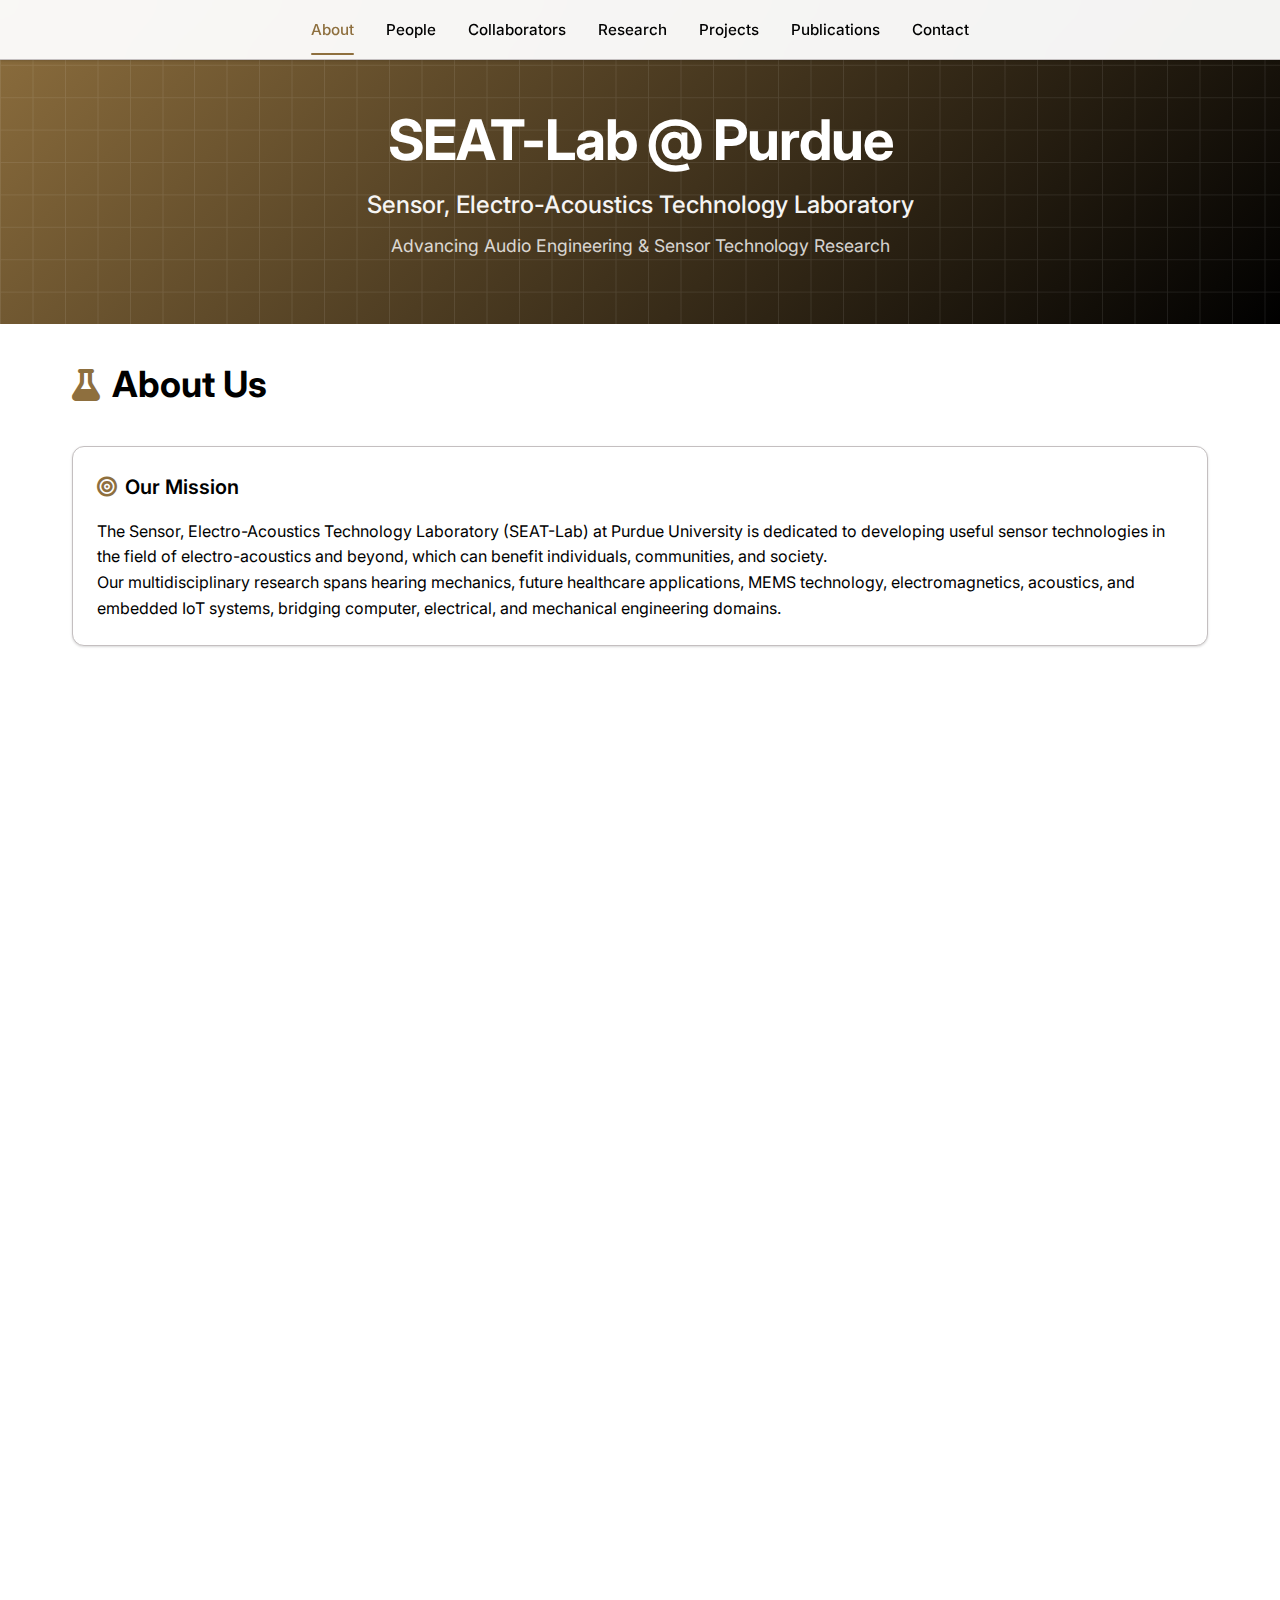
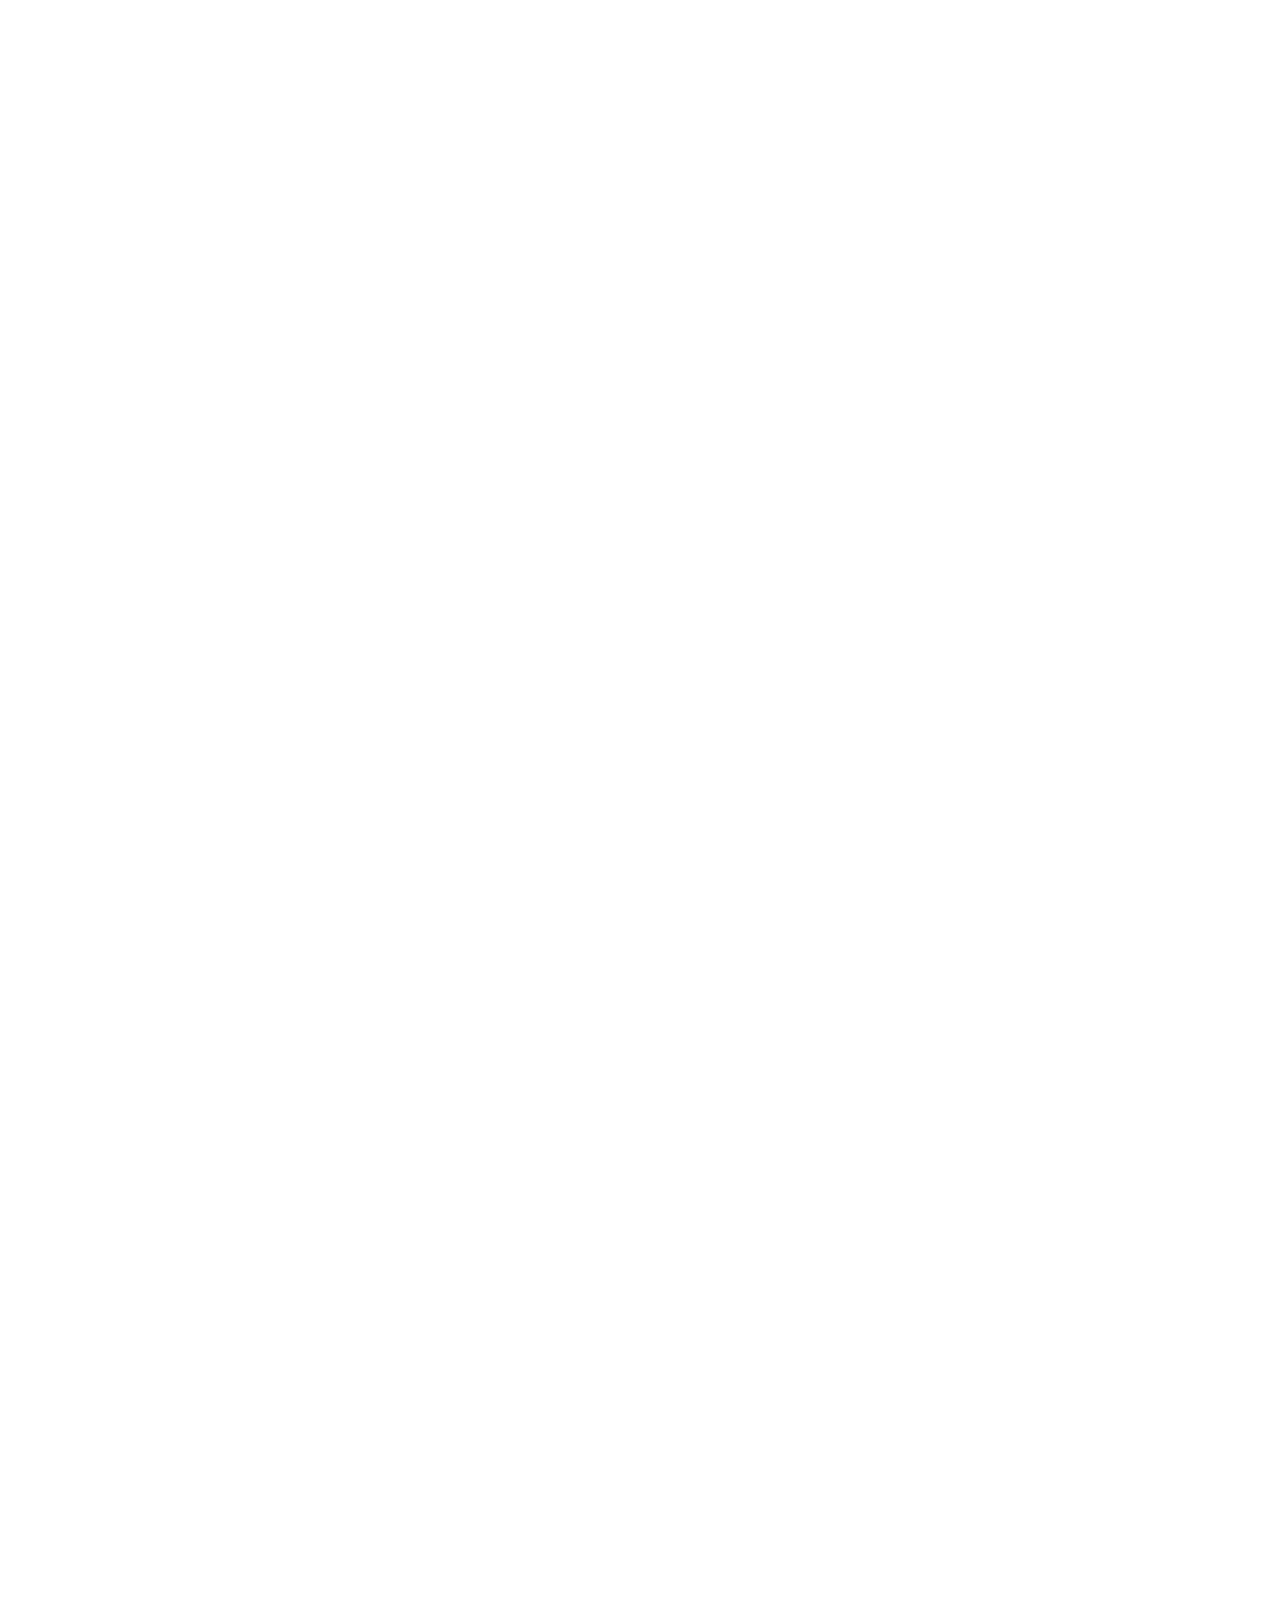
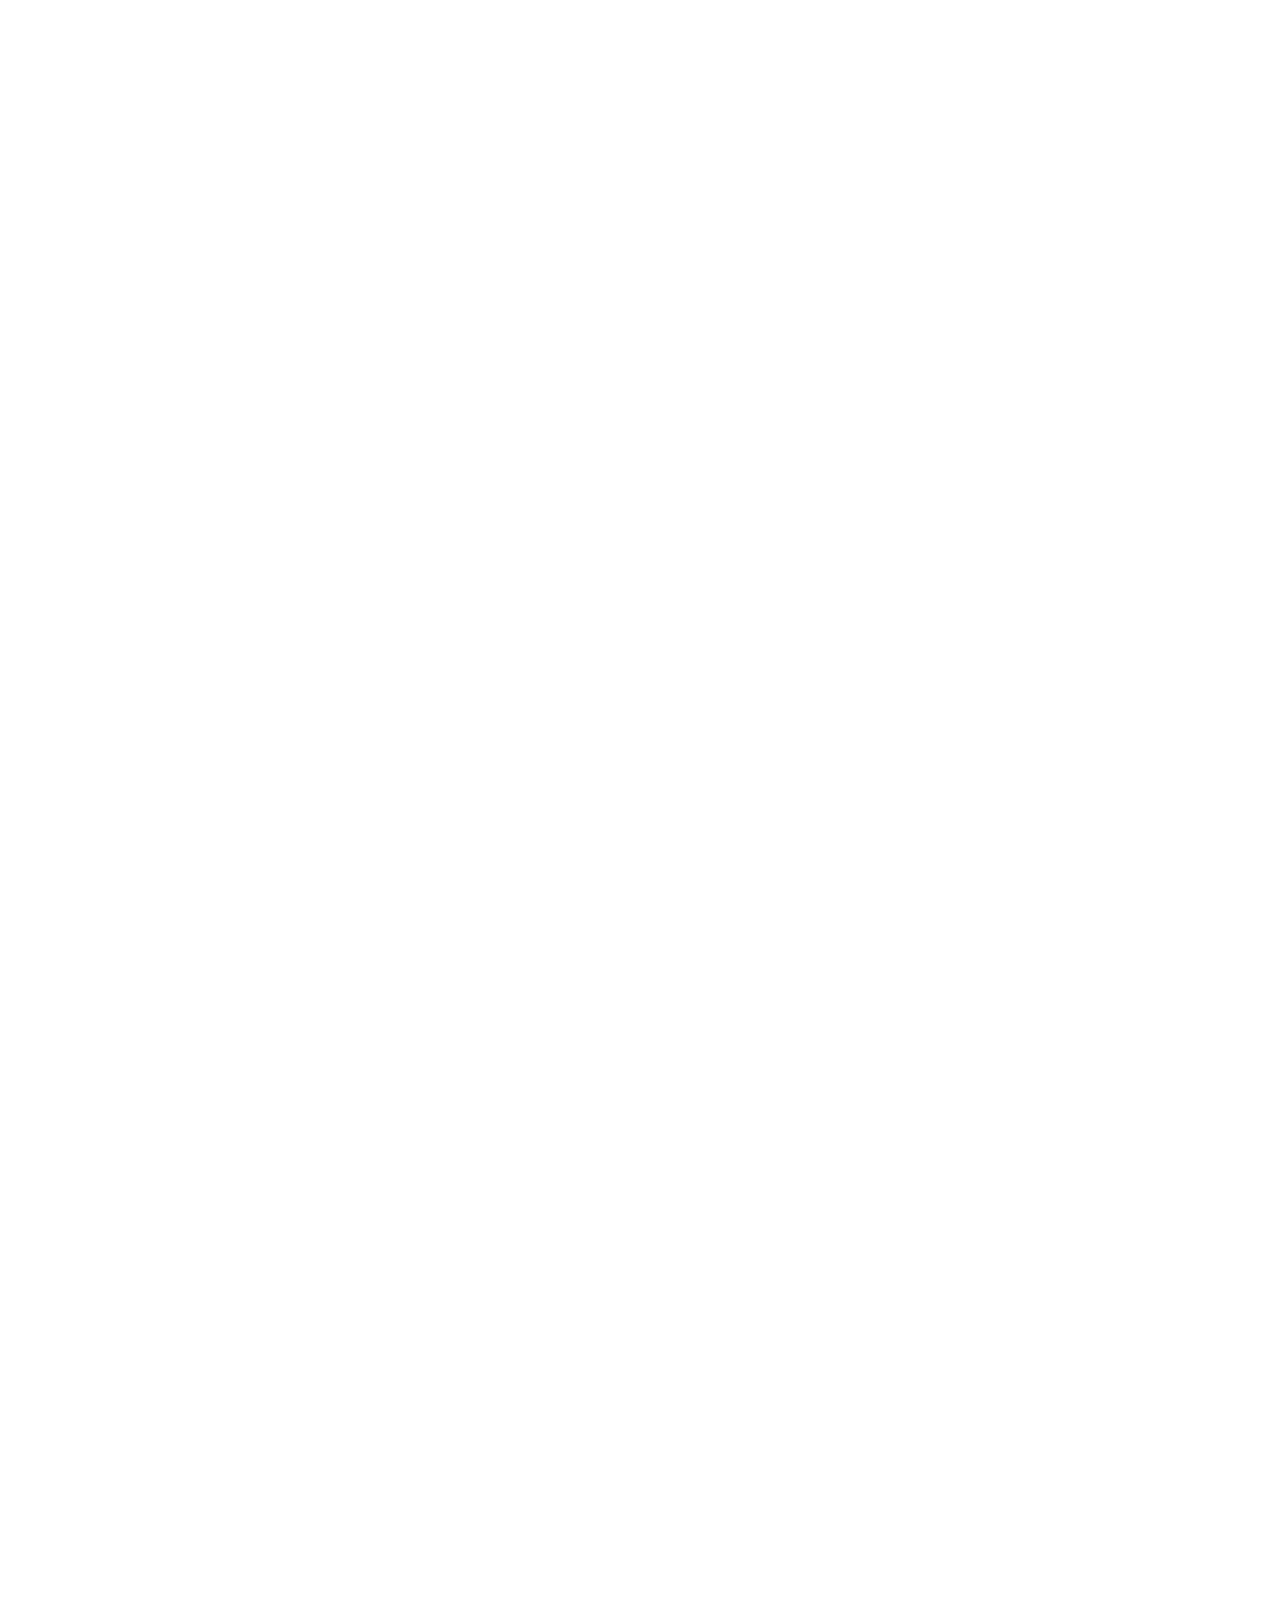
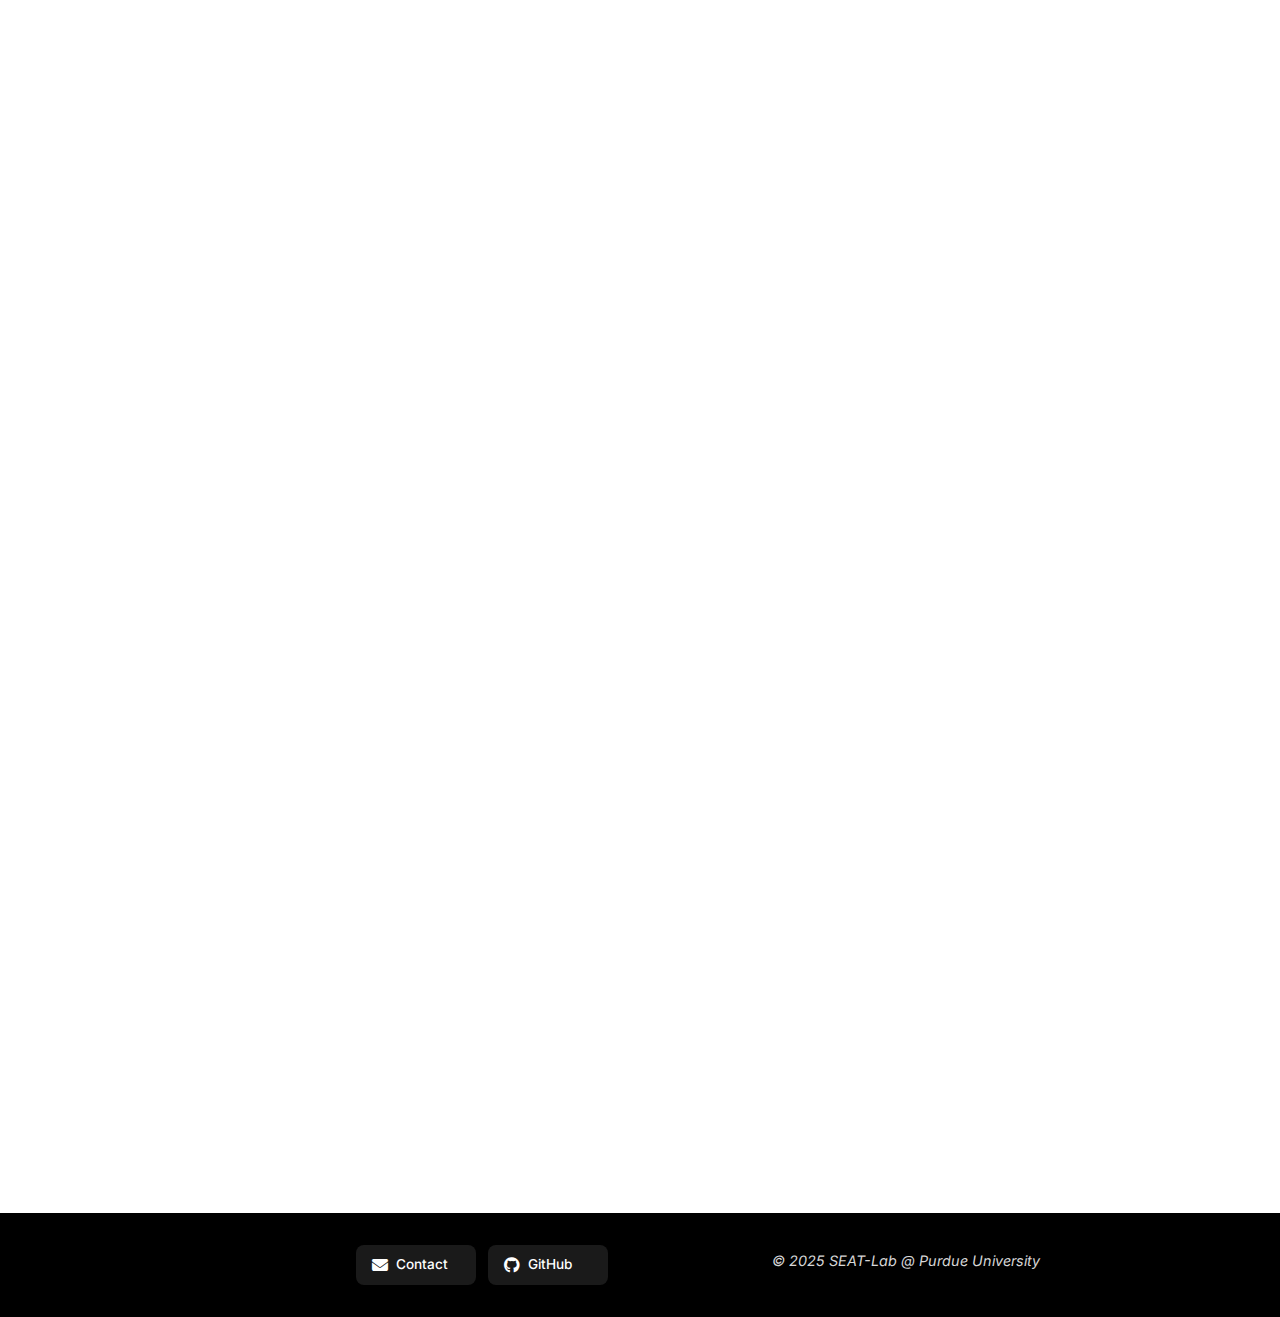
<file: index.html>
<!DOCTYPE html>
<html lang="en">
<head>
    <meta name="google-site-verification" content="XWWSoOOOvjL2eiB1G7jfkM6c2Z-rXZyBmSPSG9jO3aA" />
    <meta charset="UTF-8">
    <meta name="viewport" content="width=device-width, initial-scale=1.0">
    <title>SEAT-Lab @ Purdue - Sensor, Electro-Acoustics Technology Laboratory</title>
    <!-- Favicon settings -->
    <link rel="icon" type="image/png" href="assets/P_favicon.png">
    <link rel="icon" type="image/png" sizes="32x32" href="assets/P_favicon.png">
    <link rel="icon" type="image/png" sizes="16x16" href="assets/P_favicon.png">
    <link rel="apple-touch-icon" sizes="180x180" href="assets/P_favicon.png">
    <meta name="msapplication-TileImage" content="assets/P_favicon.png">
    <meta name="msapplication-TileColor" content="#8e6f3e">
    <style>
        /* Custom favicon media queries */
        @media (prefers-color-scheme: light) {
            link[rel="icon"] { 
                object-fit: contain !important;
            }
        }
        
        /* Critical CSS for immediate styling */
        :root {
            --primary-color: #8e6f3e;
            --secondary-color: #000000;
            --text-primary: #000000;
            --text-secondary: #555960;
            --background: #ffffff;
            --background-alt: #f8fafc;
            --border-color: #c4bfc0;
            --shadow: 0 1px 3px 0 rgba(0, 0, 0, 0.1), 0 1px 2px 0 rgba(0, 0, 0, 0.06);
            --shadow-md: 0 4px 6px -1px rgba(0, 0, 0, 0.1), 0 2px 4px -1px rgba(0, 0, 0, 0.06);
            --border-radius-lg: 12px;
            --transition: all 0.3s cubic-bezier(0.4, 0, 0.2, 1);
        }
        
        body {
            font-family: 'Inter', -apple-system, BlinkMacSystemFont, sans-serif;
            margin: 0;
            padding: 0;
            padding-top: 60px;
            background-color: var(--background);
            color: var(--text-primary);
        }
        
        header {
            background: linear-gradient(135deg, var(--primary-color) 0%, var(--secondary-color) 100%);
            color: white;
            text-align: center;
            padding: 3rem 2rem 2rem;
            margin-top: -60px;
        }
        
        .education-card, .skill-category, .timeline-content, .project-card, .overview-card {
            background: var(--background);
            border: 1px solid var(--border-color);
            border-radius: var(--border-radius-lg);
            padding: 1.5rem;
            box-shadow: var(--shadow-md);
            margin-bottom: 1rem;
        }
        
        .contact-link {
            display: inline-flex;
            align-items: center;
            gap: 0.5rem;
            color: white;
            text-decoration: none;
            padding: 0.75rem 1.25rem;
            background: rgba(255, 255, 255, 0.1);
            border-radius: 8px;
            margin: 0.5rem;
            font-weight: 500;
        }
        
    </style>
    <link rel="stylesheet" href="styles.css?v=2024">
    <link rel="preconnect" href="https://fonts.googleapis.com">
    <link rel="preconnect" href="https://fonts.gstatic.com" crossorigin>
    <link href="https://fonts.googleapis.com/css2?family=Inter:wght@300;400;500;600;700&family=JetBrains+Mono:wght@400;500&display=swap" rel="stylesheet">
    <link rel="stylesheet" href="https://cdnjs.cloudflare.com/ajax/libs/font-awesome/6.4.0/css/all.min.css">
    <meta name="description" content="SEAT-Lab @ Purdue - Sensor, Electro-Acoustics Technology Laboratory. Leading research in audio engineering, electroacoustics, and sensor technology at Purdue University.">
</head>
<body>
    <header>
        <div class="header-content">
            <div class="hero-text">
                <h1>SEAT-Lab @ Purdue</h1>
                <p class="subtitle">Sensor, Electro-Acoustics Technology Laboratory</p>
                <p class="subtitle-secondary">Advancing Audio Engineering & Sensor Technology Research</p>
            </div>
        </div>
    </header>

    <nav>
        <div class="nav-container">
            <button class="hamburger-menu" aria-label="Toggle menu">
                <span class="bar"></span>
                <span class="bar"></span>
                <span class="bar"></span>
            </button>
            <a href="#top" class="mobile-home-icon" aria-label="Home">
                <i class="fas fa-home"></i>
            </a>
            <ul class="nav-links">
                <li><a href="#about-lab">About</a></li>
                <li><a href="#people">People</a></li>
                <li><a href="#collaborators">Collaborators</a></li>
                <li><a href="#research">Research</a></li>
                <li><a href="#projects">Projects</a></li>
                <li><a href="#publications">Publications</a></li>
                <li><a href="#contact">Contact</a></li>
            </ul>
        </div>
        <div class="progress-container">
            <div class="progress-bar" id="progress-bar"></div>
        </div>
    </nav>
    
    <div class="nav-overlay"></div>

    <main>
        <section id="about-lab" class="content-section">
            <h2><i class="fas fa-flask"></i> About Us</h2>
            <div class="section-content">
                <div class="overview-card full-width">
                    <h3><i class="fas fa-bullseye"></i> Our Mission</h3>
                    <p>
                        The Sensor, Electro-Acoustics Technology Laboratory (SEAT-Lab) at Purdue University is dedicated to developing useful sensor technologies in the field of electro-acoustics and beyond, which can benefit individuals, communities, and society.
                    </p>
                    <p>
                        Our multidisciplinary research spans hearing mechanics, future healthcare applications, MEMS technology, electromagnetics, acoustics, and embedded IoT systems, bridging computer, electrical, and mechanical engineering domains.
                    </p>
                </div>
            </div>
        </section>

        <section id="people" class="content-section">
            <h2><i class="fas fa-users"></i> Our Team</h2>
            <div class="section-content">
                <div class="people-grid">
                    <!-- Faculty Professor -->
                    <div class="person-card">
                        <div class="person-info">
                            <h3>Faculty Professor</h3>
                            <p class="person-name">Dr. Noori Kim</p>
                            <p class="person-title">Assistant Professor, School of Engineering Technology</p>
                            <p class="person-description">
                                Dr. Kim earned her PhD in Electrical and Computer Engineering from the University of Illinois Urbana-Champaign and worked as a research fellow at Nanyang Technological University (Singapore). Her multidisciplinary research interests include Hearing Mechanics, Future Healthcare, MEMS, Electromagnetics, Acoustics, and Embedded Systems (IoT).
                            </p>
                            <div class="person-links">
                                <a href="mailto:kim4147@purdue.edu" class="person-link">
                                    <i class="fas fa-envelope"></i> Contact
                                </a>
                                <a href="https://www.linkedin.com/in/noorikim123/" target="_blank" class="person-link">
                                    <i class="fab fa-linkedin"></i> LinkedIn
                                </a>
                                <a href="https://www.noorikim.com/" target="_blank" class="person-link">
                                    <i class="fas fa-globe"></i> Website
                                </a>
                                <a href="https://polytechnic.purdue.edu/profile/kim4147" target="_blank" class="person-link">
                                    <i class="fas fa-user-tie"></i> Dr. Kim
                                </a>
                            </div>
                        </div>
                    </div>
                    
                    <!-- Graduate Students -->
                    <div class="person-card">
                        <div class="person-info">
                            <h3>Graduate Students</h3>
                            <div class="researcher-list">
                                <div class="researcher-item">
                                    <div class="researcher-header">
                                        <div class="researcher-basic-info">
                                            <p class="person-name">Jungjoo You</p>
                                            <p class="person-focus">MS Student in Engineering Technology (Co-supervised with Dr. Zhang)</p>
                                        </div>
                                        <button class="researcher-toggle" aria-label="Toggle details">
                                            <i class="fas fa-chevron-down"></i>
                                        </button>
                                    </div>
                                    <div class="researcher-details">
                                        <p class="person-description">
                                            Jungjoo is a master's student in Engineering Technology, working under the supervision of Dr. Zhang and Dr. Kim. His research focuses on developing a closed-loop control system prototype for tapered glass nanotube production, with an emphasis on achieving precise control of the orifice dimensions within the tapered glass tube. He previously earned dual Bachelor's degrees in Mechatronic Engineering Technology and Robotics Engineering Technology from Purdue University. Jungjoo is currently fulfilling his military service in South Korea and is expected to resume his MS studies in 2026.
                                        </p>
                                        <div class="person-links">
                                            <a href="mailto:you72@purdue.edu" class="person-link">
                                                <i class="fas fa-envelope"></i> Contact
                                            </a>
                                            <a href="https://www.linkedin.com/in/jungjoo-you/" target="_blank" class="person-link">
                                                <i class="fab fa-linkedin"></i> LinkedIn
                                            </a>
                                            <a href="https://polytechnic.purdue.edu/profile/hhzhang" target="_blank" class="person-link">
                                                <i class="fas fa-user-tie"></i> Dr. Zhang
                                            </a>
                                        </div>
                                    </div>
                                </div>
                                <div class="researcher-item">
                                    <div class="researcher-header">
                                        <div class="researcher-basic-info">
                                            <p class="person-name">Therese B Malinowski</p>
                                            <p class="person-focus">MS Student in Mechanical Engineering Technology (Co-supervised with Dr. French)</p>
                                        </div>
                                        <button class="researcher-toggle" aria-label="Toggle details">
                                            <i class="fas fa-chevron-down"></i>
                                        </button>
                                    </div>
                                    <div class="researcher-details">
                                        <p class="person-description">
                                            Therese is a master's student in Mechanical Engineering Technology, conducting research in structural acoustics under the supervision of Dr. Mark French, in collaboration with Dr. Kim. She previously graduated with distinction from Purdue University with two bachelor's degrees, in aerospace engineering and music technology. Currently, she is an engineering consultant with Purdue Technical Assistance Program in Manufacturing Engineering Partnerships, serving Indiana industries. Her research focuses on the spectral design of orchestral chime instruments.
                                        </p>
                                        <div class="person-links">
                                            <a href="mailto:tmalinow@purdue.edu" class="person-link">
                                                <i class="fas fa-envelope"></i> Contact
                                            </a>
                                            <a href="https://www.linkedin.com/in/t-malinowski/" target="_blank" class="person-link">
                                                <i class="fab fa-linkedin"></i> LinkedIn
                                            </a>
                                            <a href="https://polytechnic.purdue.edu/profile/rmfrench" target="_blank" class="person-link">
                                                <i class="fas fa-user-tie"></i> Dr. French
                                            </a>
                                        </div>
                                    </div>
                                </div>
                            </div>
                        </div>
                    </div>
                    
                    <!-- Undergraduate and Visiting Scholar -->
                    <div class="person-card">
                        <div class="person-info">
                            <h3>Undergraduate and Visiting Scholar</h3>
                            <div class="researcher-list">
                                <div class="researcher-item">
                                    <div class="researcher-header">
                                        <div class="researcher-basic-info">
                                            <p class="person-name">Sabatus Djordje</p>
                                            <p class="person-focus">Visiting Scholar - Electrical Engineering, University of Belgrade</p>
                                        </div>
                                        <button class="researcher-toggle" aria-label="Toggle details">
                                            <i class="fas fa-chevron-down"></i>
                                        </button>
                                    </div>
                                    <div class="researcher-details">
                                        <p class="person-description">
                                            Sabatus is a senior student in Electrical Engineering, specializing in Signals and Systems at the University of Belgrade, and a visiting scholar in the SEAT Lab at Purdue University. His work focuses on data analysis and visualization to uncover hearing health disparities across the United States. He investigates hearing health trends and contributes to shaping evidence-based public health recommendations.
                                        </p>
                                        <div class="person-links">
                                            <a href="mailto:dsabatus@purdue.edu" class="person-link">
                                                <i class="fas fa-envelope"></i> Contact
                                            </a>
                                        </div>
                                    </div>
                                </div>
                                <div class="researcher-item">
                                    <p class="person-name">Kevin Kim</p>
                                    <p class="person-focus">Research Assistant</p>
                                </div>
                                <div class="researcher-item">
                                    <p class="person-name">Keisuke Alexander Nakamura</p>
                                    <p class="person-focus">Research Assistant</p>
                                </div>
                            </div>
                        </div>
                    </div>
                    
                    <!-- Alumni -->
                    <div class="person-card">
                        <div class="person-info">
                            <h3>Alumni</h3>
                            <div class="researcher-list">
                                <div class="researcher-item">
                                    <div class="researcher-header">
                                        <div class="researcher-basic-info">
                                            <p class="person-name">Akshat Shrivastava</p>
                                            <p class="person-focus">B.S. Robotics Engineering Technology, May 2025 - Robotics Engineer at Foundation Robotics</p>
                                        </div>
                                        <button class="researcher-toggle" aria-label="Toggle details">
                                            <i class="fas fa-chevron-down"></i>
                                        </button>
                                    </div>
                                    <div class="researcher-details">
                                        <p class="person-description">
                                            Akshat graduated from Purdue University in May 2025 with a major in Robotics Technology. His work at SEAT lab focused on vibration detection and damping, where he built a test bench with sensors and actuators to study vibration behavior. He also worked on other robotic projects during his time at Purdue. Akshat gained industry experience at Tesla and Cummins. He is now working in San Francisco at Foundation Robotics as a Robotics Engineer.
                                        </p>
                                        <div class="person-links">
                                            <a href="mailto:akshat130301@gmail.com" class="person-link">
                                                <i class="fas fa-envelope"></i> Contact
                                            </a>
                                            <a href="https://linkedin.com/in/akshatshrivastava13" target="_blank" class="person-link">
                                                <i class="fab fa-linkedin"></i> LinkedIn
                                            </a>
                                            <a href="https://foundation.bot" target="_blank" class="person-link">
                                                <i class="fas fa-globe"></i> Foundation Robotics
                                            </a>
                                        </div>
                                    </div>
                                </div>
                                <div class="researcher-item">
                                    <div class="researcher-header">
                                        <div class="researcher-basic-info">
                                            <p class="person-name">Tobias Yoo</p>
                                            <p class="person-focus">B.S. Electrical and Audio Engineering Technology, May 2024 - Embedded Software Engineer at BAE Systems</p>
                                        </div>
                                        <button class="researcher-toggle" aria-label="Toggle details">
                                            <i class="fas fa-chevron-down"></i>
                                        </button>
                                    </div>
                                    <div class="researcher-details">
                                        <p class="person-description">
                                            Tobi graduated with a degree in Electrical and Audio Engineering Technology in May of 2024. His work at SEAT Lab involved collecting rudimentary test data with earphones with various acoustic loads, data parsing, and visualization. At Purdue, he focused on digital electronics and signal processing. He now works at BAE Systems Inc. as an Embedded Software Engineer.
                                        </p>
                                        <div class="person-links">
                                            <a href="mailto:truetobiyoo@gmail.com" class="person-link">
                                                <i class="fas fa-envelope"></i> Contact
                                            </a>
                                            <a href="https://www.linkedin.com/in/tobiyoo" target="_blank" class="person-link">
                                                <i class="fab fa-linkedin"></i> LinkedIn
                                            </a>
                                        </div>
                                    </div>
                                </div>
                                <div class="researcher-item">
                                    <div class="researcher-header">
                                        <div class="researcher-basic-info">
                                            <p class="person-name">Max Chen</p>
                                            <p class="person-focus">B.S. Robotics Engineering Technology, May 2025</p>
                                        </div>
                                        <button class="researcher-toggle" aria-label="Toggle details">
                                            <i class="fas fa-chevron-down"></i>
                                        </button>
                                    </div>
                                    <div class="researcher-details">
                                        <p class="person-description">
                                            Max graduated with a degree in Robotics Technology in May 2025. During his time at the SEAT Lab, he worked on developing a system for collecting earphone data under various acoustic loads, along with data parsing, visualization, and related tasks.
                                        </p>
                                        <div class="person-links">
                                            <a href="mailto:ckyb63@gmail.com subject=SEAT-Lab" class="person-link">
                                                <i class="fas fa-envelope"></i> Contact
                                            </a>
                                            <a href="https://www.linkedin.com/in/maxchen-cky/" target="_blank" class="person-link">
                                                <i class="fab fa-linkedin"></i> LinkedIn
                                            </a>
                                        </div>
                                    </div>
                                </div>
                            </div>
                        </div>
                    </div>
                </div>
            </div>
        </section>

        <section id="collaborators" class="content-section">
            <h2><i class="fas fa-handshake"></i> Collaborators</h2>
            <div class="section-content">
                <div class="collaborators-grid">
                    <!-- Purdue University Collaborators -->
                    <div class="collaborator-category">
                        <h3><i class="fas fa-university"></i> Purdue University</h3>
                        <!--<div class="collaborator-list">
                            <div class="collaborator-item">
                                <div class="collaborator-info">
                                    <h4></h4>
                                    <p class="collaborator-department"></p>
                                    <p class="collaborator-focus"></p>
                                    <div class="collaborator-links">
                                    </div>
                                </div>
                            </div>
                            
                            <div class="collaborator-item">
                                <div class="collaborator-info">
                                    <h4></h4>
                                    <p class="collaborator-department"></p>
                                    <p class="collaborator-focus"></p>
                                    <div class="collaborator-links">
                                    </div>
                                </div>
                            </div>
                        </div>
                    -->
                    </div>
                    
                    <!-- External Collaborators -->
                    <div class="collaborator-category">
                        <h3><i class="fas fa-globe-americas"></i> External Collaborators</h3>
                        <div class="collaborator-list">
                            
                            <!-- Placeholder for future collaborators -->
                            <!--
                            <div class="collaborator-item placeholder">
                                <div class="collaborator-info">
                                    <h4>Future Collaborations</h4>
                                    <p class="collaborator-department">Industry & Academic Partners</p>
                                    <p class="collaborator-focus">Expanding research partnerships in electro-acoustics and sensor technology</p>
                                    <div class="collaboration-note">
                                        <i class="fas fa-plus-circle"></i>
                                        <span>Open to new partnerships</span>
                                    </div>
                                </div>
                            </div>
                            -->
                        </div>
                    </div>
                </div>
            </div>
        </section>

        <section id="research" class="content-section">
            <h2><i class="fas fa-microscope"></i> Research focuses</h2>
            <div class="section-content">
                <div class="skills-grid">
                    <div class="skill-category">
                        <h3><i class="fas fa-ear-listen"></i> Hearing Mechanics</h3>
                        <div class="skill-tags">
                            <span class="skill-tag primary">Auditory Systems</span>
                            <span class="skill-tag primary">Acoustic Analysis</span>
                            <span class="skill-tag">Hearing Research</span>
                            <span class="skill-tag">Signal Processing</span>
                        </div>
                    </div>
                                        
                    <div class="skill-category">
                        <h3><i class="fas fa-microchip"></i> MEMS & Electromagnetics</h3>
                        <div class="skill-tags">
                            <span class="skill-tag primary">MEMS Design</span>
                            <span class="skill-tag">Electromagnetic Sensors</span>
                            <span class="skill-tag">Microfabrication</span>
                            <span class="skill-tag">RF Systems</span>
                            <span class="skill-tag">Sensor Integration</span>
                        </div>
                    </div>

                    <div class="skill-category">
                        <h3><i class="fas fa-brain"></i> Data Science & Machine Learning</h3>
                        <div class="skill-tags">
                            <span class="skill-tag primary">Neural Networks</span>
                            <span class="skill-tag primary">Data Analysis</span>
                            <span class="skill-tag">Impedance Features</span>
                            <span class="skill-tag">Visualization</span>
                            <span class="skill-tag">Pattern Recognition</span>
                        </div>
                    </div>
                    
                </div>
            </div>
        </section>

        <section id="projects" class="content-section">
            <div class="section-header">
                <h2><i class="fas fa-project-diagram"></i> Featured Projects</h2>
                <a href="projects.html" class="section-header-btn">
                    <i class="fas fa-arrow-right"></i> View All Projects
                </a>
            </div>
            <div class="section-content">
                <div class="projects-preview-grid">
                    <div class="project-preview-card">
                        <div class="project-preview-header">
                            <h3>Speaker-as-Sensor Technology</h3>
                        </div>
                        <p class="project-preview-description">
                            Developing innovative methods to use speakers as sensors for detecting acoustic loads using dense neural networks and impedance analysis.
                        </p>
                        <div class="project-preview-tech">
                            <span class="tech-tag">Machine Learning</span>
                            <span class="tech-tag">Signal Processing</span>
                            <span class="tech-tag">Acoustics</span>
                        </div>
                    </div>
                                        
                    <div class="project-preview-card">
                        <div class="project-preview-header">
                            <h3>Electroacoustic Coupling Investigation</h3>
                        </div>
                        <p class="project-preview-description">
                            Fundamental research exploring the complex relationships between acoustical loads and electrical impedance in audio transducers. This work aims to advance our understanding of electroacoustic coupling phenomena and develop new measurement methodologies. 
                        </p>
                        <div class="project-preview-tech">
                            <span class="tech-tag">Data Analysis</span>
                            <span class="tech-tag">Visualization</span>
                        </div>
                    </div>
                </div>
                
                <div class="section-footer mobile-only">
                    <a href="projects.html" class="view-more-btn">
                        <i class="fas fa-arrow-right"></i> View All Projects
                    </a>
                </div>
            </div>
        </section>

        <section id="publications" class="content-section">
            <div class="section-header">
                <h2><i class="fas fa-file-alt"></i> Publications</h2>
                <a href="publications.html" class="section-header-btn">
                    <i class="fas fa-arrow-right"></i> View All Publications
                </a>
            </div>
            <div class="section-content">
                <div class="publications-grid">
                    <div class="publication-card">
                        <div class="publication-header">
                            <h3>Recent Publications</h3>
                            <span class="publication-count">2025</span>
                        </div>
                        <div class="publication-list">
                            <div class="publication-item">
                                <h4>Using Speakers as Sensors: Detecting Acoustic Loads with Dense Neural Networks and Impedance Features</h4>
                                <p class="publication-authors">M. Chen, K. Alexander Nakamura, N. Kim</p>
                                <p class="publication-venue">Purdue Polytechnic Graduate Student Poster Symposium, 2025</p>
                                <div class="publication-links">
                                    <a href="https://doi.org/10.5703/1288284317876" target="_blank" class="publication-link">
                                        <i class="fas fa-external-link-alt"></i> View Extended Abstract
                                    </a>
                                </div>
                            </div>
                        </div>
                    </div>
                </div>
                
                <div class="section-footer mobile-only">
                    <a href="publications.html" class="view-more-btn">
                        <i class="fas fa-arrow-right"></i> View All Publications
                    </a>
                </div>
            </div>
        </section>

        <section id="contact" class="content-section">
            <h2><i class="fas fa-address-card"></i> Contact Us</h2>
            <div class="section-content">
                <div class="contact-grid">
                    <div class="contact-info">
                        <div class="contact-methods">
                            <div class="email-card">
                                <h3><i class="fas fa-envelope" style="color: var(--primary-color);"></i> Laboratory Contact</h3>
                                <div class="email-methods">
                                    
                                    <a href="mailto:kim4147@purdue.edu?subject=SEAT-Lab%20Contact%20from%20Website" class="email-method">
                                        <i class="fas fa-user-tie"></i>
                                        <div>
                                            <div class="main-info">
                                                <strong>Dr. Noori Kim</strong>
                                                <span>kim4147@purdue.edu</span>
                                            </div>
                                            <small>Research collaborations</small>
                                        </div>
                                    </a>
                                </div>
                            </div>
                            
                            <div class="contact-row">
                                <a href="tel:+17654962676" class="contact-method">
                                    <i class="fas fa-phone"></i>
                                    <div>
                                        <div class="main-info">
                                            <strong>Office Phone</strong>
                                            <span>+1 (765) 496-2676</span>
                                        </div>
                                        <small>Dr. Kim's office</small>
                                    </div>
                                </a>
                                
                                <a href="https://github.com/SEAT-Lab" target="_blank" class="contact-method">
                                    <i class="fab fa-github"></i>
                                    <div>
                                        <div class="main-info">
                                            <strong>GitHub</strong>
                                            <span>SEAT-Lab</span>
                                        </div>
                                        <small>Research repositories</small>
                                    </div>
                                </a>
                            </div>
                        </div>
                    </div>
                    
                    <div class="contact-sidebar">
                        <div class="resume-download">
                            <h3><i class="fas fa-handshake" style="color: var(--primary-color);"></i> Research Collaboration</h3>
                            <p>
                                SEAT-Lab welcomes collaborations with industry partners, academic institutions, and researchers interested in audio engineering and sensor technology.
                            </p>
                                                        
                            <div class="cv-section">
                                <h4><i class="fas fa-graduation-cap" style="color: var(--primary-color);"></i> Student Opportunities</h4>
                                <p style="text-align: left; color: var(--text-secondary); line-height: 1.6;">
                                    We offer research opportunities for graduate and undergraduate students interested in audio engineering, electroacoustics, and sensor technology.
                                </p>
                            </div>
                        </div>
                    </div>
                </div>
                
                <div class="contact-footer-cards">
                    <div class="availability-card">
                        <h3><i class="fas fa-clock" style="color: var(--primary-color);"></i> Lab Hours</h3>
                        <div class="availability-item">
                            <strong>Research Hours:</strong>
                            <span>Monday - Friday, 8:00 AM - 5:00 PM</span>
                        </div>
                        <div class="availability-item">
                            <strong>Appointments:</strong>
                            <span>By arrangement</span>
                        </div>
                        <div class="availability-item">
                            <strong>Response Time:</strong>
                            <span>Within 3 business days</span>
                        </div>
                    </div>

                    <div class="location-card">
                        <h3><i class="fas fa-map-marker-alt" style="color: var(--primary-color);"></i> Location & Address</h3>
                        <div class="location-item">
                            <strong>Laboratory:</strong>
                            <span>SEAT-Lab (DUDL), Purdue University</span>
                        </div>
                        <div class="location-item">
                            <strong>Office:</strong>
                            <span>KNOY Building, Room 131</span>
                        </div>
                        <div class="location-item">
                            <strong>Address:</strong>
                            <span>401 N. Grant St, West Lafayette, IN 47906</span>
                        </div>
                    </div>
                </div>
            </div>
        </section>

    </main>

    <a href="#top" class="back-to-top" aria-label="Back to top">
        <i class="fas fa-arrow-up"></i>
    </a>

    <footer>
        <div class="footer-content">
            <div class="footer-section footer-contact">
                <div class="footer-main">
                    <div class="footer-left">
                        <div class="social-links">
                            <a href="contact.html" target="_self" aria-label="Contact">
                                <i class="fas fa-envelope"></i>
                                <span>Contact</span>
                            </a>
                            <a href="https://github.com/SEAT-Lab" target="_blank" aria-label="SEAT-Lab GitHub">
                                <i class="fab fa-github"></i>
                                <span>GitHub</span>
                            </a>
                        </div>
                    </div>
                    
                    <div class="footer-right">
                        <div class="footer-info">
                            <p class="footer-title">© 2025 SEAT-Lab @ Purdue University</p>
                        </div>
                    </div>
                </div>
            </div>
        </div>
    </footer>

    <script src="script.js"></script>
</body>
</html>
</file>
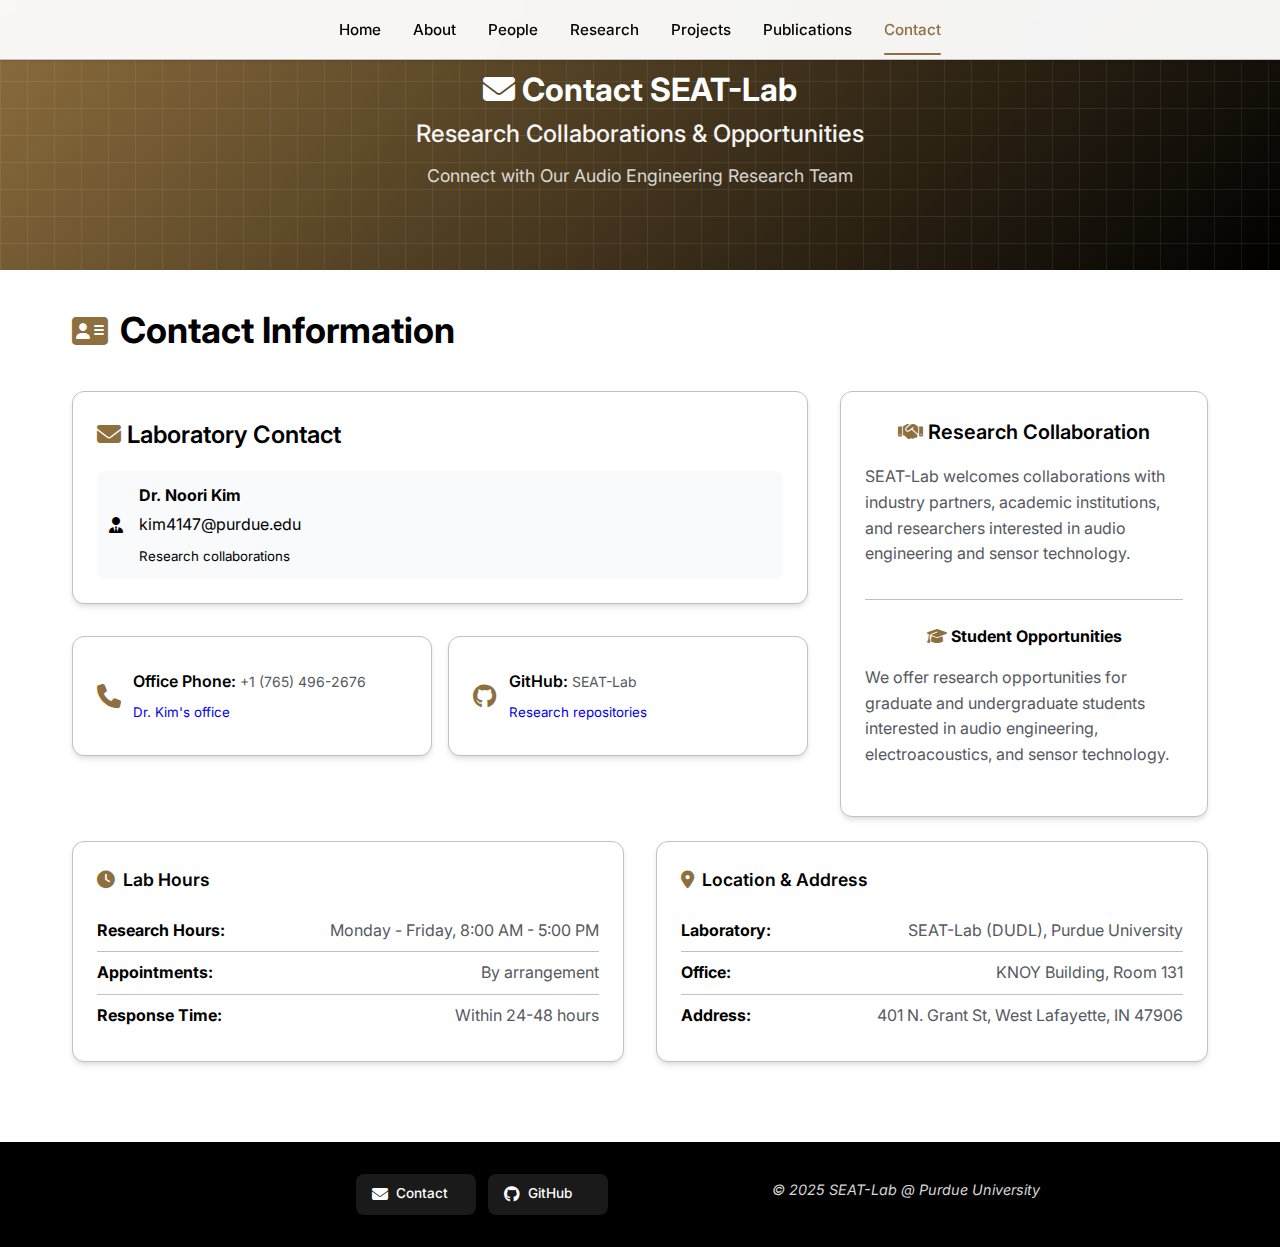
<file: contact.html>
<!DOCTYPE html>
<html lang="en">
<head>
    <meta charset="UTF-8">
    <meta name="viewport" content="width=device-width, initial-scale=1.0">
    <title>Contact - SEAT-Lab @ Purdue</title>
    <link rel="icon" type="image/svg+xml" href="pictures/favicon.svg">
    <link rel="icon" type="image/png" href="assets/P_favicon.png">
    <link rel="icon" type="image/png" sizes="32x32" href="assets/P_favicon.png">
    <link rel="icon" type="image/png" sizes="16x16" href="assets/P_favicon.png">
    <link rel="apple-touch-icon" sizes="180x180" href="assets/P_favicon.png">
    <meta name="msapplication-TileImage" content="assets/P_favicon.png">
    <meta name="msapplication-TileColor" content="#8e6f3e">
    <style>
        /* Critical CSS for immediate styling */
        .page-header {
            background: linear-gradient(135deg, var(--primary-color) 0%, var(--secondary-color) 100%);
            color: white;
            text-align: center;
            padding: 4rem 2rem 3rem;
            margin-top: -60px;
        }
    </style>
    <link rel="stylesheet" href="styles.css?v=2024">
    <link rel="preconnect" href="https://fonts.googleapis.com">
    <link rel="preconnect" href="https://fonts.gstatic.com" crossorigin>
    <link href="https://fonts.googleapis.com/css2?family=Inter:wght@300;400;500;600;700&family=JetBrains+Mono:wght@400;500&display=swap" rel="stylesheet">
    <link rel="stylesheet" href="https://cdnjs.cloudflare.com/ajax/libs/font-awesome/6.4.0/css/all.min.css">
    <meta name="description" content="Contact SEAT-Lab @ Purdue University - Sensor, Electro-Acoustics Technology Laboratory. Get in touch for research collaborations and opportunities.">
</head>
<body>
    <header class="page-header">
        <div class="header-content">
            <h1><i class="fas fa-envelope"></i> Contact SEAT-Lab</h1>
            <p class="subtitle">Research Collaborations & Opportunities</p>
            <p class="subtitle-secondary">Connect with Our Audio Engineering Research Team</p>
        </div>
    </header>

    <nav>
        <div class="nav-container">
            <button class="hamburger-menu" aria-label="Toggle menu">
                <span class="bar"></span>
                <span class="bar"></span>
                <span class="bar"></span>
            </button>
            <a href="index.html" class="mobile-home-icon" aria-label="Home">
                <i class="fas fa-home"></i>
            </a>
            <ul class="nav-links">
                <li><a href="index.html">Home</a></li>
                <li><a href="index.html#about-lab">About</a></li>
                <li><a href="index.html#people">People</a></li>
                <li><a href="index.html#research">Research</a></li>
                <li><a href="projects.html">Projects</a></li>
                <li><a href="index.html#publications">Publications</a></li>
                <li><a href="contact.html" class="active">Contact</a></li>
            </ul>
        </div>
        <div class="progress-container">
            <div class="progress-bar" id="progress-bar"></div>
        </div>
    </nav>
    
    <div class="nav-overlay"></div>

    <main>
        <section id="contact-methods" class="content-section">
            <h2><i class="fas fa-address-card"></i> Contact Information</h2>
            <div class="section-content">
                <div class="contact-grid">
                    <div class="contact-info">
                        <div class="contact-methods">
                            <div class="email-card">
                                <h3><i class="fas fa-envelope" style="color: var(--primary-color);"></i> Laboratory Contact</h3>
                                <div class="email-methods">
                                    
                                    <a href="mailto:kim4147@purdue.edu?subject=SEAT-Lab%20Contact%20from%20Website" class="email-method">
                                        <i class="fas fa-user-tie"></i>
                                        <div>
                                            <div class="main-info">
                                                <strong>Dr. Noori Kim</strong>
                                                <span>kim4147@purdue.edu</span>
                                            </div>
                                            <small>Research collaborations</small>
                                        </div>
                                    </a>
                                </div>
                            </div>
                            
                            <div class="contact-row">
                                <a href="tel:+17654962676" class="contact-method">
                                    <i class="fas fa-phone"></i>
                                    <div>
                                        <div class="main-info">
                                            <strong>Office Phone</strong>
                                            <span>+1 (765) 496-2676</span>
                                        </div>
                                        <small>Dr. Kim's office</small>
                                    </div>
                                </a>
                                
                                <a href="https://github.com/SEAT-Lab" target="_blank" class="contact-method">
                                    <i class="fab fa-github"></i>
                                    <div>
                                        <div class="main-info">
                                            <strong>GitHub</strong>
                                            <span>SEAT-Lab</span>
                                        </div>
                                        <small>Research repositories</small>
                                    </div>
                                </a>
                            </div>
                        </div>
                    </div>
                    
                    <div class="contact-sidebar">
                        <div class="resume-download">
                            <h3><i class="fas fa-handshake" style="color: var(--primary-color);"></i> Research Collaboration</h3>
                            <p>
                                SEAT-Lab welcomes collaborations with industry partners, academic institutions, and researchers interested in audio engineering and sensor technology.
                            </p>
                                                        
                            <div class="cv-section">
                                <h4><i class="fas fa-graduation-cap" style="color: var(--primary-color);"></i> Student Opportunities</h4>
                                <p style="text-align: left; color: var(--text-secondary); line-height: 1.6;">
                                    We offer research opportunities for graduate and undergraduate students interested in audio engineering, electroacoustics, and sensor technology.
                                </p>
                            </div>
                        </div>
                    </div>
                </div>
                
                <div class="contact-footer-cards">
                    <div class="availability-card">
                        <h3><i class="fas fa-clock" style="color: var(--primary-color);"></i> Lab Hours</h3>
                        <div class="availability-item">
                            <strong>Research Hours:</strong>
                            <span>Monday - Friday, 8:00 AM - 5:00 PM</span>
                        </div>
                        <div class="availability-item">
                            <strong>Appointments:</strong>
                            <span>By arrangement</span>
                        </div>
                        <div class="availability-item">
                            <strong>Response Time:</strong>
                            <span>Within 24-48 hours</span>
                        </div>
                    </div>

                    <div class="location-card">
                        <h3><i class="fas fa-map-marker-alt" style="color: var(--primary-color);"></i> Location & Address</h3>
                        <div class="location-item">
                            <strong>Laboratory:</strong>
                            <span>SEAT-Lab (DUDL), Purdue University</span>
                        </div>
                        <div class="location-item">
                            <strong>Office:</strong>
                            <span>KNOY Building, Room 131</span>
                        </div>
                        <div class="location-item">
                            <strong>Address:</strong>
                            <span>401 N. Grant St, West Lafayette, IN 47906</span>
                        </div>
                    </div>
                </div>
            </div>
        </section>


    </main>



    <a href="#top" class="back-to-top" aria-label="Back to top">
        <i class="fas fa-arrow-up"></i>
    </a>

    <footer>
        <div class="footer-content">
            <div class="footer-section footer-contact">
                <div class="footer-main">
                    <div class="footer-left">
                        <div class="social-links">
                            <a href="contact.html" target="_self" aria-label="Contact">
                                <i class="fas fa-envelope"></i>
                                <span>Contact</span>
                            </a>
                            <a href="https://github.com/SEAT-Lab" target="_blank" aria-label="SEAT-Lab GitHub">
                                <i class="fab fa-github"></i>
                                <span>GitHub</span>
                            </a>
                        </div>
                    </div>
                    
                    <div class="footer-right">
                        <div class="footer-info">
                            <p class="footer-title">© 2025 SEAT-Lab @ Purdue University</p>
                        </div>
                    </div>
                </div>
            </div>
        </div>
    </footer>

    <script src="script.js"></script>
</body>
</html>
</file>
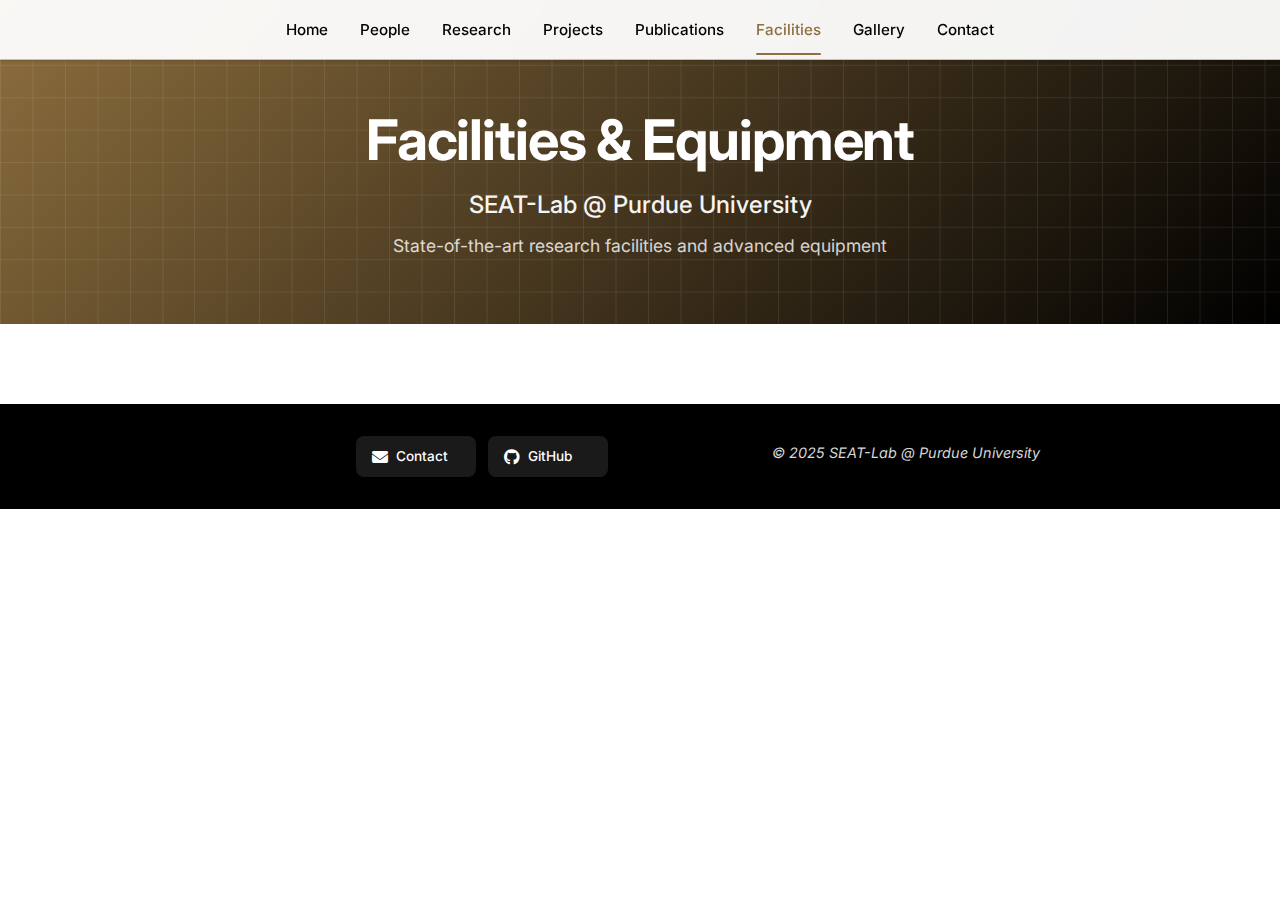
<file: facilities.html>
<!DOCTYPE html>
<html lang="en">
<head>
    <meta name="google-site-verification" content="XWWSoOOOvjL2eiB1G7jfkM6c2Z-rXZyBmSPSG9jO3aA" />
    <meta charset="UTF-8">
    <meta name="viewport" content="width=device-width, initial-scale=1.0">
    <title>Facilities & Equipment - SEAT-Lab @ Purdue</title>
    <!-- Favicon settings -->
    <link rel="icon" type="image/png" href="assets/P_favicon.png">
    <link rel="icon" type="image/png" sizes="32x32" href="assets/P_favicon.png">
    <link rel="icon" type="image/png" sizes="16x16" href="assets/P_favicon.png">
    <link rel="apple-touch-icon" sizes="180x180" href="assets/P_favicon.png">
    <meta name="msapplication-TileImage" content="assets/P_favicon.png">
    <meta name="msapplication-TileColor" content="#8e6f3e">
    <style>
        /* Custom favicon media queries */
        @media (prefers-color-scheme: light) {
            link[rel="icon"] { 
                object-fit: contain !important;
            }
        }
        
        /* Critical CSS for immediate styling */
        :root {
            --primary-color: #8e6f3e;
            --secondary-color: #000000;
            --text-primary: #000000;
            --text-secondary: #555960;
            --background: #ffffff;
            --background-alt: #f8fafc;
            --border-color: #c4bfc0;
            --shadow: 0 1px 3px 0 rgba(0, 0, 0, 0.1), 0 1px 2px 0 rgba(0, 0, 0, 0.06);
            --shadow-md: 0 4px 6px -1px rgba(0, 0, 0, 0.1), 0 2px 4px -1px rgba(0, 0, 0, 0.06);
            --border-radius-lg: 12px;
            --transition: all 0.3s cubic-bezier(0.4, 0, 0.2, 1);
        }
        
        body {
            font-family: 'Inter', -apple-system, BlinkMacSystemFont, sans-serif;
            margin: 0;
            padding: 0;
            padding-top: 60px;
            background-color: var(--background);
            color: var(--text-primary);
        }
        
        header {
            background: linear-gradient(135deg, var(--primary-color) 0%, var(--secondary-color) 100%);
            color: white;
            text-align: center;
            padding: 3rem 2rem 2rem;
            margin-top: -60px;
        }
        
        .equipment-card, .facility-card {
            background: var(--background);
            border: 1px solid var(--border-color);
            border-radius: var(--border-radius-lg);
            padding: 1.5rem;
            box-shadow: var(--shadow-md);
            margin-bottom: 1rem;
        }
        
        .contact-link {
            display: inline-flex;
            align-items: center;
            gap: 0.5rem;
            color: white;
            text-decoration: none;
            padding: 0.75rem 1.25rem;
            background: rgba(255, 255, 255, 0.1);
            border-radius: 8px;
            margin: 0.5rem;
            font-weight: 500;
        }
        
    </style>
    <link rel="stylesheet" href="styles.css?v=2024">
    <link rel="preconnect" href="https://fonts.googleapis.com">
    <link rel="preconnect" href="https://fonts.gstatic.com" crossorigin>
    <link href="https://fonts.googleapis.com/css2?family=Inter:wght@300;400;500;600;700&family=JetBrains+Mono:wght@400;500&display=swap" rel="stylesheet">
    <link rel="stylesheet" href="https://cdnjs.cloudflare.com/ajax/libs/font-awesome/6.4.0/css/all.min.css">
    <meta name="description" content="SEAT-Lab @ Purdue - Facilities and Equipment. Explore our state-of-the-art research facilities and advanced equipment for audio engineering and sensor technology research.">
</head>
<body>
    <header>
        <div class="header-content">
            <div class="hero-text">
                <h1>Facilities & Equipment</h1>
                <p class="subtitle">SEAT-Lab @ Purdue University</p>
                <p class="subtitle-secondary">State-of-the-art research facilities and advanced equipment</p>
            </div>
        </div>
    </header>

    <nav>
        <div class="nav-container">
            <button class="hamburger-menu" aria-label="Toggle menu">
                <span class="bar"></span>
                <span class="bar"></span>
                <span class="bar"></span>
            </button>
            <a href="index.html" class="mobile-home-icon" aria-label="Home">
                <i class="fas fa-home"></i>
            </a>
            <ul class="nav-links">
                <li><a href="index.html#about-lab">Home</a></li>
                <li><a href="index.html#people">People</a></li>
                <li><a href="index.html#research">Research</a></li>
                <li><a href="projects.html">Projects</a></li>
                <li><a href="publications.html">Publications</a></li>
                <li><a href="facilities.html" class="active">Facilities</a></li>
                <li><a href="gallery.html">Gallery</a></li>
                <li><a href="index.html#contact">Contact</a></li>
            </ul>
        </div>
        <div class="progress-container">
            <div class="progress-bar" id="progress-bar"></div>
        </div>
    </nav>
    
    <div class="nav-overlay"></div>

    <main>
        
    </main>

    <a href="#top" class="back-to-top" aria-label="Back to top">
        <i class="fas fa-arrow-up"></i>
    </a>

    <footer>
        <div class="footer-content">
            <div class="footer-section footer-contact">
                <div class="footer-main">
                    <div class="footer-left">
                        <div class="social-links">
                            <a href="index.html#contact" target="_self" aria-label="Contact">
                                <i class="fas fa-envelope"></i>
                                <span>Contact</span>
                            </a>
                            <a href="https://github.com/SEAT-Lab" target="_blank" aria-label="SEAT-Lab GitHub">
                                <i class="fab fa-github"></i>
                                <span>GitHub</span>
                            </a>
                        </div>
                    </div>
                    
                    <div class="footer-right">
                        <div class="footer-info">
                            <p class="footer-title">© 2025 SEAT-Lab @ Purdue University</p>
                        </div>
                    </div>
                </div>
            </div>
        </div>
    </footer>

    <script src="script.js"></script>
</body>
</html>
</file>
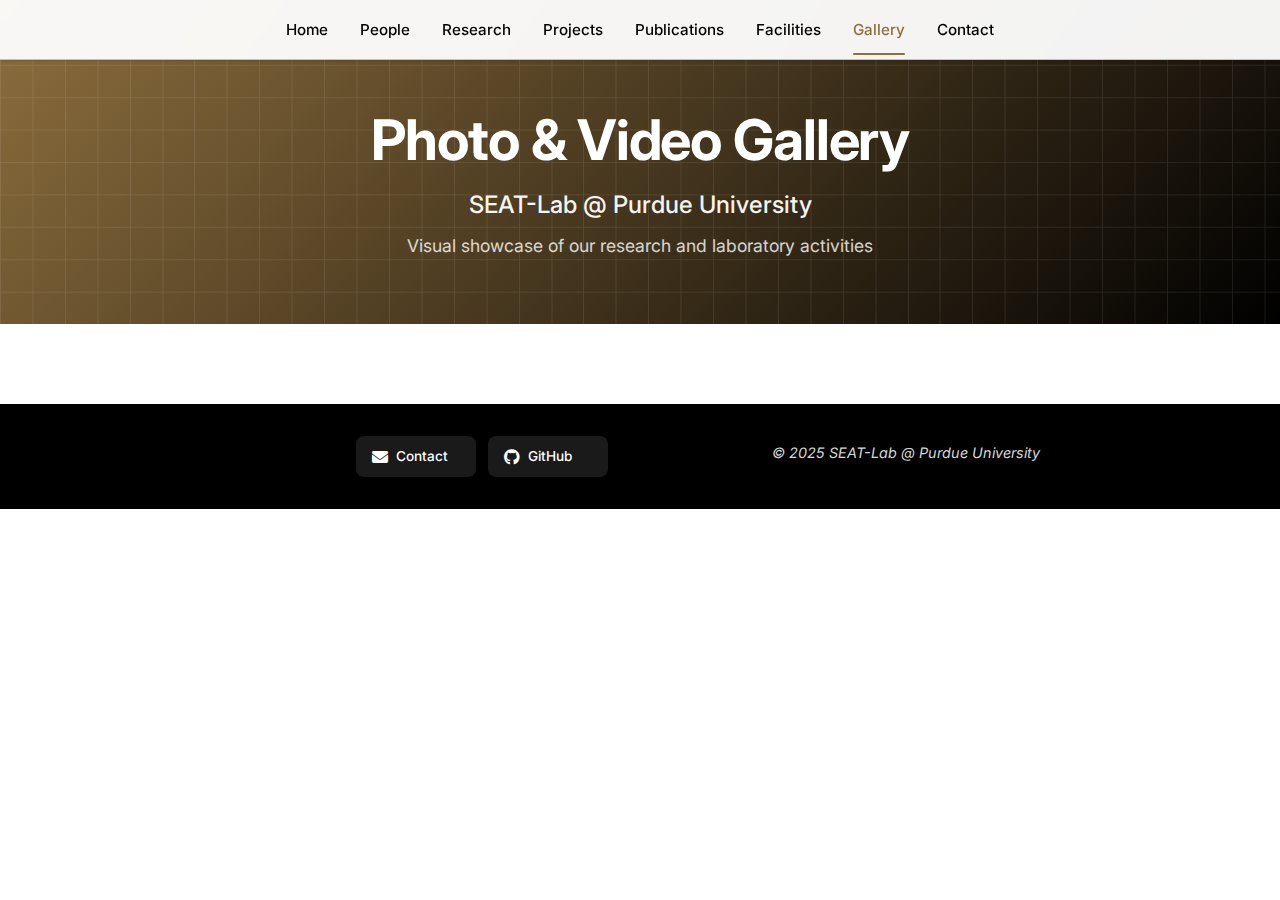
<file: gallery.html>
<!DOCTYPE html>
<html lang="en">
<head>
    <meta name="google-site-verification" content="XWWSoOOOvjL2eiB1G7jfkM6c2Z-rXZyBmSPSG9jO3aA" />
    <meta charset="UTF-8">
    <meta name="viewport" content="width=device-width, initial-scale=1.0">
    <title>Photo & Video Gallery - SEAT-Lab @ Purdue</title>
    <!-- Favicon settings -->
    <link rel="icon" type="image/png" href="assets/P_favicon.png">
    <link rel="icon" type="image/png" sizes="32x32" href="assets/P_favicon.png">
    <link rel="icon" type="image/png" sizes="16x16" href="assets/P_favicon.png">
    <link rel="apple-touch-icon" sizes="180x180" href="assets/P_favicon.png">
    <meta name="msapplication-TileImage" content="assets/P_favicon.png">
    <meta name="msapplication-TileColor" content="#8e6f3e">
    <style>
        /* Custom favicon media queries */
        @media (prefers-color-scheme: light) {
            link[rel="icon"] { 
                object-fit: contain !important;
            }
        }
        
        /* Critical CSS for immediate styling */
        :root {
            --primary-color: #8e6f3e;
            --secondary-color: #000000;
            --text-primary: #000000;
            --text-secondary: #555960;
            --background: #ffffff;
            --background-alt: #f8fafc;
            --border-color: #c4bfc0;
            --shadow: 0 1px 3px 0 rgba(0, 0, 0, 0.1), 0 1px 2px 0 rgba(0, 0, 0, 0.06);
            --shadow-md: 0 4px 6px -1px rgba(0, 0, 0, 0.1), 0 2px 4px -1px rgba(0, 0, 0, 0.06);
            --border-radius-lg: 12px;
            --transition: all 0.3s cubic-bezier(0.4, 0, 0.2, 1);
        }
        
        body {
            font-family: 'Inter', -apple-system, BlinkMacSystemFont, sans-serif;
            margin: 0;
            padding: 0;
            padding-top: 60px;
            background-color: var(--background);
            color: var(--text-primary);
        }
        
        header {
            background: linear-gradient(135deg, var(--primary-color) 0%, var(--secondary-color) 100%);
            color: white;
            text-align: center;
            padding: 3rem 2rem 2rem;
            margin-top: -60px;
        }
        
        .gallery-card, .media-card {
            background: var(--background);
            border: 1px solid var(--border-color);
            border-radius: var(--border-radius-lg);
            padding: 1.5rem;
            box-shadow: var(--shadow-md);
            margin-bottom: 1rem;
        }
        
        .contact-link {
            display: inline-flex;
            align-items: center;
            gap: 0.5rem;
            color: white;
            text-decoration: none;
            padding: 0.75rem 1.25rem;
            background: rgba(255, 255, 255, 0.1);
            border-radius: 8px;
            margin: 0.5rem;
            font-weight: 500;
        }
        
    </style>
    <link rel="stylesheet" href="styles.css?v=2024">
    <link rel="preconnect" href="https://fonts.googleapis.com">
    <link rel="preconnect" href="https://fonts.gstatic.com" crossorigin>
    <link href="https://fonts.googleapis.com/css2?family=Inter:wght@300;400;500;600;700&family=JetBrains+Mono:wght@400;500&display=swap" rel="stylesheet">
    <link rel="stylesheet" href="https://cdnjs.cloudflare.com/ajax/libs/font-awesome/6.4.0/css/all.min.css">
    <meta name="description" content="SEAT-Lab @ Purdue - Photo & Video Gallery. Explore our research activities, laboratory facilities, and team through photos and videos showcasing our work in audio engineering and sensor technology.">
</head>
<body>
    <header>
        <div class="header-content">
            <div class="hero-text">
                <h1>Photo & Video Gallery</h1>
                <p class="subtitle">SEAT-Lab @ Purdue University</p>
                <p class="subtitle-secondary">Visual showcase of our research and laboratory activities</p>
            </div>
        </div>
    </header>

    <nav>
        <div class="nav-container">
            <button class="hamburger-menu" aria-label="Toggle menu">
                <span class="bar"></span>
                <span class="bar"></span>
                <span class="bar"></span>
            </button>
            <a href="index.html" class="mobile-home-icon" aria-label="Home">
                <i class="fas fa-home"></i>
            </a>
            <ul class="nav-links">
                <li><a href="index.html#about-lab">Home</a></li>
                <li><a href="index.html#people">People</a></li>
                <li><a href="index.html#research">Research</a></li>
                <li><a href="projects.html">Projects</a></li>
                <li><a href="publications.html">Publications</a></li>
                <li><a href="facilities.html">Facilities</a></li>
                <li><a href="gallery.html" class="active">Gallery</a></li>
                <li><a href="index.html#contact">Contact</a></li>
            </ul>
        </div>
        <div class="progress-container">
            <div class="progress-bar" id="progress-bar"></div>
        </div>
    </nav>
    
    <div class="nav-overlay"></div>

    <main>

    </main>

    <a href="#top" class="back-to-top" aria-label="Back to top">
        <i class="fas fa-arrow-up"></i>
    </a>

    <footer>
        <div class="footer-content">
            <div class="footer-section footer-contact">
                <div class="footer-main">
                    <div class="footer-left">
                        <div class="social-links">
                            <a href="index.html#contact" target="_self" aria-label="Contact">
                                <i class="fas fa-envelope"></i>
                                <span>Contact</span>
                            </a>
                            <a href="https://github.com/SEAT-Lab" target="_blank" aria-label="SEAT-Lab GitHub">
                                <i class="fab fa-github"></i>
                                <span>GitHub</span>
                            </a>
                        </div>
                    </div>
                    
                    <div class="footer-right">
                        <div class="footer-info">
                            <p class="footer-title">© 2025 SEAT-Lab @ Purdue University</p>
                        </div>
                    </div>
                </div>
            </div>
        </div>
    </footer>

    <script src="script.js"></script>
</body>
</html>
</file>
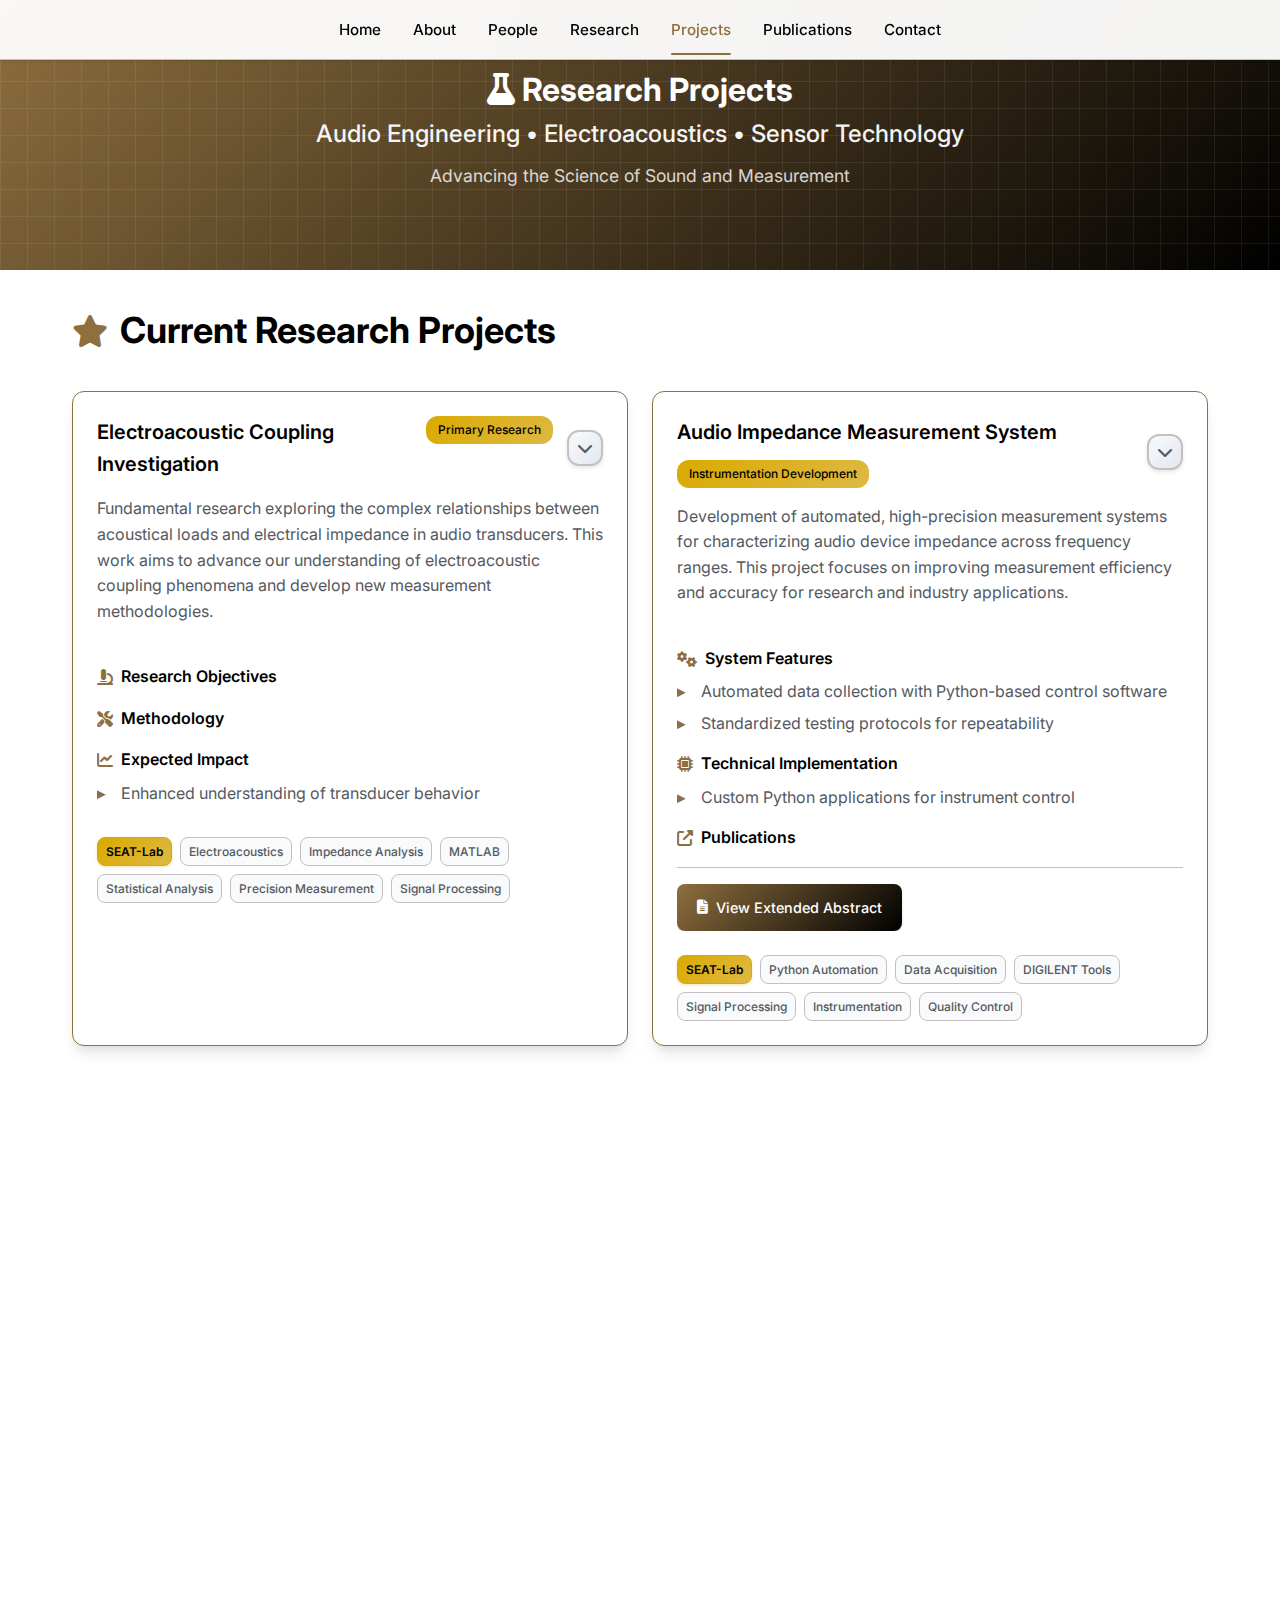
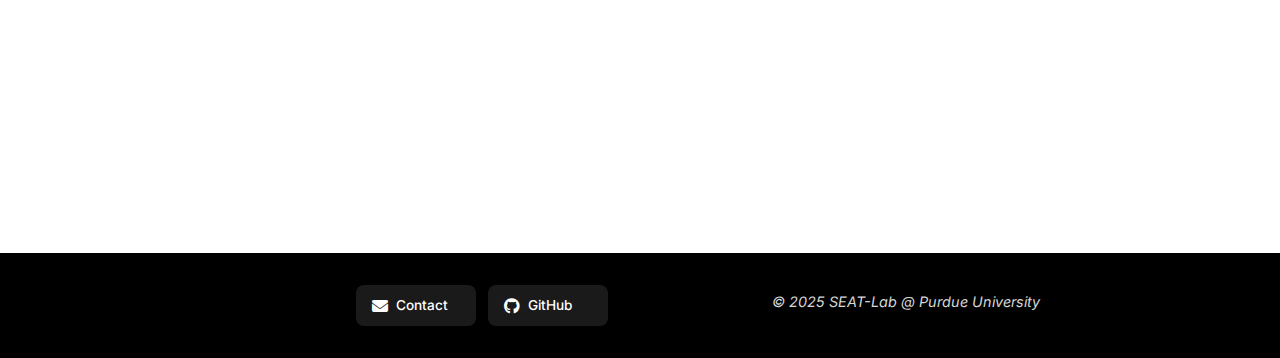
<file: projects.html>
<!DOCTYPE html>
<html lang="en">
<head>
    <meta charset="UTF-8">
    <meta name="viewport" content="width=device-width, initial-scale=1.0">
    <title>Research Projects - SEAT-Lab @ Purdue</title>
    <link rel="icon" type="image/svg+xml" href="pictures/favicon.svg">
    <link rel="icon" type="image/png" href="assets/P_favicon.png">
    <link rel="icon" type="image/png" sizes="32x32" href="assets/P_favicon.png">
    <link rel="icon" type="image/png" sizes="16x16" href="assets/P_favicon.png">
    <link rel="apple-touch-icon" sizes="180x180" href="assets/P_favicon.png">
    <meta name="msapplication-TileImage" content="assets/P_favicon.png">
    <meta name="msapplication-TileColor" content="#8e6f3e">
    <style>
        /* Critical CSS for immediate styling */
        :root {
            --primary-color: #8e6f3e;
            --secondary-color: #000000;
            --text-primary: #000000;
            --text-secondary: #555960;
            --background: #ffffff;
            --background-alt: #f8fafc;
            --border-color: #c4bfc0;
            --shadow: 0 1px 3px 0 rgba(0, 0, 0, 0.1), 0 1px 2px 0 rgba(0, 0, 0, 0.06);
            --shadow-md: 0 4px 6px -1px rgba(0, 0, 0, 0.1), 0 2px 4px -1px rgba(0, 0, 0, 0.06);
            --border-radius-lg: 12px;
            --transition: all 0.3s cubic-bezier(0.4, 0, 0.2, 1);
        }
        
        body {
            font-family: 'Inter', -apple-system, BlinkMacSystemFont, sans-serif;
            margin: 0;
            padding: 0;
            padding-top: 60px;
            background-color: var(--background);
            color: var(--text-primary);
        }
        
        .page-header {
            background: linear-gradient(135deg, var(--primary-color) 0%, var(--secondary-color) 100%);
            color: white;
            text-align: center;
            padding: 4rem 2rem 3rem;
            margin-top: -60px;
        }
        
        .project-card {
            background: var(--background);
            border: 1px solid var(--border-color);
            border-radius: var(--border-radius-lg);
            padding: 1.5rem;
            box-shadow: var(--shadow-md);
            margin-bottom: 1rem;
        }
    </style>
    <link rel="stylesheet" href="styles.css?v=2024">
    <link rel="preconnect" href="https://fonts.googleapis.com">
    <link rel="preconnect" href="https://fonts.gstatic.com" crossorigin>
    <link href="https://fonts.googleapis.com/css2?family=Inter:wght@300;400;500;600;700&family=JetBrains+Mono:wght@400;500&display=swap" rel="stylesheet">
    <link rel="stylesheet" href="https://cdnjs.cloudflare.com/ajax/libs/font-awesome/6.4.0/css/all.min.css">
    <meta name="description" content="Research Projects - SEAT-Lab @ Purdue University. Explore our cutting-edge research in audio engineering, electroacoustics, and sensor technology.">
</head>
<body>
    <header class="page-header">
        <div class="header-content">
            <h1><i class="fas fa-flask"></i> Research Projects</h1>
            <p class="subtitle">Audio Engineering • Electroacoustics • Sensor Technology</p>
            <p class="subtitle-secondary">Advancing the Science of Sound and Measurement</p>
        </div>
    </header>

    <nav>
        <div class="nav-container">
            <button class="hamburger-menu" aria-label="Toggle menu">
                <span class="bar"></span>
                <span class="bar"></span>
                <span class="bar"></span>
            </button>
            <a href="index.html" class="mobile-home-icon" aria-label="Home">
                <i class="fas fa-home"></i>
            </a>
            <ul class="nav-links">
                <li><a href="index.html">Home</a></li>
                <li><a href="index.html#about-lab">About</a></li>
                <li><a href="index.html#people">People</a></li>
                <li><a href="index.html#research">Research</a></li>
                <li><a href="projects.html" class="active">Projects</a></li>
                <li><a href="index.html#publications">Publications</a></li>
                <li><a href="contact.html">Contact</a></li>
            </ul>
        </div>
        <div class="progress-container">
            <div class="progress-bar" id="progress-bar"></div>
        </div>
    </nav>
    
    <div class="nav-overlay"></div>

    <main>
        <section id="current-research" class="content-section">
            <h2><i class="fas fa-star"></i> Current Research Projects</h2>
            <div class="section-content">
                <div class="projects-grid">
                    <div class="project-card featured">
                        <div class="project-collapsible-header">
                            <div class="project-header">
                                <h3>Electroacoustic Coupling Investigation</h3>
                                <span class="project-type featured">Primary Research</span>
                            </div>
                            <button class="project-collapse-btn" aria-label="Toggle project details">
                                <i class="fas fa-chevron-down"></i>
                            </button>
                        </div>
                        <p>
                            Fundamental research exploring the complex relationships between acoustical loads and electrical impedance in audio transducers. 
                            This work aims to advance our understanding of electroacoustic coupling phenomena and develop new measurement methodologies.
                        </p>
                        
                        <div class="project-details">
                            <h4><i class="fas fa-microscope"></i> Research Objectives</h4>
                            <ul>
                            </ul>
                            
                            <h4><i class="fas fa-tools"></i> Methodology</h4>
                            <ul>
                            </ul>
                            
                            <h4><i class="fas fa-chart-line"></i> Expected Impact</h4>
                            <ul>
                                <li>Enhanced understanding of transducer behavior</li>
                            </ul>
                        </div>
                        
                        <div class="project-tech">
                            <span class="tech-tag lab">SEAT-Lab</span>
                            <span class="tech-tag primary">Electroacoustics</span>
                            <span class="tech-tag primary">Impedance Analysis</span>
                            <span class="tech-tag">MATLAB</span>
                            <span class="tech-tag">Statistical Analysis</span>
                            <span class="tech-tag">Precision Measurement</span>
                            <span class="tech-tag">Signal Processing</span>
                        </div>
                    </div>

                    <div class="project-card featured">
                        <div class="project-collapsible-header">
                            <div class="project-header">
                                <h3>Audio Impedance Measurement System</h3>
                                <span class="project-type featured">Instrumentation Development</span>
                            </div>
                            <button class="project-collapse-btn" aria-label="Toggle project details">
                                <i class="fas fa-chevron-down"></i>
                            </button>
                        </div>
                        <p>
                            Development of automated, high-precision measurement systems for characterizing audio device impedance across frequency ranges. 
                            This project focuses on improving measurement efficiency and accuracy for research and industry applications.
                        </p>
                        
                        <div class="project-details">
                            <h4><i class="fas fa-cogs"></i> System Features</h4>
                            <ul>
                                <li>Automated data collection with Python-based control software</li>
                                <li>Standardized testing protocols for repeatability</li>
                            </ul>
                            
                            <h4><i class="fas fa-microchip"></i> Technical Implementation</h4>
                            <ul>
                                <li>Custom Python applications for instrument control</li>
                            </ul>
                            
                            <h4><i class="fas fa-external-link-alt"></i> Publications</h4>
                            <div class="project-links">
                                <a href="https://doi.org/10.5703/1288284317876" target="_blank" class="project-link-btn">
                                    <i class="fas fa-file-alt"></i> View Extended Abstract
                                </a>
                            </div>
                        </div>
                        
                        <div class="project-tech">
                            <span class="tech-tag lab">SEAT-Lab</span>
                            <span class="tech-tag primary">Python Automation</span>
                            <span class="tech-tag primary">Data Acquisition</span>
                            <span class="tech-tag">DIGILENT Tools</span>
                            <span class="tech-tag">Signal Processing</span>
                            <span class="tech-tag">Instrumentation</span>
                            <span class="tech-tag">Quality Control</span>
                        </div>
                    </div>
                </div>
            </div>
        </section>

        <section id="sensor-technology" class="content-section">
            <h2><i class="fas fa-microchip"></i> Sensor Technology Development</h2>
            <div class="section-content">
                <div class="projects-grid">
                    <div class="project-card">
                        <div class="project-collapsible-header">
                            <div class="project-header">
                                <h3>Advanced Audio Sensor Integration</h3>
                                <span class="project-type">Technology Development</span>
                            </div>
                            <button class="project-collapse-btn" aria-label="Toggle project details">
                                <i class="fas fa-chevron-down"></i>
                            </button>
                        </div>
                        <p>
                            Development of next-generation sensor systems for audio applications, focusing on improved sensitivity, 
                            reduced noise, and enhanced integration capabilities for modern audio devices.
                        </p>
                        
                        <div class="project-details">
                            <h4><i class="fas fa-cogs"></i> Technical Objectives</h4>
                            <ul>
                                <li>Design high-sensitivity acoustic sensors with improved SNR</li>
                                <li>Develop miniaturized sensor packages for portable applications</li>
                                <li>Integrate smart signal processing at the sensor level</li>
                                <li>Create standardized interfaces for system integration</li>
                            </ul>
                            
                            <h4><i class="fas fa-tools"></i> Development Approach</h4>
                            <ul>
                                <li>MEMS-based sensor design and fabrication</li>
                                <li>Advanced signal conditioning circuits</li>
                                <li>Digital signal processing integration</li>
                                <li>Environmental compensation algorithms</li>
                            </ul>
                        </div>
                        
                        <div class="project-tech">
                            <span class="tech-tag lab">SEAT-Lab</span>
                            <span class="tech-tag primary">MEMS Technology</span>
                            <span class="tech-tag">Sensor Design</span>
                            <span class="tech-tag">Signal Conditioning</span>
                            <span class="tech-tag">Digital Processing</span>
                            <span class="tech-tag">System Integration</span>
                        </div>
                    </div>
                </div>
            </div>
        </section>

    </main>

    <a href="#top" class="back-to-top" aria-label="Back to top">
        <i class="fas fa-arrow-up"></i>
    </a>

    <footer>
        <div class="footer-content">
            <div class="footer-section footer-contact">
                <div class="footer-main">
                    <div class="footer-left">
                        <div class="social-links">
                            <a href="contact.html" target="_self" aria-label="Contact">
                                <i class="fas fa-envelope"></i>
                                <span>Contact</span>
                            </a>
                            <a href="https://github.com/SEAT-Lab" target="_blank" aria-label="SEAT-Lab GitHub">
                                <i class="fab fa-github"></i>
                                <span>GitHub</span>
                            </a>
                        </div>
                    </div>
                    
                    <div class="footer-right">
                        <div class="footer-info">
                            <p class="footer-title">© 2025 SEAT-Lab @ Purdue University</p>
                        </div>
                    </div>
                </div>
            </div>
        </div>
    </footer>

    <script src="script.js"></script>
</body>
</html>
</file>
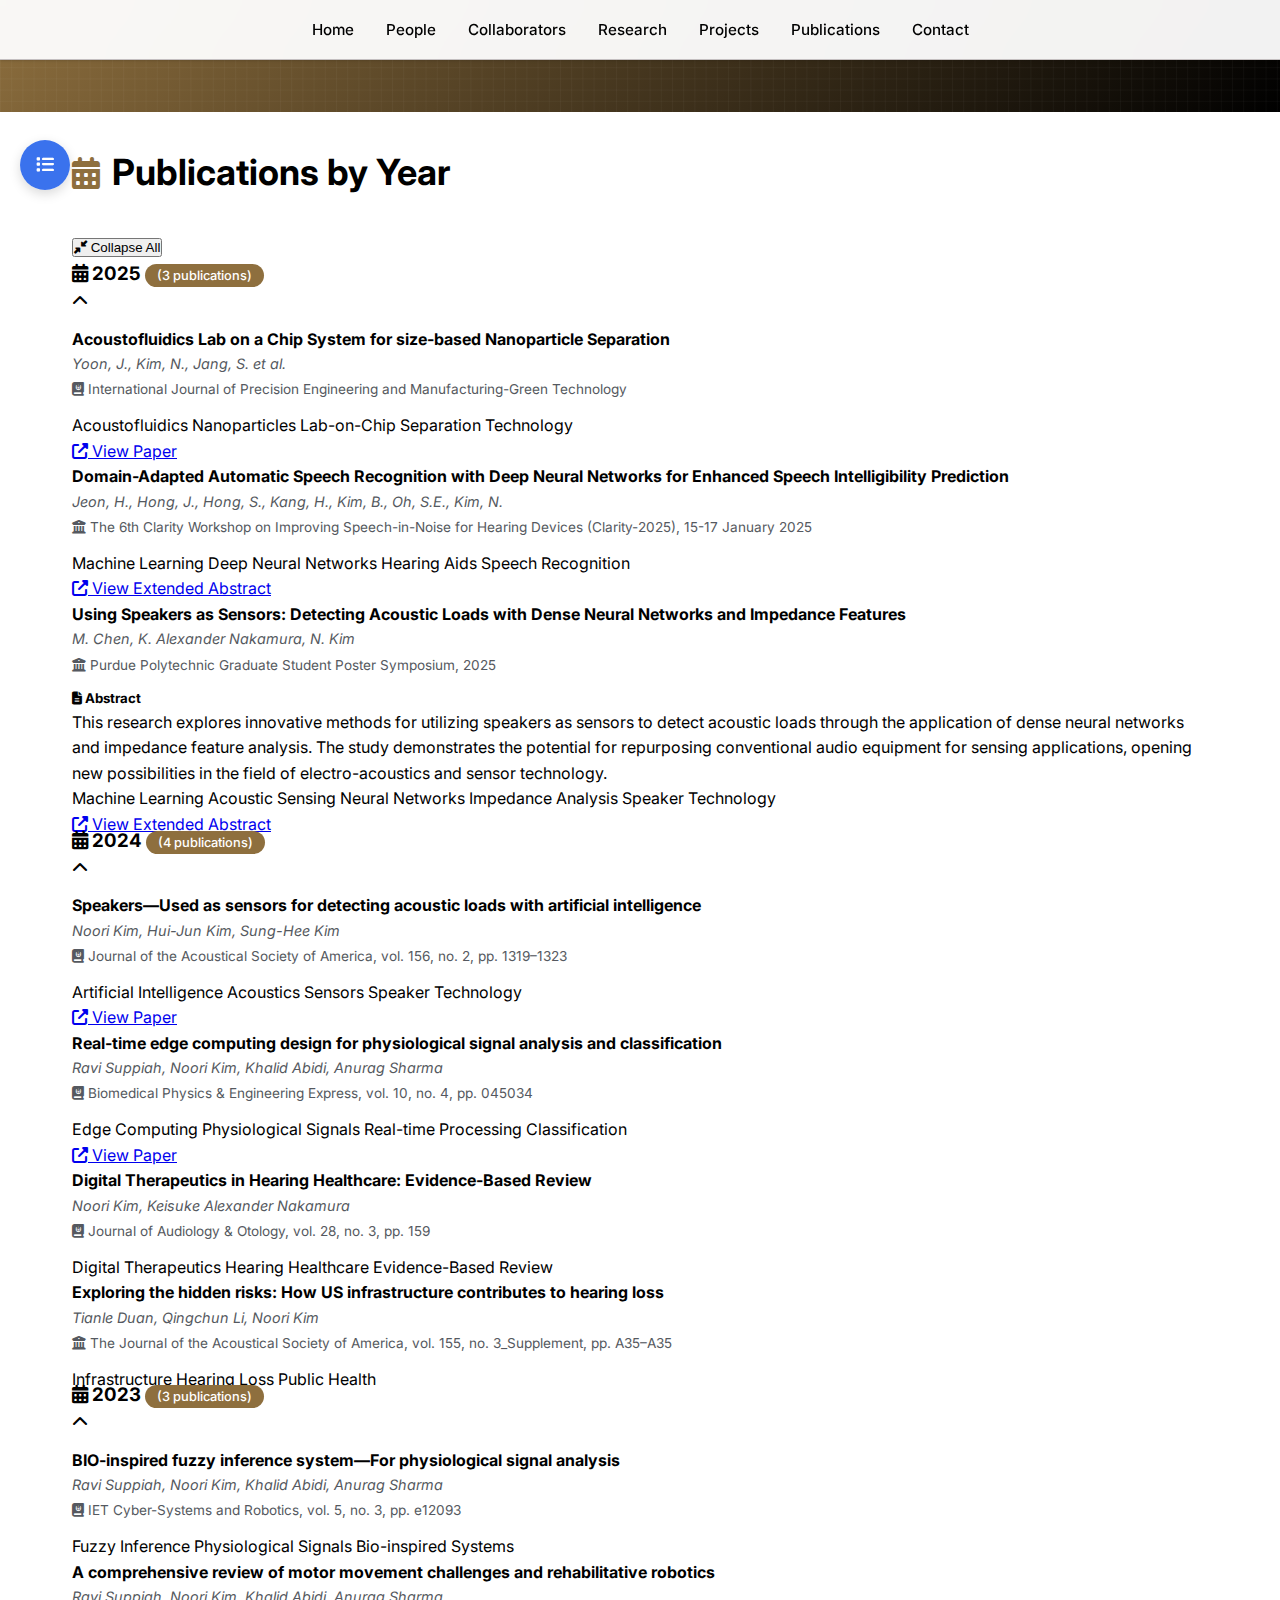
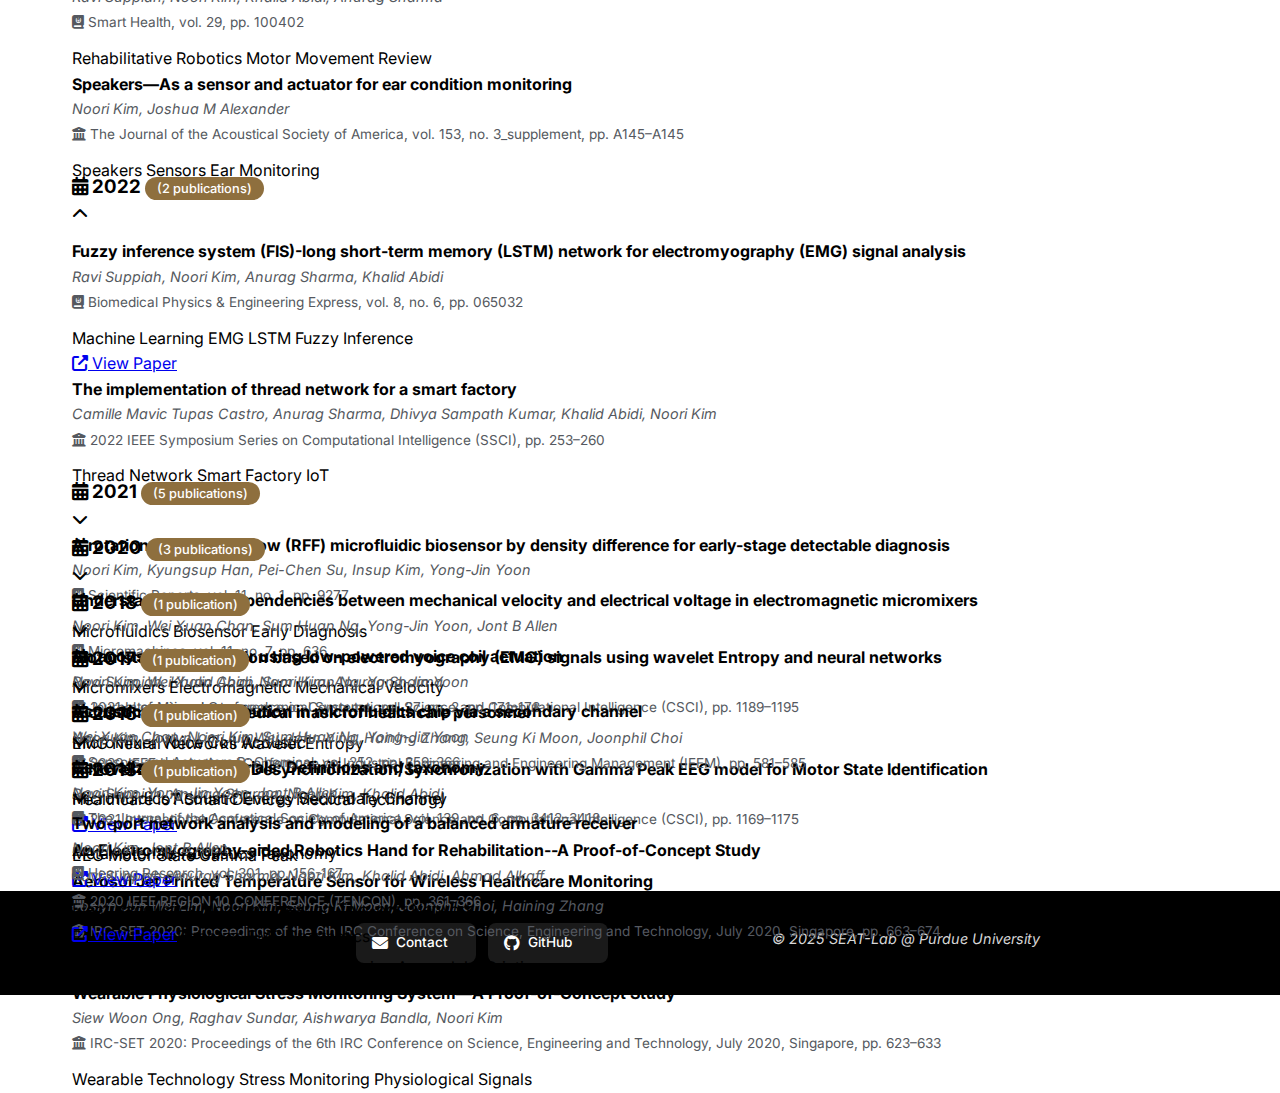
<file: publications.html>
<!DOCTYPE html>
<html lang="en">
<head>
    <meta name="google-site-verification" content="XWWSoOOOvjL2eiB1G7jfkM6c2Z-rXZyBmSPSG9jO3aA" />
    <meta charset="UTF-8">
    <meta name="viewport" content="width=device-width, initial-scale=1.0">
    <title>Publications - SEAT-Lab @ Purdue</title>
    <!-- Favicon settings -->
    <link rel="icon" type="image/png" href="assets/P_favicon.png">
    <link rel="icon" type="image/png" sizes="32x32" href="assets/P_favicon.png">
    <link rel="icon" type="image/png" sizes="16x16" href="assets/P_favicon.png">
    <link rel="apple-touch-icon" sizes="180x180" href="assets/P_favicon.png">
    <meta name="msapplication-TileImage" content="assets/P_favicon.png">
    <meta name="msapplication-TileColor" content="#8e6f3e">
    <style>
        /* Critical CSS for immediate styling */
        :root {
            --primary-color: #8e6f3e;
            --secondary-color: #000000;
            --text-primary: #000000;
            --text-secondary: #555960;
            --background: #ffffff;
            --background-alt: #f8fafc;
            --border-color: #c4bfc0;
            --shadow: 0 1px 3px 0 rgba(0, 0, 0, 0.1), 0 1px 2px 0 rgba(0, 0, 0, 0.06);
            --shadow-md: 0 4px 6px -1px rgba(0, 0, 0, 0.1), 0 2px 4px -1px rgba(0, 0, 0, 0.06);
            --border-radius-lg: 12px;
            --transition: all 0.3s cubic-bezier(0.4, 0, 0.2, 1);
        }
        
        body {
            font-family: 'Inter', -apple-system, BlinkMacSystemFont, sans-serif;
            margin: 0;
            padding: 0;
            padding-top: 60px;
            background-color: var(--background);
            color: var(--text-primary);
        }
        
        .page-header {
            background: linear-gradient(135deg, var(--primary-color) 0%, var(--secondary-color) 100%);
            color: white;
            text-align: center;
            padding: 4rem 2rem 3rem;
            margin-top: -60px;
        }
    </style>
    <link rel="stylesheet" href="styles.css?v=2025.1">
    <link rel="preconnect" href="https://fonts.googleapis.com">
    <link rel="preconnect" href="https://fonts.gstatic.com" crossorigin>
    <link href="https://fonts.googleapis.com/css2?family=Inter:wght@300;400;500;600;700&family=JetBrains+Mono:wght@400;500&display=swap" rel="stylesheet">
    <link rel="stylesheet" href="https://cdnjs.cloudflare.com/ajax/libs/font-awesome/6.4.0/css/all.min.css">
    <meta name="description" content="Publications from SEAT-Lab @ Purdue University - Research papers, conference proceedings, and academic contributions in electro-acoustics and sensor technology.">
</head>
<body>
    <nav>
        <div class="nav-container">
            <button class="hamburger-menu" aria-label="Toggle menu">
                <span class="bar"></span>
                <span class="bar"></span>
                <span class="bar"></span>
            </button>
            <a href="index.html#top" class="mobile-home-icon" aria-label="Home">
                <i class="fas fa-home"></i>
            </a>
            <ul class="nav-links">
                <li><a href="index.html#about-lab">Home</a></li>
                <li><a href="index.html#people">People</a></li>
                <li><a href="index.html#collaborators">Collaborators</a></li>
                <li><a href="index.html#research">Research</a></li>
                <li><a href="index.html#projects">Projects</a></li>
                <li><a href="index.html#publications" class="active">Publications</a></li>
                <!--<li><a href="facilities.html">Facilities</a></li>-->
                <!--<li><a href="gallery.html">Gallery</a></li>-->
                <li><a href="index.html#contact">Contact</a></li>
            </ul>
        </div>
        <div class="progress-container">
            <div class="progress-bar" id="progress-bar"></div>
        </div>
    </nav>
    
    <div class="nav-overlay"></div>

    <!-- Floating Table of Contents -->
    <div class="floating-toc">
        <button class="toc-toggle" aria-label="Toggle table of contents">
            <i class="fas fa-list"></i>
        </button>
        <div class="toc-panel">
            <div class="toc-progress">
                <div class="toc-progress-bar"></div>
            </div>
            <div class="toc-header">
                <i class="fas fa-bookmark"></i> Publications
            </div>
            <ul class="toc-list">
                <!-- <li class="toc-item"><a href="#overview" class="toc-link"><span>Overview</span></a></li> -->
                <li class="toc-item"><a href="#year-2025" class="toc-link"><span>2025</span> <span class="count">(3)</span></a></li>
                <li class="toc-item"><a href="#year-2024" class="toc-link"><span>2024</span> <span class="count">(4)</span></a></li>
                <li class="toc-item"><a href="#year-2023" class="toc-link"><span>2023</span> <span class="count">(3)</span></a></li>
                <li class="toc-item"><a href="#year-2022" class="toc-link"><span>2022</span> <span class="count">(2)</span></a></li>
                <li class="toc-item"><a href="#year-2021" class="toc-link"><span>2021</span> <span class="count">(5)</span></a></li>
                <li class="toc-item"><a href="#year-2020" class="toc-link"><span>2020</span> <span class="count">(3)</span></a></li>
                <li class="toc-item"><a href="#year-2018" class="toc-link"><span>2018</span> <span class="count">(1)</span></a></li>
                <li class="toc-item"><a href="#year-2017" class="toc-link"><span>2017</span> <span class="count">(1)</span></a></li>
                <li class="toc-item"><a href="#year-2016" class="toc-link"><span>2016</span> <span class="count">(1)</span></a></li>
                <li class="toc-item"><a href="#year-2013" class="toc-link"><span>2013</span> <span class="count">(1)</span></a></li>
            </ul>
        </div>
    </div>

    <header class="page-header">
        <div class="header-content">
            <div class="hero-text">
                <!--<h1><i class="fas fa-file-alt"></i> Publications</h1>
                <p class="subtitle">Research Papers & Academic Contributions</p>
                <p class="subtitle-secondary">SEAT-Lab's scholarly work in electro-acoustics and sensor technology</p>-->
            </div>
        </div>
    </header>

    <main>
        <!-- Publications by Year -->
        <section id="publications-by-year" class="content-section">
            <div class="section-header">
                <h2><i class="fas fa-calendar-alt"></i> Publications by Year</h2>
                <button id="collapse-all-btn" class="collapse-all-btn" onclick="toggleAllYears()">
                    <i class="fas fa-compress-alt"></i> Collapse All
                </button>
            </div>
            <div class="section-content">
                <div class="publications-by-year">
                    <!-- 2025 Publications -->
                    <div id="year-2025" class="year-section">
                        <div class="year-header" onclick="toggleYearSection(this)">
                            <h3><i class="fas fa-calendar-alt"></i> 2025 <span class="publication-count">(3 publications)</span></h3>
                            <i class="fas fa-chevron-down toggle-icon"></i>
                        </div>
                        <div class="year-content">
                    <div class="publication-detailed-card">
                                <div class="publication-content">
                                    <h4>Acoustofluidics Lab on a Chip System for size-based Nanoparticle Separation</h4>
                                    <div class="publication-authors">
                                        <span class="author">Yoon, J.</span>,
                                        <span class="author">Kim, N.</span>,
                                        <span class="author">Jang, S.</span> et al.
                                    </div>
                                    <div class="publication-venue">
                                        <i class="fas fa-journal-whills"></i>
                                        International Journal of Precision Engineering and Manufacturing-Green Technology
                                    </div>
                                    <div class="publication-keywords">
                                        <span class="keyword microfluidics">Acoustofluidics</span>
                                        <span class="keyword microfluidics">Nanoparticles</span>
                                        <span class="keyword microfluidics">Lab-on-Chip</span>
                                        <span class="keyword sensors">Separation Technology</span>
                                    </div>
                                    <div class="publication-actions">
                                        <a href="https://doi.org/10.1007/s40684-025-00782-5" target="_blank" class="publication-action-btn primary">
                                            <i class="fas fa-external-link-alt"></i> View Paper
                                        </a>
                                    </div>
                                </div>
                            </div>

                            <div class="publication-detailed-card">
                                <div class="publication-content">
                                    <h4>Domain-Adapted Automatic Speech Recognition with Deep Neural Networks for Enhanced Speech Intelligibility Prediction</h4>
                                    <div class="publication-authors">
                                        <span class="author">Jeon, H.</span>,
                                        <span class="author">Hong, J.</span>,
                                        <span class="author">Hong, S.</span>,
                                        <span class="author">Kang, H.</span>,
                                        <span class="author">Kim, B.</span>,
                                        <span class="author">Oh, S.E.</span>,
                                        <span class="author">Kim, N.</span>
                                    </div>
                                    <div class="publication-venue">
                                        <i class="fas fa-university"></i>
                                        The 6th Clarity Workshop on Improving Speech-in-Noise for Hearing Devices (Clarity-2025), 15-17 January 2025
                                    </div>
                                    <div class="publication-keywords">
                                        <span class="keyword ml">Machine Learning</span>
                                        <span class="keyword ml">Deep Neural Networks</span>
                                        <span class="keyword healthcare">Hearing Aids</span>
                                        <span class="keyword ml">Speech Recognition</span>
                                    </div>
                                    <div class="publication-actions">
                                        <a href="https://doi.org/10.21437/Clarity.2025-5" target="_blank" class="publication-action-btn primary">
                                            <i class="fas fa-external-link-alt"></i> View Extended Abstract
                                        </a>
                                    </div>
                                </div>
                            </div>

                            <div class="publication-detailed-card">
                        <div class="publication-content">
                                    <h4>Using Speakers as Sensors: Detecting Acoustic Loads with Dense Neural Networks and Impedance Features</h4>
                            <div class="publication-authors">
                                <span class="author">M. Chen</span>,
                                <span class="author">K. Alexander Nakamura</span>,
                                <span class="author">N. Kim</span>
                            </div>
                            <div class="publication-venue">
                                <i class="fas fa-university"></i>
                                Purdue Polytechnic Graduate Student Poster Symposium, 2025
                            </div>
                            <div class="publication-abstract">
                                        <h5><i class="fas fa-file-text"></i> Abstract</h5>
                                <p>
                                    This research explores innovative methods for utilizing speakers as sensors to detect acoustic loads through the application of dense neural networks and impedance feature analysis. The study demonstrates the potential for repurposing conventional audio equipment for sensing applications, opening new possibilities in the field of electro-acoustics and sensor technology.
                                </p>
                                    </div>
                                    <div class="publication-keywords">
                                        <span class="keyword ml">Machine Learning</span>
                                        <span class="keyword acoustics">Acoustic Sensing</span>
                                        <span class="keyword ml">Neural Networks</span>
                                        <span class="keyword acoustics">Impedance Analysis</span>
                                        <span class="keyword sensors">Speaker Technology</span>
                                    </div>
                                    <div class="publication-actions">
                                        <a href="https://doi.org/10.5703/1288284317876" target="_blank" class="publication-action-btn primary">
                                            <i class="fas fa-external-link-alt"></i> View Extended Abstract
                                        </a>
                                    </div>
                                </div>
                            </div>
                        </div>
                    </div>

                    <!-- 2024 Publications -->
                    <div id="year-2024" class="year-section">
                        <div class="year-header" onclick="toggleYearSection(this)">
                            <h3><i class="fas fa-calendar-alt"></i> 2024 <span class="publication-count">(4 publications)</span></h3>
                            <i class="fas fa-chevron-down toggle-icon"></i>
                        </div>
                        <div class="year-content">
                            <div class="publication-detailed-card">
                                <div class="publication-content">
                                    <h4>Speakers—Used as sensors for detecting acoustic loads with artificial intelligence</h4>
                                    <div class="publication-authors">
                                        <span class="author">Noori Kim</span>,
                                        <span class="author">Hui-Jun Kim</span>,
                                        <span class="author">Sung-Hee Kim</span>
                                    </div>
                                    <div class="publication-venue">
                                        <i class="fas fa-journal-whills"></i>
                                        Journal of the Acoustical Society of America, vol. 156, no. 2, pp. 1319–1323
                                    </div>
                                    <div class="publication-keywords">
                                        <span class="keyword ml">Artificial Intelligence</span>
                                        <span class="keyword acoustics">Acoustics</span>
                                        <span class="keyword sensors">Sensors</span>
                                        <span class="keyword acoustics">Speaker Technology</span>
                                    </div>
                                    <div class="publication-actions">
                                        <a href="https://doi.org/10.1121/10.0028298" target="_blank" class="publication-action-btn primary">
                                            <i class="fas fa-external-link-alt"></i> View Paper
                                        </a>
                                    </div>
                                </div>
                            </div>

                            <div class="publication-detailed-card">
                                <div class="publication-content">
                                    <h4>Real-time edge computing design for physiological signal analysis and classification</h4>
                                    <div class="publication-authors">
                                        <span class="author">Ravi Suppiah</span>,
                                        <span class="author">Noori Kim</span>,
                                        <span class="author">Khalid Abidi</span>,
                                        <span class="author">Anurag Sharma</span>
                                    </div>
                                    <div class="publication-venue">
                                        <i class="fas fa-journal-whills"></i>
                                        Biomedical Physics & Engineering Express, vol. 10, no. 4, pp. 045034
                                    </div>
                                    <div class="publication-keywords">
                                        <span class="keyword ml">Edge Computing</span>
                                        <span class="keyword healthcare">Physiological Signals</span>
                                        <span class="keyword ml">Real-time Processing</span>
                                        <span class="keyword ml">Classification</span>
                                    </div>
                                    <div class="publication-actions">
                                        <a href="https://doi.org/10.1088/2057-1976/ad4f8d" target="_blank" class="publication-action-btn primary">
                                            <i class="fas fa-external-link-alt"></i> View Paper
                                        </a>
                                    </div>
                                </div>
                            </div>

                            <div class="publication-detailed-card">
                                <div class="publication-content">
                                    <h4>Digital Therapeutics in Hearing Healthcare: Evidence-Based Review</h4>
                                    <div class="publication-authors">
                                        <span class="author">Noori Kim</span>,
                                        <span class="author">Keisuke Alexander Nakamura</span>
                                    </div>
                                    <div class="publication-venue">
                                        <i class="fas fa-journal-whills"></i>
                                        Journal of Audiology & Otology, vol. 28, no. 3, pp. 159
                                    </div>
                                    <div class="publication-keywords">
                                        <span class="keyword healthcare">Digital Therapeutics</span>
                                        <span class="keyword healthcare">Hearing Healthcare</span>
                                        <span class="keyword healthcare">Evidence-Based Review</span>
                                    </div>
                                </div>
                            </div>

                            <div class="publication-detailed-card">
                                <div class="publication-content">
                                    <h4>Exploring the hidden risks: How US infrastructure contributes to hearing loss</h4>
                                    <div class="publication-authors">
                                        <span class="author">Tianle Duan</span>,
                                        <span class="author">Qingchun Li</span>,
                                        <span class="author">Noori Kim</span>
                                    </div>
                                    <div class="publication-venue">
                                        <i class="fas fa-university"></i>
                                        The Journal of the Acoustical Society of America, vol. 155, no. 3_Supplement, pp. A35–A35
                                    </div>
                                    <div class="publication-keywords">
                                        <span class="keyword healthcare">Infrastructure</span>
                                        <span class="keyword healthcare">Hearing Loss</span>
                                        <span class="keyword healthcare">Public Health</span>
                                    </div>
                                </div>
                            </div>
                        </div>
                    </div>

                    <!-- 2023 Publications -->
                    <div id="year-2023" class="year-section">
                        <div class="year-header" onclick="toggleYearSection(this)">
                            <h3><i class="fas fa-calendar-alt"></i> 2023 <span class="publication-count">(3 publications)</span></h3>
                            <i class="fas fa-chevron-down toggle-icon"></i>
                        </div>
                        <div class="year-content">
                            <div class="publication-detailed-card">
                                <div class="publication-content">
                                    <h4>BIO-inspired fuzzy inference system—For physiological signal analysis</h4>
                                    <div class="publication-authors">
                                        <span class="author">Ravi Suppiah</span>,
                                        <span class="author">Noori Kim</span>,
                                        <span class="author">Khalid Abidi</span>,
                                        <span class="author">Anurag Sharma</span>
                                    </div>
                                    <div class="publication-venue">
                                        <i class="fas fa-journal-whills"></i>
                                        IET Cyber-Systems and Robotics, vol. 5, no. 3, pp. e12093
                                    </div>
                                    <div class="publication-keywords">
                                        <span class="keyword ml">Fuzzy Inference</span>
                                        <span class="keyword healthcare">Physiological Signals</span>
                                        <span class="keyword ml">Bio-inspired Systems</span>
                                    </div>
                                </div>
                            </div>

                            <div class="publication-detailed-card">
                                <div class="publication-content">
                                    <h4>A comprehensive review of motor movement challenges and rehabilitative robotics</h4>
                                    <div class="publication-authors">
                                        <span class="author">Ravi Suppiah</span>,
                                        <span class="author">Noori Kim</span>,
                                        <span class="author">Khalid Abidi</span>,
                                        <span class="author">Anurag Sharma</span>
                                    </div>
                                    <div class="publication-venue">
                                        <i class="fas fa-journal-whills"></i>
                                        Smart Health, vol. 29, pp. 100402
                                    </div>
                                    <div class="publication-keywords">
                                        <span class="keyword robotics">Rehabilitative Robotics</span>
                                        <span class="keyword robotics">Motor Movement</span>
                                        <span class="keyword healthcare">Review</span>
                                    </div>
                                </div>
                            </div>

                            <div class="publication-detailed-card">
                                <div class="publication-content">
                                    <h4>Speakers—As a sensor and actuator for ear condition monitoring</h4>
                                    <div class="publication-authors">
                                        <span class="author">Noori Kim</span>,
                                        <span class="author">Joshua M Alexander</span>
                                    </div>
                                    <div class="publication-venue">
                                        <i class="fas fa-university"></i>
                                        The Journal of the Acoustical Society of America, vol. 153, no. 3_supplement, pp. A145–A145
                                    </div>
                                    <div class="publication-keywords">
                                        <span class="keyword acoustics">Speakers</span>
                                        <span class="keyword sensors">Sensors</span>
                                        <span class="keyword healthcare">Ear Monitoring</span>
                                    </div>
                                </div>
                            </div>
                        </div>
                    </div>

                    <!-- 2022 Publications -->
                    <div id="year-2022" class="year-section">
                        <div class="year-header" onclick="toggleYearSection(this)">
                            <h3><i class="fas fa-calendar-alt"></i> 2022 <span class="publication-count">(2 publications)</span></h3>
                            <i class="fas fa-chevron-down toggle-icon"></i>
                        </div>
                        <div class="year-content">
                            <div class="publication-detailed-card">
                                <div class="publication-content">
                                    <h4>Fuzzy inference system (FIS)-long short-term memory (LSTM) network for electromyography (EMG) signal analysis</h4>
                                    <div class="publication-authors">
                                        <span class="author">Ravi Suppiah</span>,
                                        <span class="author">Noori Kim</span>,
                                        <span class="author">Anurag Sharma</span>,
                                        <span class="author">Khalid Abidi</span>
                                    </div>
                                    <div class="publication-venue">
                                        <i class="fas fa-journal-whills"></i>
                                        Biomedical Physics & Engineering Express, vol. 8, no. 6, pp. 065032
                                    </div>
                                    <div class="publication-keywords">
                                        <span class="keyword ml">Machine Learning</span>
                                        <span class="keyword healthcare">EMG</span>
                                        <span class="keyword ml">LSTM</span>
                                        <span class="keyword ml">Fuzzy Inference</span>
                                    </div>
                                    <div class="publication-actions">
                                        <a href="https://doi.org/10.1088/2057-1976/ac9e04" target="_blank" class="publication-action-btn primary">
                                            <i class="fas fa-external-link-alt"></i> View Paper
                                        </a>
                                    </div>
                                </div>
                            </div>

                            <div class="publication-detailed-card">
                                <div class="publication-content">
                                    <h4>The implementation of thread network for a smart factory</h4>
                                    <div class="publication-authors">
                                        <span class="author">Camille Mavic Tupas Castro</span>,
                                        <span class="author">Anurag Sharma</span>,
                                        <span class="author">Dhivya Sampath Kumar</span>,
                                        <span class="author">Khalid Abidi</span>,
                                        <span class="author">Noori Kim</span>
                                    </div>
                                    <div class="publication-venue">
                                        <i class="fas fa-university"></i>
                                        2022 IEEE Symposium Series on Computational Intelligence (SSCI), pp. 253–260
                                    </div>
                                    <div class="publication-keywords">
                                        <span class="keyword sensors">Thread Network</span>
                                        <span class="keyword sensors">Smart Factory</span>
                                        <span class="keyword sensors">IoT</span>
                                    </div>
                                </div>
                            </div>
                        </div>
                    </div>

                    <!-- 2021 Publications -->
                    <div id="year-2021" class="year-section">
                        <div class="year-header" onclick="toggleYearSection(this)">
                            <h3><i class="fas fa-calendar-alt"></i> 2021 <span class="publication-count">(5 publications)</span></h3>
                            <i class="fas fa-chevron-down toggle-icon"></i>
                        </div>
                        <div class="year-content">
                            <div class="publication-detailed-card">
                                <div class="publication-content">
                                    <h4>A rotationally focused flow (RFF) microfluidic biosensor by density difference for early-stage detectable diagnosis</h4>
                                    <div class="publication-authors">
                                        <span class="author">Noori Kim</span>,
                                        <span class="author">Kyungsup Han</span>,
                                        <span class="author">Pei-Chen Su</span>,
                                        <span class="author">Insup Kim</span>,
                                        <span class="author">Yong-Jin Yoon</span>
                                    </div>
                                    <div class="publication-venue">
                                        <i class="fas fa-journal-whills"></i>
                                        Scientific Reports, vol. 11, no. 1, pp. 9277
                                    </div>
                                    <div class="publication-keywords">
                                        <span class="keyword microfluidics">Microfluidics</span>
                                        <span class="keyword sensors">Biosensor</span>
                                        <span class="keyword healthcare">Early Diagnosis</span>
                                    </div>
                                </div>
                            </div>

                            <div class="publication-detailed-card">
                                <div class="publication-content">
                                    <h4>Motor state classification based on electromyography (EMG) signals using wavelet Entropy and neural networks</h4>
                                    <div class="publication-authors">
                                        <span class="author">Ravi Suppiah</span>,
                                        <span class="author">Khalid Abidi</span>,
                                        <span class="author">Noori Kim</span>,
                                        <span class="author">Anurag Sharma</span>
                                    </div>
                                    <div class="publication-venue">
                                        <i class="fas fa-university"></i>
                                        2021 International Conference on Computational Science and Computational Intelligence (CSCI), pp. 1189–1195
                                    </div>
                                    <div class="publication-keywords">
                                        <span class="keyword healthcare">EMG</span>
                                        <span class="keyword ml">Neural Networks</span>
                                        <span class="keyword ml">Wavelet Entropy</span>
                                    </div>
                                </div>
                            </div>

                            <div class="publication-detailed-card">
                                <div class="publication-content">
                                    <h4>A Novel Event-Related Desynchronization/Synchronization with Gamma Peak EEG model for Motor State Identification</h4>
                                    <div class="publication-authors">
                                        <span class="author">Ravi Suppiah</span>,
                                        <span class="author">Anurag Sharma</span>,
                                        <span class="author">Noori Kim</span>,
                                        <span class="author">Khalid Abidi</span>
                                    </div>
                                    <div class="publication-venue">
                                        <i class="fas fa-university"></i>
                                        2021 International Conference on Computational Science and Computational Intelligence (CSCI), pp. 1169–1175
                                    </div>
                                    <div class="publication-keywords">
                                        <span class="keyword healthcare">EEG</span>
                                        <span class="keyword robotics">Motor State</span>
                                        <span class="keyword ml">Gamma Peak</span>
                                    </div>
                                </div>
                            </div>

                            <div class="publication-detailed-card">
                                <div class="publication-content">
                                    <h4>Aerosol Jet Printed Temperature Sensor for Wireless Healthcare Monitoring</h4>
                                    <div class="publication-authors">
                                        <span class="author">Joslyn Jun Wei Lim</span>,
                                        <span class="author">Noori Kim</span>,
                                        <span class="author">Seung Ki Moon</span>,
                                        <span class="author">Joonphil Choi</span>,
                                        <span class="author">Haining Zhang</span>
                                    </div>
                                    <div class="publication-venue">
                                        <i class="fas fa-university"></i>
                                        IRC-SET 2020: Proceedings of the 6th IRC Conference on Science, Engineering and Technology, July 2020, Singapore, pp. 663–674
                                    </div>
                                    <div class="publication-keywords">
                                        <span class="keyword sensors">Temperature Sensor</span>
                                        <span class="keyword healthcare">Healthcare Monitoring</span>
                                        <span class="keyword sensors">Aerosol Jet Printing</span>
                                    </div>
                                </div>
                            </div>

                            <div class="publication-detailed-card">
                                <div class="publication-content">
                                    <h4>Wearable Physiological Stress Monitoring System—A Proof-of-Concept Study</h4>
                                    <div class="publication-authors">
                                        <span class="author">Siew Woon Ong</span>,
                                        <span class="author">Raghav Sundar</span>,
                                        <span class="author">Aishwarya Bandla</span>,
                                        <span class="author">Noori Kim</span>
                                    </div>
                                    <div class="publication-venue">
                                        <i class="fas fa-university"></i>
                                        IRC-SET 2020: Proceedings of the 6th IRC Conference on Science, Engineering and Technology, July 2020, Singapore, pp. 623–633
                                    </div>
                                    <div class="publication-keywords">
                                        <span class="keyword sensors">Wearable Technology</span>
                                        <span class="keyword healthcare">Stress Monitoring</span>
                                        <span class="keyword healthcare">Physiological Signals</span>
                                    </div>
                                </div>
                            </div>
                        </div>
                    </div>

                    <!-- 2020 Publications -->
                    <div id="year-2020" class="year-section">
                        <div class="year-header" onclick="toggleYearSection(this)">
                            <h3><i class="fas fa-calendar-alt"></i> 2020 <span class="publication-count">(3 publications)</span></h3>
                            <i class="fas fa-chevron-down toggle-icon"></i>
                        </div>
                        <div class="year-content">
                            <div class="publication-detailed-card">
                                <div class="publication-content">
                                    <h4>Understanding interdependencies between mechanical velocity and electrical voltage in electromagnetic micromixers</h4>
                                    <div class="publication-authors">
                                        <span class="author">Noori Kim</span>,
                                        <span class="author">Wei Xuan Chan</span>,
                                        <span class="author">Sum Huan Ng</span>,
                                        <span class="author">Yong-Jin Yoon</span>,
                                        <span class="author">Jont B Allen</span>
                                    </div>
                                    <div class="publication-venue">
                                        <i class="fas fa-journal-whills"></i>
                                        Micromachines, vol. 11, no. 7, pp. 636
                                    </div>
                                    <div class="publication-keywords">
                                        <span class="keyword microfluidics">Micromixers</span>
                                        <span class="keyword microfluidics">Electromagnetic</span>
                                        <span class="keyword microfluidics">Mechanical Velocity</span>
                                    </div>
                                </div>
                            </div>

                            <div class="publication-detailed-card">
                                <div class="publication-content">
                                    <h4>A customized smart medical mask for healthcare personnel</h4>
                                    <div class="publication-authors">
                                        <span class="author">Noori Kim</span>,
                                        <span class="author">Joslyn Lim Jun Wei</span>,
                                        <span class="author">John Ying</span>,
                                        <span class="author">Haining Zhang</span>,
                                        <span class="author">Seung Ki Moon</span>,
                                        <span class="author">Joonphil Choi</span>
                                    </div>
                                    <div class="publication-venue">
                                        <i class="fas fa-university"></i>
                                        2020 IEEE International Conference on Industrial Engineering and Engineering Management (IEEM), pp. 581–585
                                    </div>
                                    <div class="publication-keywords">
                                        <span class="keyword healthcare">Healthcare</span>
                                        <span class="keyword sensors">IoT</span>
                                        <span class="keyword sensors">Smart Devices</span>
                                        <span class="keyword healthcare">Medical Technology</span>
                                    </div>
                                    <div class="publication-actions">
                                        <a href="https://doi.org/10.1109/IEEM45057.2020.9309863" target="_blank" class="publication-action-btn primary">
                                            <i class="fas fa-external-link-alt"></i> View Paper
                                        </a>
                                    </div>
                                </div>
                            </div>

                            <div class="publication-detailed-card">
                                <div class="publication-content">
                                    <h4>An Electromyography-aided Robotics Hand for Rehabilitation--A Proof-of-Concept Study</h4>
                                    <div class="publication-authors">
                                        <span class="author">Ravi Suppiah</span>,
                                        <span class="author">Anurag Sharma</span>,
                                        <span class="author">Noori Kim</span>,
                                        <span class="author">Khalid Abidi</span>,
                                        <span class="author">Ahmad Alkaff</span>
                                    </div>
                                    <div class="publication-venue">
                                        <i class="fas fa-university"></i>
                                        2020 IEEE REGION 10 CONFERENCE (TENCON), pp. 361–366
                                    </div>
                                    <div class="publication-keywords">
                                        <span class="keyword robotics">Rehabilitation Robotics</span>
                                        <span class="keyword healthcare">EMG</span>
                                        <span class="keyword robotics">Prosthetics</span>
                                    </div>
                                </div>
                            </div>
                        </div>
                    </div>

                    <!-- 2018 Publications -->
                    <div id="year-2018" class="year-section">
                        <div class="year-header" onclick="toggleYearSection(this)">
                            <h3><i class="fas fa-calendar-alt"></i> 2018 <span class="publication-count">(1 publication)</span></h3>
                            <i class="fas fa-chevron-down toggle-icon"></i>
                        </div>
                        <div class="year-content">
                            <div class="publication-detailed-card">
                                <div class="publication-content">
                                    <h4>An acoustic micromixer using low-powered voice coil actuation</h4>
                                    <div class="publication-authors">
                                        <span class="author">Noori Kim</span>,
                                        <span class="author">Wei Xuan Chan</span>,
                                        <span class="author">Sum Huan Ng</span>,
                                        <span class="author">Yong-Jin Yoon</span>
                                    </div>
                                    <div class="publication-venue">
                                        <i class="fas fa-journal-whills"></i>
                                        Journal of Microelectromechanical Systems, vol. 27, no. 2, pp. 171–178
                                    </div>
                                    <div class="publication-keywords">
                                        <span class="keyword microfluidics">Micromixer</span>
                                        <span class="keyword acoustics">Voice Coil</span>
                                        <span class="keyword acoustics">Acoustic</span>
                                    </div>
                                </div>
                            </div>
                        </div>
                    </div>

                    <!-- 2017 Publications -->
                    <div id="year-2017" class="year-section">
                        <div class="year-header" onclick="toggleYearSection(this)">
                            <h3><i class="fas fa-calendar-alt"></i> 2017 <span class="publication-count">(1 publication)</span></h3>
                            <i class="fas fa-chevron-down toggle-icon"></i>
                        </div>
                        <div class="year-content">
                            <div class="publication-detailed-card">
                                <div class="publication-content">
                                    <h4>Acoustic energy distribution in microfluidics chip via a secondary channel</h4>
                                    <div class="publication-authors">
                                        <span class="author">Wei Xuan Chan</span>,
                                        <span class="author">Noori Kim</span>,
                                        <span class="author">Sum Huan Ng</span>,
                                        <span class="author">Yong-Jin Yoon</span>
                                    </div>
                                    <div class="publication-venue">
                                        <i class="fas fa-journal-whills"></i>
                                        Sensors and Actuators B: Chemical, vol. 252, pp. 359–366
                                    </div>
                                    <div class="publication-keywords">
                                        <span class="keyword microfluidics">Microfluidics</span>
                                        <span class="keyword acoustics">Acoustic Energy</span>
                                        <span class="keyword microfluidics">Secondary Channel</span>
                                    </div>
                                </div>
                            </div>
                        </div>
                    </div>

                    <!-- 2016 Publications -->
                    <div id="year-2016" class="year-section">
                        <div class="year-header" onclick="toggleYearSection(this)">
                            <h3><i class="fas fa-calendar-alt"></i> 2016 <span class="publication-count">(1 publication)</span></h3>
                            <i class="fas fa-chevron-down toggle-icon"></i>
                        </div>
                        <div class="year-content">
                            <div class="publication-detailed-card">
                                <div class="publication-content">
                                    <h4>Generalized metamaterials: Definitions and taxonomy</h4>
                                    <div class="publication-authors">
                                        <span class="author">Noori Kim</span>,
                                        <span class="author">Yong-Jin Yoon</span>,
                                        <span class="author">Jont B Allen</span>
                                    </div>
                                    <div class="publication-venue">
                                        <i class="fas fa-journal-whills"></i>
                                        The Journal of the Acoustical Society of America, vol. 139, no. 6, pp. 3412–3418
                                    </div>
                                    <div class="publication-keywords">
                                        <span class="keyword acoustics">Metamaterials</span>
                                        <span class="keyword acoustics">Acoustics</span>
                                        <span class="keyword acoustics">Taxonomy</span>
                                    </div>
                                    <div class="publication-actions">
                                        <a href="https://doi.org/10.1121/1.4950726" target="_blank" class="publication-action-btn primary">
                                            <i class="fas fa-external-link-alt"></i> View Paper
                                        </a>
                                    </div>
                                </div>
                            </div>
                        </div>
                    </div>

                    <!-- 2013 Publications -->
                    <div id="year-2013" class="year-section">
                        <div class="year-header" onclick="toggleYearSection(this)">
                            <h3><i class="fas fa-calendar-alt"></i> 2013 <span class="publication-count">(1 publication)</span></h3>
                            <i class="fas fa-chevron-down toggle-icon"></i>
                        </div>
                        <div class="year-content">
                            <div class="publication-detailed-card">
                                <div class="publication-content">
                                    <h4>Two-port network analysis and modeling of a balanced armature receiver</h4>
                                    <div class="publication-authors">
                                        <span class="author">Noori Kim</span>,
                                        <span class="author">Jont B Allen</span>
                                    </div>
                                    <div class="publication-venue">
                                        <i class="fas fa-journal-whills"></i>
                                        Hearing Research, vol. 301, pp. 156-167
                                    </div>
                                    <div class="publication-keywords">
                                        <span class="keyword acoustics">Electroacoustics</span>
                                        <span class="keyword acoustics">Modeling</span>
                                        <span class="keyword healthcare">Hearing</span>
                                        <span class="keyword acoustics">Two-port Network</span>
                                    </div>
                                    <div class="publication-actions">
                                        <a href="https://doi.org/10.1016/j.heares.2013.02.007" target="_blank" class="publication-action-btn primary">
                                            <i class="fas fa-external-link-alt"></i> View Paper
                                        </a>
                                    </div>
                                </div>
                            </div>
                        </div>
                    </div>
                </div>
            </div>
        </section>

    </main>

    <a href="#top" class="back-to-top" aria-label="Back to top">
        <i class="fas fa-arrow-up"></i>
    </a>

    <footer>
        <div class="footer-content">
            <div class="footer-section footer-contact">
                <div class="footer-main">
                    <div class="footer-left">
                        <div class="social-links">
                            <a href="index.html#contact" target="_self" aria-label="Contact">
                                <i class="fas fa-envelope"></i>
                                <span>Contact</span>
                            </a>
                            <a href="https://github.com/SEAT-Lab" target="_blank" aria-label="SEAT-Lab GitHub">
                                <i class="fab fa-github"></i>
                                <span>GitHub</span>
                            </a>
                        </div>
                    </div>
                    
                    <div class="footer-right">
                        <div class="footer-info">
                            <p class="footer-title">© 2025 SEAT-Lab @ Purdue University</p>
                        </div>
                    </div>
                </div>
            </div>
        </div>
    </footer>

    <script src="script.js"></script>
    <script src="toc.js"></script>
    <script>
        // BibTeX copy functionality
        const bibTexEntries = {
            'chen2025speakers': `@inproceedings{chen2025speakers,
    title={Using Speakers as Sensors: Detecting Acoustic Loads with Dense Neural Networks and Impedance Features},
    author={Chen, M. and Nakamura, K. Alexander and Kim, N.},
    booktitle={Purdue Polytechnic Graduate Student Poster Symposium},
    year={2025},
    organization={Purdue University}
}`
        };

        function copyBibTeX(entryId) {
            const bibText = bibTexEntries[entryId];
            if (bibText) {
                navigator.clipboard.writeText(bibText).then(() => {
                    // Show success feedback
                    const button = event.target.closest('button');
                    const originalText = button.innerHTML;
                    button.innerHTML = '<i class="fas fa-check"></i> Copied!';
                    button.classList.add('success');
                    
                    setTimeout(() => {
                        button.innerHTML = originalText;
                        button.classList.remove('success');
                    }, 2000);
                }).catch(err => {
                    console.error('Failed to copy BibTeX: ', err);
                });
            }
        }

        // Toggle year section expand/collapse
        function toggleYearSection(header) {
            const yearSection = header.closest('.year-section');
            const content = yearSection.querySelector('.year-content');
            const icon = header.querySelector('.toggle-icon');
            
            // Determine padding based on screen size
            const isMobile = window.innerWidth <= 768;
            const paddingValue = isMobile ? '0.5rem' : '0.75rem';
            
            // Check if currently expanded (maxHeight is set and not '0')
            if (content.style.maxHeight && content.style.maxHeight !== '0px') {
                // Collapse
                content.style.maxHeight = '0';
                content.style.paddingTop = '0';
                content.style.paddingBottom = '0';
                icon.style.transform = 'rotate(0deg)';
            } else {
                // Expand
                content.style.maxHeight = content.scrollHeight + 'px';
                content.style.paddingTop = paddingValue;
                content.style.paddingBottom = paddingValue;
                icon.style.transform = 'rotate(180deg)';
            }
        }

        // Toggle all year sections collapse/expand
        function toggleAllYears() {
            const allYearSections = document.querySelectorAll('.year-section');
            const collapseBtn = document.getElementById('collapse-all-btn');
            
            // Determine padding based on screen size
            const isMobile = window.innerWidth <= 768;
            const paddingValue = isMobile ? '0.5rem' : '0.75rem';
            
            // Check if at least one section is expanded
            let hasExpandedSection = false;
            allYearSections.forEach(section => {
                const content = section.querySelector('.year-content');
                if (content.style.maxHeight && content.style.maxHeight !== '0px') {
                    hasExpandedSection = true;
                }
            });
            
            // If any sections are expanded, collapse all. Otherwise, expand all
            if (hasExpandedSection) {
                // Collapse all
                allYearSections.forEach(section => {
                    const content = section.querySelector('.year-content');
                    const icon = section.querySelector('.toggle-icon');
                    if (content && icon) {
                        content.style.maxHeight = '0';
                        content.style.paddingTop = '0';
                        content.style.paddingBottom = '0';
                        icon.style.transform = 'rotate(0deg)';
                    }
                });
                collapseBtn.innerHTML = '<i class="fas fa-expand-alt"></i> Expand All';
            } else {
                // Expand all
                allYearSections.forEach(section => {
                    const content = section.querySelector('.year-content');
                    const icon = section.querySelector('.toggle-icon');
                    if (content && icon) {
                        content.style.maxHeight = content.scrollHeight + 'px';
                        content.style.paddingTop = paddingValue;
                        content.style.paddingBottom = paddingValue;
                        icon.style.transform = 'rotate(180deg)';
                    }
                });
                collapseBtn.innerHTML = '<i class="fas fa-compress-alt"></i> Collapse All';
            }
        }

        // Recalculate heights for expanded sections
        function recalculateExpandedHeights() {
            const allYearSections = document.querySelectorAll('.year-section');
            allYearSections.forEach(section => {
                const content = section.querySelector('.year-content');
                if (content && content.style.maxHeight && content.style.maxHeight !== '0px') {
                    // Section is expanded, recalculate height
                    content.style.maxHeight = 'none'; // Temporarily remove constraint
                    const newHeight = content.scrollHeight;
                    content.style.maxHeight = newHeight + 'px';
                }
            });
        }

        // Function to automatically count and update publication counts
        function updatePublicationCounts() {
            console.log('updatePublicationCounts() called');
            const yearSections = document.querySelectorAll('.year-section');
            console.log('Found year sections:', yearSections.length);
            
            yearSections.forEach(section => {
                const yearId = section.id;
                const year = yearId.replace('year-', '');
                const publications = section.querySelectorAll('.publication-detailed-card');
                const count = publications.length;
                
                console.log(`Year ${year}: Found ${count} publications`);
                
                // Update the year header count
                const yearHeader = section.querySelector('.publication-count');
                if (yearHeader) {
                    yearHeader.textContent = `(${count} publication${count !== 1 ? 's' : ''})`;
                    console.log(`Updated year header for ${year}: ${yearHeader.textContent}`);
                }
                
                // Update the table of contents count
                const tocLink = document.querySelector(`a[href="#${yearId}"]`);
                if (tocLink) {
                    const tocCount = tocLink.querySelector('.count');
                    if (tocCount) {
                        console.log(`Updating TOC count for ${year} from ${tocCount.textContent} to (${count})`);
                        tocCount.textContent = `(${count})`;
                    } else {
                        console.log(`No .count element found in TOC link for ${year}`);
                    }
                } else {
                    console.log(`No TOC link found for ${yearId}`);
                }
            });
        }

        // Make the function globally available for manual updates
        window.updatePublicationCounts = updatePublicationCounts;

        // Initialize year sections and auto-collapse years before 2021 on page load
        document.addEventListener('DOMContentLoaded', function() {
            // First, update all publication counts
            updatePublicationCounts();
            
            const allYearSections = document.querySelectorAll('.year-section');
            const yearsToCollapse = ['year-2021', 'year-2020', 'year-2018', 'year-2017', 'year-2016', 'year-2013'];
            
            // Determine padding based on screen size
            const isMobile = window.innerWidth <= 768;
            const paddingValue = isMobile ? '0.5rem' : '0.75rem';
            
            // Initialize all sections as expanded first
            allYearSections.forEach(section => {
                const content = section.querySelector('.year-content');
                const icon = section.querySelector('.toggle-icon');
                if (content && icon) {
                    content.style.maxHeight = content.scrollHeight + 'px';
                    content.style.paddingTop = paddingValue;
                    content.style.paddingBottom = paddingValue;
                    icon.style.transform = 'rotate(180deg)';
                }
            });
            
            // Then collapse the specified years
            yearsToCollapse.forEach(yearId => {
                const yearSection = document.getElementById(yearId);
                if (yearSection) {
                    const content = yearSection.querySelector('.year-content');
                    const icon = yearSection.querySelector('.toggle-icon');
                    if (content && icon) {
                        content.style.maxHeight = '0';
                        content.style.paddingTop = '0';
                        content.style.paddingBottom = '0';
                        icon.style.transform = 'rotate(0deg)';
                    }
                }
            });
        });

        // Recalculate heights on window resize
        let resizeTimer;
        window.addEventListener('resize', function() {
            clearTimeout(resizeTimer);
            resizeTimer = setTimeout(function() {
                recalculateExpandedHeights();
            }, 250);
        });
    </script>
</body>
</html>
</file>
<file: styles.css>
/* Modern Resume Website Styles */

:root {
    --primary-color: #8e6f3e;
    --secondary-color: #000000;
    --accent-color: #daaa00;
    --gold-field: #ddb945;
    --gold-dust: #ebd99f;
    --steel: #555960;
    --cool-gray: #6f727b;
    --railway-gray: #9d9795;
    --steam: #c4bfc0;
    --text-primary: #000000;
    --text-secondary: #555960;
    --text-light: #6f727b;
    --background: #ffffff;
    --background-alt: #f8fafc;
    --border-color: #c4bfc0;
    --success-color: #8e6f3e;
    --warning-color: #daaa00;
    --shadow-sm: 0 1px 2px 0 rgba(0, 0, 0, 0.05);
    --shadow: 0 1px 3px 0 rgba(0, 0, 0, 0.1), 0 1px 2px 0 rgba(0, 0, 0, 0.06);
    --shadow-md: 0 4px 6px -1px rgba(0, 0, 0, 0.1), 0 2px 4px -1px rgba(0, 0, 0, 0.06);
    --shadow-lg: 0 10px 15px -3px rgba(0, 0, 0, 0.1), 0 4px 6px -2px rgba(0, 0, 0, 0.05);
    --shadow-xl: 0 20px 25px -5px rgba(0, 0, 0, 0.1), 0 10px 10px -5px rgba(0, 0, 0, 0.04);
    --border-radius: 8px;
    --border-radius-lg: 12px;
    --transition: all 0.3s cubic-bezier(0.4, 0, 0.2, 1);
}

* {
    margin: 0;
    padding: 0;
    box-sizing: border-box;
}

body {
    font-family: 'Inter', -apple-system, BlinkMacSystemFont, sans-serif;
    line-height: 1.6;
    color: var(--text-primary);
    background-color: var(--background);
    overflow-x: hidden;
    padding-top: 60px;
}

/* Header Styles */
header {
    position: relative;
    background: linear-gradient(135deg, var(--primary-color) 0%, var(--secondary-color) 100%);
    color: white;
    text-align: center;
    padding: 6rem 2rem 2rem;
    margin-top: -60px;
    z-index: 10;
}

header::before {
    content: '';
    position: absolute;
    top: 0;
    left: 0;
    right: 0;
    bottom: 0;
    background: url('data:image/svg+xml,<svg xmlns="http://www.w3.org/2000/svg" viewBox="0 0 100 100"><defs><pattern id="grid" width="10" height="10" patternUnits="userSpaceOnUse"><path d="M 10 0 L 0 0 0 10" fill="none" stroke="rgba(255,255,255,0.1)" stroke-width="0.5"/></pattern></defs><rect width="100" height="100" fill="url(%23grid)"/></svg>');
    z-index: -1;
}

.header-content {
    position: relative;
    z-index: 2;
    max-width: 800px;
    margin: 0 auto;
}

.hero-text h1 {
    font-size: 3.5rem;
    font-weight: 700;
    letter-spacing: -0.02em;
}

.subtitle {
    font-size: 1.5rem;
    font-weight: 500;
    margin-bottom: 0.5rem;
    opacity: 0.95;
}

.subtitle-secondary {
    font-size: 1.1rem;
    font-weight: 400;
    margin-bottom: 2rem;
    opacity: 0.8;
}

.contact-links {
    display: flex;
    flex-wrap: wrap;
    justify-content: center;
    gap: 1.5rem;
    margin-top: 2rem;
}

.contact-link {
    display: inline-flex;
    align-items: center;
    gap: 0.5rem;
    color: white;
    text-decoration: none;
    padding: 0.75rem 1.25rem;
    background: rgba(255, 255, 255, 0.1);
    border-radius: var(--border-radius);
    backdrop-filter: blur(10px);
    border: 1px solid rgba(255, 255, 255, 0.2);
    transition: var(--transition);
    font-weight: 500;
}

.contact-link:hover {
    background: rgba(255, 255, 255, 0.2);
    transform: translateY(-2px);
}

/* Navigation */
nav {
    background-color: rgba(255, 255, 255, 0.95);
    backdrop-filter: blur(20px);
    box-shadow: var(--shadow);
    position: sticky;
    top: 0;
    z-index: 100;
    padding: 0.5rem 0;
    position: fixed;
    width: 100%;
    left: 0;
    height: 60px;
    border-bottom: 1px solid var(--border-color);
}

.nav-container {
    display: flex;
    align-items: center;
    justify-content: center;
    padding: 0.5rem 1rem;
    max-width: 1200px;
    margin: 0 auto;
    height: 100%;
}

.nav-links {
    display: flex;
    justify-content: center;
    list-style: none;
    padding: 0;
    margin: 0;
    gap: 2rem;
}

.nav-links a {
    color: var(--text-primary);
    text-decoration: none;
    font-weight: 500;
    transition: var(--transition);
    font-size: 0.95rem;
    padding: 0.5rem 0;
    position: relative;
}

.nav-links a:hover {
    color: var(--primary-color);
}

.nav-links a.active {
    color: var(--primary-color);
}

.nav-links a.active::after {
    content: '';
    position: absolute;
    bottom: -8px;
    left: 0;
    width: 100%;
    height: 2px;
    background-color: var(--primary-color);
    border-radius: 1px;
}

/* Hamburger Menu */
.hamburger-menu {
    display: none;
    background: none;
    border: none;
    cursor: pointer;
    padding: 0.5rem;
    z-index: 110;
    position: absolute;
    left: 1rem;
}

.bar {
    display: block;
    width: 24px;
    height: 3px;
    margin: 5px auto;
    background-color: var(--text-primary);
    transition: var(--transition);
    border-radius: 2px;
}

.mobile-home-icon {
    display: none;
    background: none;
    border: none;
    cursor: pointer;
    padding: 0.5rem;
    position: absolute;
    right: 1rem;
    color: var(--text-primary);
    font-size: 1.2rem;
    text-decoration: none;
}

.nav-overlay {
    position: fixed;
    top: 0;
    left: 0;
    width: 100%;
    height: 100%;
    background-color: rgba(0, 0, 0, 0.5);
    z-index: 90;
    opacity: 0;
    visibility: hidden;
    transition: var(--transition);
}

/* Main Content */
main {
    max-width: 1200px;
    margin: 0 auto;
    padding: 2rem;
    position: relative;
    z-index: 20;
}

.content-section {
    margin-bottom: 2rem;
    scroll-margin-top: 80px;
}

.content-section h2 {
    font-size: 2.25rem;
    color: var(--text-primary);
    margin-bottom: 2rem;
    font-weight: 700;
    display: flex;
    align-items: center;
    gap: 0.75rem;
}

.content-section h2 i {
    color: var(--primary-color);
    font-size: 2rem;
}

/* Education Section */
.education-card {
    background: var(--background);
    border: 1px solid var(--border-color);
    border-radius: var(--border-radius-lg);
    padding: 2rem;
    box-shadow: var(--shadow-md);
    transition: var(--transition);
}

.education-card:hover {
    box-shadow: var(--shadow-lg);
    transform: translateY(-2px);
}

.education-header {
    display: flex;
    justify-content: space-between;
    align-items: start;
    margin-bottom: 1rem;
}

.education-header h3 {
    font-size: 1.5rem;
    font-weight: 600;
    color: var(--text-primary);
}

.location {
    color: var(--text-secondary);
    font-weight: 500;
}

.degree {
    margin-bottom: 0.75rem;
}

.degree strong {
    display: block;
    font-size: 1.1rem;
    color: var(--text-primary);
    margin-bottom: 0.25rem;
}

.minor {
    color: var(--text-secondary);
    font-size: 0.95rem;
}

.graduation {
    color: var(--text-secondary);
    margin-bottom: 1rem;
}

.badge {
    display: inline-block;
    background: linear-gradient(135deg, var(--accent-color), var(--gold-field));
    color: var(--secondary-color);
    padding: 0.5rem 1rem;
    border-radius: 20px;
    font-size: 0.875rem;
    font-weight: 500;
}

/* Skills Section */
.skills-grid {
    display: grid;
    grid-template-columns: repeat(3, 1fr);
    gap: 1rem;
}

.skill-category {
    background: var(--background);
    border: 1px solid var(--border-color);
    border-radius: var(--border-radius);
    padding: 1rem;
    box-shadow: var(--shadow-sm);
    transition: var(--transition);
}

.skill-category:hover {
    box-shadow: var(--shadow);
    transform: translateY(-1px);
}

.skill-category h3 {
    display: flex;
    align-items: center;
    gap: 0.5rem;
    font-size: 1rem;
    font-weight: 600;
    color: var(--text-primary);
    margin-bottom: 0.75rem;
}

.skill-category h3 i {
    color: var(--primary-color);
    font-size: 0.9rem;
}

.skill-tags {
    display: flex;
    flex-wrap: wrap;
    gap: 0.375rem;
}

.skill-tag {
    background: var(--background-alt);
    color: var(--text-secondary);
    padding: 0.375rem 0.625rem;
    border-radius: 16px;
    font-size: 0.8rem;
    font-weight: 500;
    border: 1px solid var(--border-color);
    transition: var(--transition);
    line-height: 1.2;
}

.skill-tag.primary {
    background: var(--primary-color);
    color: white;
    border-color: var(--primary-color);
}

.skill-tag:hover {
    background: var(--primary-color);
    color: white;
    border-color: var(--primary-color);
}

/* Timeline */
.timeline {
    position: relative;
    padding-left: 2rem;
}

.timeline::before {
    content: '';
    position: absolute;
    left: 0.75rem;
    top: 0;
    bottom: 0;
    width: 2px;
    background: var(--border-color);
}

.timeline-item {
    position: relative;
    margin-bottom: 1.5rem;
}

.timeline-marker {
    position: absolute;
    left: -2rem;
    top: 0.5rem;
    width: 12px;
    height: 12px;
    background: var(--primary-color);
    border-radius: 50%;
    border: 3px solid var(--background);
    box-shadow: 0 0 0 3px var(--primary-color);
}

.timeline-content {
    background: var(--background);
    border: 1px solid var(--border-color);
    border-radius: var(--border-radius-lg);
    padding: 1.5rem;
    box-shadow: var(--shadow);
    transition: var(--transition);
}

.timeline-content:hover {
    box-shadow: var(--shadow-md);
    transform: translateX(4px);
}

.job-header {
    display: flex;
    justify-content: space-between;
    align-items: start;
    margin-bottom: 0.5rem;
}

.job-header h3 {
    font-size: 1.25rem;
    font-weight: 600;
    color: var(--text-primary);
}

.job-period {
    background: var(--background-alt);
    color: var(--text-secondary);
    padding: 0.25rem 0.75rem;
    border-radius: 12px;
    font-size: 0.875rem;
    font-weight: 500;
    white-space: nowrap;
    flex-shrink: 0;
}

.job-subtitle-period {
    display: flex;
    justify-content: space-between;
    align-items: center;
    margin-bottom: 1rem;
    gap: 1rem;
}

.job-subtitle {
    color: var(--text-secondary);
    font-weight: 500;
    font-size: 0.95rem;
    margin-bottom: 0;
    flex: 1;
}

.job-responsibilities {
    list-style: none;
    padding: 0;
}

.job-responsibilities li {
    position: relative;
    padding-left: 1.5rem;
    margin-bottom: 0.5rem;
    color: var(--text-secondary);
    line-height: 1.6;
}

.job-responsibilities li::before {
    content: '▸';
    position: absolute;
    left: 0;
    color: var(--primary-color);
    font-weight: bold;
}

/* Collapsible Experience Cards */
.collapsible-header {
    position: relative;
    transition: var(--transition);
    display: block;
    width: 100%;
    cursor: pointer;
}

.collapsible-header .job-header {
    position: relative;
    padding-right: 50px; /* Space for chevron button */
    cursor: pointer;
}

.collapsible-header .job-header h3 {
    margin-right: 1rem;
    cursor: pointer;
}

.collapsible-header .job-period {
    cursor: pointer;
}

.collapse-btn {
    background: linear-gradient(135deg, #f8fafc 0%, #e2e8f0 100%);
    border: 2px solid var(--border-color);
    color: var(--text-secondary);
    font-size: 1rem;
    cursor: pointer;
    padding: 0.5rem;
    border-radius: 12px; /* Squircle shape */
    transition: var(--transition);
    position: absolute;
    top: 50%;
    right: 0;
    transform: translateY(-50%);
    width: 36px;
    height: 36px;
    display: flex;
    align-items: center;
    justify-content: center;
    z-index: 10;
    box-shadow: 0 2px 4px rgba(0, 0, 0, 0.1);
    pointer-events: auto;
}

.collapse-btn:hover {
    background: linear-gradient(135deg, var(--primary-color) 0%, var(--secondary-color) 100%);
    color: white;
    border-color: var(--primary-color);
    transform: translateY(-50%) scale(1.1);
    box-shadow: 0 4px 12px rgba(37, 99, 235, 0.3);
}

.collapse-btn:hover i {
    color: white;
    text-shadow: 0 0 8px rgba(255, 255, 255, 0.5);
}

.collapse-btn:active {
    transform: translateY(-50%) scale(0.95);
    box-shadow: 0 2px 6px rgba(37, 99, 235, 0.4);
}

.collapsible-header:active {
    background-color: rgba(248, 250, 252, 0.5);
}

.collapse-btn i {
    transition: all 0.3s ease;
}

.job-details {
    overflow: hidden;
    transition: all 0.3s ease;
}

/* Only hide responsibilities and links when collapsed */
.timeline-content.collapsed .job-responsibilities,
.timeline-content.collapsed .experience-links {
    max-height: 0;
    opacity: 0;
    margin-top: 0;
    margin-bottom: 0;
    overflow: hidden;
}

.timeline-content.collapsed .collapse-btn {
    background: linear-gradient(135deg, var(--primary-color) 0%, var(--secondary-color) 100%);
    color: white;
    border-color: var(--primary-color);
    box-shadow: 0 4px 12px rgba(37, 99, 235, 0.4);
    animation: pulse-glow 2s infinite;
}

.timeline-content.collapsed .collapse-btn i {
    transform: rotate(180deg);
    color: white;
    text-shadow: 0 0 8px rgba(255, 255, 255, 0.5);
}

/* Mobile-first approach: collapsed by default on mobile */
@media (max-width: 768px) {
    .timeline-content .job-responsibilities,
    .timeline-content .experience-links {
        max-height: 0;
        opacity: 0;
        margin-top: 0;
        margin-bottom: 0;
        overflow: hidden;
    }
    
    .timeline-content.expanded .job-responsibilities,
    .timeline-content.expanded .experience-links {
        max-height: 2000px;
        opacity: 1;
        margin-top: 0.5rem;
        margin-bottom: 0;
    }
    
    .timeline-content .collapse-btn {
        background: linear-gradient(135deg, var(--primary-color) 0%, var(--secondary-color) 100%);
        color: white;
        border-color: var(--primary-color);
        box-shadow: 0 4px 12px rgba(37, 99, 235, 0.4);
        animation: pulse-glow 2s infinite;
    }
    
    .timeline-content .collapse-btn i {
        transform: rotate(180deg);
        color: white;
        text-shadow: 0 0 8px rgba(255, 255, 255, 0.5);
    }
    
    .timeline-content.expanded .collapse-btn i {
        transform: rotate(0deg);
    }
}

/* Desktop: expanded by default */
@media (min-width: 769px) {
    .timeline-content .job-responsibilities,
    .timeline-content .experience-links {
        max-height: none;
        opacity: 1;
    }
    
    .timeline-content.collapsed .job-responsibilities,
    .timeline-content.collapsed .experience-links {
        max-height: 0;
        opacity: 0;
        overflow: hidden;
    }
}

/* Project Cards Collapsible Functionality */
.project-collapsible-header {
    cursor: pointer;
    position: relative;
    transition: var(--transition);
    display: block;
    width: 100%;
}

.project-collapsible-header .project-header {
    position: relative;
    padding-right: 50px; /* Space for chevron button */
    cursor: pointer;
}

.project-collapsible-header .project-header h3 {
    margin-right: 1rem;
    cursor: pointer;
}

.project-collapsible-header .project-type {
    cursor: pointer;
}

.project-collapse-btn {
    background: linear-gradient(135deg, #f8fafc 0%, #e2e8f0 100%);
    border: 2px solid var(--border-color);
    color: var(--text-secondary);
    font-size: 1rem;
    cursor: pointer;
    padding: 0.5rem;
    border-radius: 12px; /* Squircle shape */
    transition: var(--transition);
    position: absolute;
    top: 50%;
    right: 0;
    transform: translateY(-50%);
    width: 36px;
    height: 36px;
    display: flex;
    align-items: center;
    justify-content: center;
    z-index: 10;
    box-shadow: 0 2px 4px rgba(0, 0, 0, 0.1);
    pointer-events: auto;
}

.project-collapse-btn:hover {
    background: linear-gradient(135deg, var(--primary-color) 0%, var(--secondary-color) 100%);
    color: white;
    border-color: var(--primary-color);
    transform: translateY(-50%) scale(1.1);
    box-shadow: 0 4px 12px rgba(37, 99, 235, 0.3);
}

.project-collapse-btn:hover i {
    color: white;
    text-shadow: 0 0 8px rgba(255, 255, 255, 0.5);
}

.project-collapse-btn:active {
    transform: translateY(-50%) scale(0.95);
    box-shadow: 0 2px 6px rgba(37, 99, 235, 0.4);
}

.project-collapse-btn i {
    transition: all 0.3s ease;
}

.project-details {
    overflow: hidden;
    transition: all 0.3s ease;
}

/* Only hide project details when collapsed */
.project-card.collapsed .project-details {
    max-height: 0;
    opacity: 0;
    margin-top: 0;
    margin-bottom: 0;
    overflow: hidden;
}

.project-card.collapsed .project-collapse-btn {
    background: linear-gradient(135deg, var(--primary-color) 0%, var(--secondary-color) 100%);
    color: white;
    border-color: var(--primary-color);
    box-shadow: 0 4px 12px rgba(37, 99, 235, 0.4);
    animation: pulse-glow 2s infinite;
}

.project-card.collapsed .project-collapse-btn i {
    transform: rotate(180deg);
    color: white;
    text-shadow: 0 0 8px rgba(255, 255, 255, 0.5);
}

/* Mobile-first approach: collapsed by default on mobile */
@media (max-width: 768px) {
    .project-card .project-details {
        max-height: 0;
        opacity: 0;
        margin-top: 0;
        margin-bottom: 0;
        overflow: hidden;
    }
    
    .project-card.expanded .project-details {
        max-height: 2000px;
        opacity: 1;
        margin-top: 0.5rem;
        margin-bottom: 0;
    }
    
    /* Only highlight chevron when collapsed (default state on mobile) */
    .project-card .project-collapse-btn {
        background: linear-gradient(135deg, var(--primary-color) 0%, var(--secondary-color) 100%);
        color: white;
        border-color: var(--primary-color);
        box-shadow: 0 4px 12px rgba(37, 99, 235, 0.4);
        animation: pulse-glow 2s infinite;
    }
    
    .project-card .project-collapse-btn i {
        transform: rotate(180deg);
        color: white;
        text-shadow: 0 0 8px rgba(255, 255, 255, 0.5);
    }
    
    /* Reset chevron styling when expanded */
    .project-card.expanded .project-collapse-btn {
        background: linear-gradient(135deg, #f8fafc 0%, #e2e8f0 100%);
        color: var(--text-secondary);
        border-color: var(--border-color);
        box-shadow: 0 2px 4px rgba(0, 0, 0, 0.1);
        animation: none;
    }
    
    .project-card.expanded .project-collapse-btn i {
        transform: rotate(0deg);
        color: var(--text-secondary);
        text-shadow: none;
    }
}

/* Desktop: expanded by default */
@media (min-width: 769px) {
    .project-card .project-details {
        max-height: none;
        opacity: 1;
    }
    
    .project-card.collapsed .project-details {
        max-height: 0;
        opacity: 0;
        overflow: hidden;
    }
    
    /* Ensure chevron has normal styling when expanded (default on desktop) */
    .project-card .project-collapse-btn {
        background: linear-gradient(135deg, #f8fafc 0%, #e2e8f0 100%);
        color: var(--text-secondary);
        border-color: var(--border-color);
        box-shadow: 0 2px 4px rgba(0, 0, 0, 0.1);
        animation: none;
    }
    
    .project-card .project-collapse-btn i {
        color: var(--text-secondary);
        text-shadow: none;
    }
    
    .project-header {
        flex-direction: row;
        flex-wrap: wrap;
        justify-content: flex-start;
    }
    
    .project-collapsible-header .project-header {
        flex-direction: row;
        flex-wrap: wrap;
        justify-content: flex-start;
    }
}

/* Projects Section */
.projects-grid {
    display: grid;
    grid-template-columns: repeat(auto-fit, minmax(350px, 1fr));
    gap: 1.5rem;
}

.project-card {
    background: var(--background);
    border: 1px solid var(--border-color);
    border-radius: var(--border-radius-lg);
    padding: 1.5rem;
    box-shadow: var(--shadow);
    transition: var(--transition);
}

.project-card:hover {
    box-shadow: var(--shadow-lg);
    transform: translateY(-4px);
}

.project-header {
    display: flex;
    flex-wrap: wrap;
    align-items: start;
    gap: 0.75rem;
    margin-bottom: 1rem;
}

.project-header h3 {
    font-size: 1.25rem;
    font-weight: 600;
    color: var(--text-primary);
    flex: 1 1 280px; /* Wrap when title needs more than ~280px */
    max-width: 100%; /* Allow text to wrap within the h3 */
}

.project-type {
    background: var(--primary-color);
    color: white;
    padding: 0.25rem 0.75rem;
    border-radius: 12px;
    font-size: 0.75rem;
    font-weight: 500;
    white-space: nowrap;
    flex: 0 0 auto; /* Don't grow or shrink */
    order: 2; /* Ensure tag comes after title when wrapping */
}

.project-card p {
    color: var(--text-secondary);
    margin-bottom: 1rem;
    line-height: 1.6;
}

.project-tech {
    display: flex;
    flex-wrap: wrap;
    gap: 0.5rem;
}

.tech-tag {
    background: var(--background-alt);
    color: var(--text-secondary);
    padding: 0.25rem 0.5rem;
    border-radius: 8px;
    font-size: 0.75rem;
    font-weight: 500;
    border: 1px solid var(--border-color);
}

.tech-tag.lab {
    background: linear-gradient(135deg, var(--accent-color), var(--gold-field));
    color: var(--secondary-color);
    border-color: var(--accent-color);
    font-weight: 600;
    box-shadow: 0 1px 3px rgba(218, 170, 0, 0.3);
}

/* Contact Section */
.contact-grid {
    display: grid;
    grid-template-columns: 2fr 1fr;
    gap: 2rem;
}

.contact-info h3 {
    font-size: 1.5rem;
    font-weight: 600;
    color: var(--text-primary);
    margin-bottom: 1rem;
}

.contact-info p {
    color: var(--text-secondary);
    margin-bottom: 2rem;
    line-height: 1.6;
}

.contact-methods {
    display: flex;
    flex-direction: column;
    gap: 1rem;
}

.contact-method {
    display: flex;
    align-items: center;
    gap: 1rem;
    padding: 1rem;
    background: var(--background);
    border: 1px solid var(--border-color);
    border-radius: var(--border-radius);
    text-decoration: none;
    transition: var(--transition);
}

.contact-method:hover {
    background: var(--background-alt);
    transform: translateX(4px);
}

.contact-method i {
    color: var(--primary-color);
    font-size: 1.25rem;
    width: 20px;
    text-align: center;
}

.contact-method div {
    flex: 1;
    display: flex;
    flex-direction: column;
    gap: 0.25rem;
}

.contact-method .main-info {
    display: block;
    min-width: 0;
}

.contact-method strong {
    color: var(--text-primary);
    font-weight: 600;
}

.contact-method strong::after {
    content: ": ";
}

.contact-method span {
    color: var(--text-secondary);
    font-size: 0.875rem;
}

.resume-download {
    background: var(--background);
    border: 1px solid var(--border-color);
    border-radius: var(--border-radius-lg);
    padding: 1.5rem;
    text-align: center;
    box-shadow: var(--shadow);
}

.resume-download h3 {
    font-size: 1.25rem;
    font-weight: 600;
    color: var(--text-primary);
    margin-bottom: 1rem;
}

.resume-download p {
    color: var(--text-secondary);
    margin-bottom: 1.5rem;
}

.download-btn {
    display: inline-flex;
    align-items: center;
    gap: 0.5rem;
    background: var(--primary-color);
    color: white;
    text-decoration: none;
    padding: 0.75rem 1.5rem;
    border-radius: var(--border-radius);
    font-weight: 500;
    transition: var(--transition);
}

.download-btn:hover {
    background: var(--secondary-color);
    transform: translateY(-2px);
}

/* Footer */
footer {
    background: var(--text-primary);
    color: white;
    margin-top: 1rem;
}

.footer-content {
    max-width: 1200px;
    margin: 0 auto;
    padding: 2rem;
    display: grid;
    grid-template-columns: 1fr auto 1fr;
    gap: 3rem;
    align-items: start;
}

.footer-section h4 {
    font-size: 1.1rem;
    font-weight: 600;
    margin-bottom: 1rem;
    color: white;
    display: flex;
    align-items: center;
    gap: 0.5rem;
}

.footer-section h4::before {
    content: '';
    width: 3px;
    height: 16px;
    background-color: var(--primary-color);
    border-radius: 2px;
}

.footer-section p {
    color: rgba(255, 255, 255, 0.85);
    margin-bottom: 0.5rem;
    line-height: 1.4;
    font-size: 0.9rem;
}

.footer-section p i {
    width: 16px;
    margin-right: 0.5rem;
    opacity: 0.7;
}

.footer-section ul {
    list-style: none;
    padding: 0;
}

.footer-section ul li {
    margin-bottom: 0.75rem;
}

.footer-section ul li a {
    color: rgba(255, 255, 255, 0.85);
    text-decoration: none;
    transition: var(--transition);
    display: inline-flex;
    align-items: center;
    padding: 0.25rem 0;
}

.footer-section ul li a:hover {
    color: white;
    color: var(--accent-color);
    transform: translateX(2px);
}





.footer-contact {
    grid-column: 1 / -1;
    text-align: center;
}

.footer-contact h4 {
    text-align: center;
    margin-bottom: 0.75rem;
    justify-content: center;
}

.footer-tagline {
    font-size: 1rem;
    color: rgba(255, 255, 255, 0.9);
    margin-bottom: 2rem;
    font-style: italic;
    text-align: center;
}

.footer-main {
    display: grid;
    grid-template-columns: 1fr 1fr;
    gap: 4rem;
    align-items: center;
    max-width: 800px;
    margin: 0 auto;
}

.footer-left {
    display: flex;
    flex-direction: column;
    gap: 1.5rem;
    text-align: left;
}

.footer-text {
    display: flex;
    flex-direction: column;
    gap: 0.75rem;
}

.footer-info {
    text-align: left;
}

.footer-info h4 {
    margin: 0 0 0.5rem 0;
    padding: 0;
    font-size: 1.1rem;
    font-weight: 600;
    color: white;
    text-align: left;
}

.footer-title {
    margin: 0 0 0.75rem 0;
    padding: 0;
    font-size: 0.9rem;
    color: rgba(255, 255, 255, 0.8);
    font-style: italic;
    text-align: center;
}

.footer-contact-simple {
    display: flex;
    align-items: center;
    gap: 0.5rem;
    font-size: 0.85rem;
    color: rgba(255, 255, 255, 0.9);
    justify-content: flex-start;
    margin: 0;
    padding: 0;
    text-align: center;
}

.contact-details {
    display: flex;
    flex-direction: column;
    gap: 0.75rem;
    text-align: left;
}

.contact-item {
    display: flex;
    align-items: center;
    gap: 0.75rem;
}

.contact-item i {
    width: 18px;
    height: 18px;
    display: flex;
    align-items: center;
    justify-content: center;
    color: var(--primary-color);
    font-size: 1rem;
    flex-shrink: 0;
}

.contact-item div {
    display: flex;
    flex-direction: column;
    align-items: flex-start;
}

.contact-item strong {
    font-size: 0.85rem;
    color: rgba(255, 255, 255, 0.9);
    margin-bottom: 0.1rem;
}

.contact-item span {
    font-size: 0.9rem;
    color: rgba(255, 255, 255, 0.8);
}

.footer-right {
    display: flex;
    flex-direction: column;
    align-items: flex-end;
    justify-content: flex-start;
}

.social-links {
    display: flex;
    flex-direction: row;
    gap: 0.75rem;
    align-items: flex-start;
    justify-content: flex-end;
}

.social-links a {
    display: flex;
    align-items: center;
    gap: 0.5rem;
    padding: 0.6rem 1rem;
    background: rgba(255, 255, 255, 0.1);
    color: white;
    text-decoration: none;
    border-radius: var(--border-radius);
    transition: var(--transition);
    font-size: 0.85rem;
    font-weight: 500;
    min-width: 120px;
    justify-content: flex-start;
}

.social-links a i {
    font-size: 1rem;
    width: 16px;
    flex-shrink: 0;
}

.social-links a:hover {
    background: var(--primary-color);
    transform: translateY(-1px);
}

.footer-bottom {
    display: flex;
    flex-direction: column;
    gap: 0.75rem;
    align-items: flex-end;
}

.footer-note {
    font-style: italic;
    font-size: 0.85rem;
    color: var(--accent-color);
    margin: 0;
    padding: 0;
    line-height: 1.4;
    text-align: left;
}

.footer-copyright {
    font-size: 0.8rem;
    opacity: 0.7;
    margin: 0;
    padding: 0.75rem 0 0 0;
    border-top: 1px solid rgba(255, 255, 255, 0.1);
    text-align: left;
}

/* Back to Top Button */
.back-to-top {
    position: fixed;
    bottom: 2rem;
    right: 2rem;
    background: var(--primary-color);
    color: white;
    width: 50px;
    height: 50px;
    border-radius: 50%;
    display: flex;
    align-items: center;
    justify-content: center;
    text-decoration: none;
    opacity: 0;
    visibility: hidden;
    transition: var(--transition);
    z-index: 99;
    box-shadow: var(--shadow-lg);
}

.back-to-top.visible {
    opacity: 1;
    visibility: visible;
}

.back-to-top:hover {
    background: var(--secondary-color);
    transform: translateY(-3px);
}

/* Progress Bar */
.progress-container {
    position: absolute;
    bottom: 0;
    width: 100%;
    height: 3px;
    background: transparent;
    z-index: 101;
}

.progress-bar {
    height: 100%;
    width: 0;
    background: linear-gradient(to right, var(--primary-color), var(--accent-color));
    transition: width 0.1s ease;
}

/* Responsive Design */
@media (max-width: 768px) {
    body {
        padding-top: 60px;
    }
    
    .hero-text h1 {
        font-size: 2.5rem;
    }
    
    .contact-links {
        flex-direction: column;
        align-items: center;
        gap: 1rem;
    }
    
    .hamburger-menu,
    .mobile-home-icon {
        display: block;
    }
    
    .nav-links {
        position: fixed;
        top: 0;
        left: -100%;
        flex-direction: column;
        background: white;
        height: 100vh;
        width: 280px;
        padding: 80px 20px 20px;
        box-shadow: var(--shadow-xl);
        transition: left 0.3s ease;
        z-index: 100;
        gap: 0;
    }
    
    .nav-links li {
        width: 100%;
        padding: 0.75rem 0;
        border-bottom: 1px solid var(--border-color);
    }
    
    .nav-links a {
        display: block;
        padding: 0.5rem 0;
        font-size: 1.1rem;
    }
    
    body.menu-open .nav-links {
        left: 0;
    }
    
    body.menu-open .nav-overlay {
        opacity: 1;
        visibility: visible;
    }
    
    body.menu-open .hamburger-menu .bar:nth-child(1) {
        transform: translateY(8px) rotate(45deg);
    }
    
    body.menu-open .hamburger-menu .bar:nth-child(2) {
        opacity: 0;
    }
    
    body.menu-open .hamburger-menu .bar:nth-child(3) {
        transform: translateY(-8px) rotate(-45deg);
    }
    
    .skills-grid {
        grid-template-columns: 1fr;
    }
    
    .projects-grid {
        grid-template-columns: 1fr;
    }
    
    .contact-grid {
        grid-template-columns: 1fr;
    }
    
    .education-header {
        flex-direction: column;
        gap: 0.5rem;
    }
    
    .job-header {
        flex-direction: column;
        gap: 0.5rem;
    }
    
    .job-subtitle-period {
        flex-direction: column;
        align-items: flex-start;
        gap: 0.5rem;
    }
    
    .project-header {
        flex-direction: column;
        gap: 0.5rem;
    }
    
    .project-header h3 {
        flex: none; /* Reset flex on mobile */
        max-width: none; /* Reset max-width */
    }
    
    .project-type {
        order: unset; /* Reset order on mobile */
        align-self: flex-start; /* Align to start */
    }
    
    .timeline {
        padding-left: 1.5rem;
    }
    
    .timeline-marker {
        left: -1.5rem;
    }
    
    main {
        padding: 1rem;
    }
    
    .content-section {
        margin-bottom: 1.5rem;
    }
    
    .footer-content {
        padding: 2rem 1rem;
        grid-template-columns: 1fr;
        gap: 1.5rem;
    }
    
    .footer-main {
        grid-template-columns: 1fr;
        gap: 2rem;
        text-align: center;
    }
    
    .footer-left {
        gap: 1.5rem;
        text-align: center;
    }
    
    .footer-info h4 {
        text-align: center;
    }
    
    .footer-contact-simple {
        justify-content: center;
        flex-wrap: wrap;
    }
    
    .footer-text {
        text-align: center;
    }
    
    .footer-note {
        text-align: center;
    }
    
    .footer-copyright {
        text-align: center;
    }
    
    .contact-details {
        gap: 1rem;
        text-align: center;
    }
    
    .contact-item {
        justify-content: center;
        gap: 0.75rem;
    }
    
    .contact-item div {
        align-items: center;
        text-align: center;
    }
    
    .social-links {
        flex-direction: row;
        justify-content: center;
        flex-wrap: wrap;
        gap: 1rem;
        align-items: center;
    }
    
    .social-links a {
        padding: 0.75rem;
        flex-direction: column;
        gap: 0.25rem;
        min-width: auto;
    }
    
    .social-links a span {
        font-size: 0.75rem;
    }
    
    .footer-right {
        align-items: center;
    }
}

@media (max-width: 480px) {
    .hero-text h1 {
        font-size: 2rem;
    }
    
    .subtitle {
        font-size: 1.25rem;
    }
    
    .contact-link {
        width: 100%;
        justify-content: center;
    }
    
    .content-section h2 {
        font-size: 1.75rem;
    }
    
    .skills-grid,
    .projects-grid {
        grid-template-columns: 1fr;
    }
    
    .skill-category,
    .project-card,
    .education-card,
    .timeline-content {
        padding: 1rem;
    }
}

/* Print Styles */
@media print {
    body {
        padding-top: 0;
        background: white;
        color: black;
    }
    
    nav,
    .back-to-top,
    .progress-container {
        display: none;
    }
    
    header {
        background: none;
        color: black;
        padding: 2rem 0;
        margin-top: 0;
    }
    
    .contact-link {
        background: none;
        border: 1px solid #ccc;
        color: black;
    }
    
    .content-section {
        page-break-inside: avoid;
        margin-bottom: 1rem;
    }
    
    .timeline-content,
    .project-card,
    .education-card {
        page-break-inside: avoid;
        box-shadow: none;
        border: 1px solid #ccc;
    }
}

/* Animation */
@keyframes fadeInUp {
    from {
        opacity: 0;
        transform: translateY(30px);
    }
    to {
        opacity: 1;
        transform: translateY(0);
    }
}

@keyframes pulse-glow {
    0%, 100% {
        box-shadow: 0 4px 12px rgba(37, 99, 235, 0.4);
        transform: translateY(-50%) scale(1);
    }
    50% {
        box-shadow: 0 6px 20px rgba(37, 99, 235, 0.6);
        transform: translateY(-50%) scale(1.05);
    }
}

.content-section {
    animation: fadeInUp 0.6s ease-out forwards;
}

/* Page Header Styles */
.page-header {
    position: relative;
    background: linear-gradient(135deg, var(--primary-color) 0%, var(--secondary-color) 100%);
    color: white;
    text-align: center;
    padding: 4rem 2rem 3rem;
    margin-top: -60px;
    z-index: 10;
}

.page-header::before {
    content: '';
    position: absolute;
    top: 0;
    left: 0;
    right: 0;
    bottom: 0;
    background: url('data:image/svg+xml,<svg xmlns="http://www.w3.org/2000/svg" viewBox="0 0 100 100"><defs><pattern id="grid" width="10" height="10" patternUnits="userSpaceOnUse"><path d="M 10 0 L 0 0 0 10" fill="none" stroke="rgba(255,255,255,0.1)" stroke-width="0.5"/></pattern></defs><rect width="100" height="100" fill="url(%23grid)"/></svg>');
    z-index: -1;
}

/* Overview Cards */
.overview-grid {
    display: grid;
    grid-template-columns: repeat(auto-fit, minmax(300px, 1fr));
    gap: 1.5rem;
}

.overview-card {
    background: var(--background);
    border: 1px solid var(--border-color);
    border-radius: var(--border-radius-lg);
    padding: 1.5rem;
    box-shadow: var(--shadow);
    transition: var(--transition);
}

.overview-card:hover {
    box-shadow: var(--shadow-md);
    transform: translateY(-2px);
}

.overview-card h3 {
    display: flex;
    align-items: center;
    gap: 0.5rem;
    font-size: 1.25rem;
    font-weight: 600;
    color: var(--text-primary);
    margin-bottom: 1rem;
}

.overview-card h3 i {
    color: var(--primary-color);
}

.overview-link {
    display: inline-flex;
    align-items: center;
    gap: 0.5rem;
    color: var(--primary-color);
    text-decoration: none;
    font-weight: 500;
    margin-top: 1rem;
    transition: var(--transition);
}

.overview-link:hover {
    color: var(--secondary-color);
    transform: translateX(4px);
}

.quick-stats {
    display: flex;
    justify-content: space-around;
    margin-top: 1.5rem;
    padding-top: 1.5rem;
    border-top: 1px solid var(--border-color);
}

.stat-item {
    text-align: center;
}

.stat-item strong {
    display: block;
    font-size: 1.5rem;
    color: var(--primary-color);
    font-weight: 700;
}

.stat-item span {
    font-size: 0.875rem;
    color: var(--text-secondary);
}

/* Project Page Enhancements */
.project-card.featured {
    border-color: var(--primary-color);
    box-shadow: var(--shadow-lg);
}

.project-type.featured {
    background: linear-gradient(135deg, var(--accent-color), var(--gold-field));
    color: var(--secondary-color);
}

/* Project image styles */
.project-image {
    margin: 1rem 0;
    border-radius: var(--border-radius);
    overflow: hidden;
    height: 220px;
    background: var(--background-alt);
}

.project-image img {
    width: 100%;
    height: 100%;
    object-fit: cover;
    object-position: center;
    transition: var(--transition);
}

/* Desktop adjustments */
@media (min-width: 768px) {
    .project-image {
        height: 260px;
    }
}

.project-image img:hover {
    transform: scale(1.05);
}

.project-details {
    margin: 1.5rem 0;
}

.project-details h4 {
    display: flex;
    align-items: center;
    gap: 0.5rem;
    font-size: 1rem;
    font-weight: 600;
    color: var(--text-primary);
    margin: 1rem 0 0.5rem 0;
}

.project-details h4 i {
    color: var(--primary-color);
}

.project-details ul {
    list-style: none;
    padding: 0;
    margin: 0;
}

.project-details li {
    position: relative;
    padding-left: 1.5rem;
    margin-bottom: 0.5rem;
    color: var(--text-secondary);
    line-height: 1.5;
}

.project-details li::before {
    content: '▸';
    position: absolute;
    left: 0;
    color: var(--primary-color);
    font-weight: bold;
}

/* Project Links Styles */
.project-links {
    margin-top: 1rem;
    padding-top: 1rem;
    border-top: 1px solid var(--border-color);
}

.project-link-btn {
    display: inline-flex;
    align-items: center;
    gap: 0.5rem;
    background: linear-gradient(135deg, var(--primary-color) 0%, var(--secondary-color) 100%);
    color: white;
    text-decoration: none;
    padding: 0.75rem 1.25rem;
    border-radius: var(--border-radius);
    font-weight: 500;
    font-size: 0.9rem;
    box-shadow: var(--shadow);
    transition: var(--transition);
    position: relative;
    overflow: hidden;
}

.project-link-btn::before {
    content: '';
    position: absolute;
    top: 0;
    left: -100%;
    width: 100%;
    height: 100%;
    background: linear-gradient(90deg, transparent, rgba(255,255,255,0.2), transparent);
    transition: left 0.5s;
}

.project-link-btn:hover {
    transform: translateY(-2px);
    box-shadow: var(--shadow-lg);
}

.project-link-btn:hover::before {
    left: 100%;
}

.project-link-btn i {
    font-size: 0.9rem;
}

/* Project Videos Styles */
.project-videos {
    margin-top: 1rem;
    padding-top: 1rem;
    border-top: 1px solid var(--border-color);
}

.video-placeholder {
    background: var(--background-alt);
    border: 2px dashed var(--border-color);
    border-radius: var(--border-radius);
    padding: 2rem;
    text-align: center;
    margin-bottom: 1rem;
}

.video-thumbnail {
    color: var(--text-secondary);
}

.video-thumbnail i {
    font-size: 3rem;
    color: var(--primary-color);
    margin-bottom: 1rem;
    opacity: 0.6;
}

.video-thumbnail p {
    font-weight: 500;
    margin-bottom: 0.5rem;
}

.video-thumbnail small {
    color: var(--text-light);
    font-style: italic;
}

/* Responsive YouTube embed */
.youtube-embed {
    position: relative;
    width: 100%;
    height: 0;
    padding-bottom: 56.25%; /* 16:9 aspect ratio */
    margin-bottom: 1rem;
    border-radius: var(--border-radius);
    overflow: hidden;
    box-shadow: var(--shadow);
}

.youtube-embed iframe {
    position: absolute;
    top: 0;
    left: 0;
    width: 100%;
    height: 100%;
    border: none;
    border-radius: var(--border-radius);
}

/* Clickable image functionality */
.clickable-image {
    cursor: pointer;
    position: relative;
    overflow: hidden;
    border-radius: var(--border-radius);
    border: 2px solid rgba(37, 99, 235, 0.2);
    box-shadow: 0 2px 8px rgba(37, 99, 235, 0.1);
    transition: var(--transition);
}

.clickable-image:hover {
    border-color: var(--primary-color);
    box-shadow: 0 4px 16px rgba(37, 99, 235, 0.3);
}

.clickable-image::before {
    content: '';
    position: absolute;
    top: 0;
    left: 0;
    right: 0;
    bottom: 0;
    background: rgba(37, 99, 235, 0.1);
    opacity: 0;
    transition: var(--transition);
    z-index: 1;
}

.clickable-image:hover img {
    transform: scale(1.02);
}

/* Show visual cue on mobile/touch devices */
@media (max-width: 768px) {
    .gallery-item::before {
        opacity: 1 !important;
    }
}

@media (hover: none) and (pointer: coarse) {
    .gallery-item::before {
        opacity: 1 !important;
    }
}

/* Desktop video improvements */
@media (min-width: 768px) {
    .project-videos {
        display: grid;
        grid-template-columns: 1fr 1fr;
        gap: 1rem;
    }
    
    .youtube-embed {
        padding-bottom: 42%; /* Smaller aspect ratio for desktop */
        margin-bottom: 0;
    }
}

/* Gallery Styles - Collage Layout */
.gallery-grid {
    display: grid;
    grid-template-columns: repeat(auto-fit, minmax(280px, 1fr));
    gap: 1.5rem;
    align-items: start;
}

.gallery-item {
    position: relative;
    border-radius: var(--border-radius);
    overflow: hidden;
    box-shadow: var(--shadow);
    transition: var(--transition);
    cursor: pointer;
    aspect-ratio: 4/3;
    border: 2px solid rgba(37, 99, 235, 0.15);
}

.gallery-item::before {
    content: '🔍 Click to expand';
    position: absolute;
    top: 1rem;
    right: 1rem;
    background: rgba(0, 0, 0, 0.8);
    color: white;
    padding: 0.5rem 0.75rem;
    border-radius: var(--border-radius);
    font-size: 0.75rem;
    font-weight: 500;
    opacity: 0;
    transition: var(--transition);
    z-index: 2;
    pointer-events: none;
}

.gallery-item:hover {
    box-shadow: var(--shadow-lg);
    transform: translateY(-6px);
    border-color: var(--primary-color);
}

.gallery-item:hover::before {
    opacity: 1;
}

.gallery-item img {
    width: 100%;
    height: 100%;
    display: block;
    object-fit: cover;
    object-position: center;
}

.gallery-overlay {
    position: absolute;
    bottom: 0;
    left: 0;
    right: 0;
    background: linear-gradient(transparent, rgba(0, 0, 0, 0.85));
    color: white;
    padding: 1.5rem 1rem 1rem;
    transform: translateY(0);
    transition: var(--transition);
}

.gallery-item:hover .gallery-overlay {
    background: linear-gradient(transparent, rgba(0, 0, 0, 0.95));
}

.gallery-overlay h4 {
    font-size: 1.1rem;
    font-weight: 600;
    margin: 0 0 0.5rem 0;
}

.gallery-overlay p {
    font-size: 0.9rem;
    margin: 0;
    opacity: 0.95;
    line-height: 1.4;
}

/* Responsive adjustments */
@media (min-width: 768px) {
    .gallery-grid {
        grid-template-columns: repeat(auto-fit, minmax(320px, 1fr));
        gap: 2rem;
    }
}

/* Desktop Layout - Simple Grid */
@media (min-width: 1024px) {
    .gallery-grid {
        grid-template-columns: repeat(3, 1fr);
        gap: 1.5rem;
        max-width: 1200px;
        margin: 0 auto;
    }
    
    /* Keep consistent aspect ratio for desktop */
    .gallery-item {
        aspect-ratio: 4/3;
    }
}



.contact-sidebar {
    display: flex;
    flex-direction: column;
    gap: 1.5rem;
}

.availability-card,
.location-card {
    background: var(--background);
    border: 1px solid var(--border-color);
    border-radius: var(--border-radius-lg);
    padding: 1.5rem;
    box-shadow: var(--shadow);
}

.availability-card h3,
.location-card h3 {
    display: flex;
    align-items: center;
    gap: 0.5rem;
    font-size: 1.1rem;
    font-weight: 600;
    color: var(--text-primary);
    margin-bottom: 1rem;
}

.availability-card h3 i,
.location-card h3 i {
    color: var(--primary-color);
}

.availability-item,
.location-item {
    display: flex;
    justify-content: space-between;
    align-items: center;
    padding: 0.5rem 0;
    border-bottom: 1px solid var(--border-color);
}

.availability-item:last-child,
.location-item:last-child {
    border-bottom: none;
}

.availability-item strong,
.location-item strong {
    color: var(--text-primary);
}

.availability-item span,
.location-item span {
    color: var(--text-secondary);
}







/* Development Grid */
.development-grid {
    display: grid;
    grid-template-columns: repeat(auto-fit, minmax(300px, 1fr));
    gap: 1.5rem;
}

.development-card {
    background: var(--background);
    border: 1px solid var(--border-color);
    border-radius: var(--border-radius-lg);
    padding: 1.5rem;
    box-shadow: var(--shadow);
}

.development-card h3 {
    display: flex;
    align-items: center;
    gap: 0.5rem;
    font-size: 1.1rem;
    font-weight: 600;
    color: var(--text-primary);
    margin-bottom: 1rem;
}

.development-card h3 i {
    color: var(--primary-color);
}

.development-card ul {
    list-style: none;
    padding: 0;
    margin: 0;
}

.development-card li {
    position: relative;
    padding-left: 1.5rem;
    margin-bottom: 0.5rem;
    color: var(--text-secondary);
    line-height: 1.5;
}

.development-card li::before {
    content: '▸';
    position: absolute;
    left: 0;
    color: var(--primary-color);
    font-weight: bold;
}

.references-note {
    background: var(--background-alt);
    border: 1px solid var(--border-color);
    border-radius: var(--border-radius);
    padding: 1rem;
    color: var(--text-secondary);
    display: flex;
    align-items: center;
    gap: 0.5rem;
}

.references-note i {
    color: var(--primary-color);
}

.references-note a {
    color: var(--primary-color);
    text-decoration: none;
    font-weight: 500;
}

.references-note a:hover {
    text-decoration: underline;
}

/* Responsive Updates */
@media (max-width: 768px) {
    .quick-stats {
        flex-direction: column;
        gap: 1rem;
        text-align: center;
    }

    
    .availability-item,
    .location-item {
        flex-direction: column;
        align-items: flex-start;
        gap: 0.25rem;
    }
    
    .development-grid {
        grid-template-columns: 1fr;
    }
}

/* Lab-specific styles */
.research-areas {
    display: flex;
    flex-direction: column;
    gap: 1rem;
}

.research-item {
    padding: 1rem;
    background: var(--background-alt);
    border-radius: var(--border-radius);
    border-left: 4px solid var(--primary-color);
}

.research-item strong {
    display: block;
    color: var(--primary-color);
    font-weight: 600;
    margin-bottom: 0.5rem;
}

.research-item p {
    margin: 0;
    color: var(--text-secondary);
    line-height: 1.5;
}

/* People section styles */
.people-grid {
    display: grid;
    grid-template-columns: repeat(auto-fit, minmax(300px, 1fr));
    gap: 1.5rem;
}

.person-card {
    background: var(--background);
    border: 1px solid var(--border-color);
    border-radius: var(--border-radius-lg);
    padding: 1.5rem;
    box-shadow: var(--shadow);
    transition: var(--transition);
}

.person-card:hover {
    box-shadow: var(--shadow-md);
    transform: translateY(-2px);
}

.person-info h3 {
    color: var(--primary-color);
    font-size: 1.1rem;
    font-weight: 600;
    margin-bottom: 1rem;
}

.person-name {
    font-size: 1.1rem;
    font-weight: 600;
    color: var(--text-primary);
    margin-bottom: 0.25rem;
}

.person-title {
    color: var(--text-secondary);
    font-size: 0.9rem;
    margin-bottom: 0.75rem;
}

.person-focus {
    color: var(--text-secondary);
    font-size: 0.9rem;
    font-style: italic;
    margin-bottom: 0.5rem;
}

.person-description {
    color: var(--text-secondary);
    line-height: 1.5;
    margin-bottom: 1rem;
}

.researcher-list {
    display: flex;
    flex-direction: column;
    gap: 1rem;
}

.researcher-item {
    padding: 1rem;
    background: var(--background-alt);
    border-radius: var(--border-radius);
    border-left: 3px solid var(--primary-color);
}

.person-links {
    display: flex;
    gap: 0.5rem;
    flex-wrap: wrap;
}

.person-link {
    display: inline-flex;
    align-items: center;
    gap: 0.5rem;
    color: var(--primary-color);
    text-decoration: none;
    font-size: 0.9rem;
    font-weight: 500;
    padding: 0.5rem 0.75rem;
    background: var(--background-alt);
    border-radius: var(--border-radius);
    transition: var(--transition);
}

.person-link:hover {
    background: var(--primary-color);
    color: white;
}

/* Publications section styles */
.publications-grid {
    display: grid;
    grid-template-columns: 1fr;
    gap: 2rem;
}

.publication-card {
    background: var(--background);
    border: 1px solid var(--border-color);
    border-radius: var(--border-radius-lg);
    padding: 1.5rem;
    box-shadow: var(--shadow);
}

.publication-header {
    display: flex;
    justify-content: space-between;
    align-items: center;
    margin-bottom: 1.5rem;
    padding-bottom: 1rem;
    border-bottom: 1px solid var(--border-color);
}

.publication-header h3 {
    color: var(--primary-color);
    font-size: 1.25rem;
    font-weight: 600;
    margin: 0;
}

.publication-count {
    background: var(--primary-color);
    color: white;
    padding: 0.25rem 0.75rem;
    border-radius: 12px;
    font-size: 0.8rem;
    font-weight: 500;
}

.publication-list {
    display: flex;
    flex-direction: column;
    gap: 1.5rem;
}

.publication-item {
    padding-bottom: 1.5rem;
    border-bottom: 1px solid var(--border-color);
}

.publication-item:last-child {
    border-bottom: none;
    padding-bottom: 0;
}

.publication-item h4 {
    color: var(--text-primary);
    font-size: 1rem;
    font-weight: 600;
    margin-bottom: 0.5rem;
    line-height: 1.4;
}

.publication-authors {
    color: var(--text-secondary);
    font-size: 0.9rem;
    margin-bottom: 0.25rem;
    font-style: italic;
}

.publication-venue {
    color: var(--text-secondary);
    font-size: 0.85rem;
    margin-bottom: 0.75rem;
}

.publication-links {
    display: flex;
    gap: 0.5rem;
    flex-wrap: wrap;
}

.publication-link {
    display: inline-flex;
    align-items: center;
    gap: 0.5rem;
    color: var(--primary-color);
    text-decoration: none;
    font-size: 0.85rem;
    font-weight: 500;
    padding: 0.5rem 0.75rem;
    background: var(--background-alt);
    border-radius: var(--border-radius);
    transition: var(--transition);
}

.publication-link:hover {
    background: var(--primary-color);
    color: white;
}

.impact-metrics {
    display: flex;
    flex-direction: column;
    gap: 1.5rem;
    margin-top: 1rem;
}

.metric-item {
    text-align: center;
    padding: 1rem;
    background: var(--background-alt);
    border-radius: var(--border-radius);
}

.metric-number {
    display: block;
    font-size: 2rem;
    font-weight: 700;
    color: var(--primary-color);
    margin-bottom: 0.25rem;
}

.metric-label {
    font-size: 0.9rem;
    color: var(--text-secondary);
    font-weight: 500;
}

/* Responsive adjustments for lab sections */
@media (max-width: 768px) {
    .publications-grid {
        grid-template-columns: 1fr;
        gap: 1.5rem;
    }
    
    .people-grid {
        grid-template-columns: 1fr;
    }
    
    .research-areas {
        gap: 0.75rem;
    }
    
    .impact-metrics {
        flex-direction: row;
        justify-content: space-around;
        gap: 1rem;
    }
    
    .metric-item {
        flex: 1;
        padding: 0.75rem;
    }
    
    .metric-number {
        font-size: 1.5rem;
    }
}

/* Utility Classes */
.text-center {
    text-align: center;
}

.mb-0 {
    margin-bottom: 0;
}

.mt-2 {
    margin-top: 1rem;
}

.hidden {
    display: none;
}

/* Floating TOC Styles */
.floating-toc {
    position: fixed;
    top: 140px;
    left: 20px;
    z-index: 100;
    transition: var(--transition);
}

.toc-toggle {
    width: 50px;
    height: 50px;
    background: rgba(37, 99, 235, 0.9);
    color: white;
    border: none;
    border-radius: 50%;
    cursor: pointer;
    display: flex;
    align-items: center;
    justify-content: center;
    font-size: 1.1rem;
    box-shadow: 0 4px 12px rgba(0, 0, 0, 0.15);
    transition: var(--transition);
    backdrop-filter: blur(10px);
}

.toc-toggle:hover {
    background: rgba(37, 99, 235, 1);
    transform: scale(1.1);
}

.toc-panel {
    position: absolute;
    top: 0;
    left: 0;
    width: 320px;
    max-height: calc(100vh - 160px);
    background: rgba(255, 255, 255, 0.98);
    border: 1px solid rgba(229, 231, 235, 0.9);
    border-radius: var(--border-radius-lg);
    padding: 1.5rem;
    box-shadow: 0 8px 32px rgba(0, 0, 0, 0.15);
    backdrop-filter: blur(20px);
    transform: translateX(-100%);
    opacity: 0;
    visibility: hidden;
    transition: all 0.3s cubic-bezier(0.4, 0, 0.2, 1);
    overflow-y: auto;
}

.floating-toc.expanded .toc-panel {
    transform: translateX(0);
    opacity: 1;
    visibility: visible;
}

.floating-toc.expanded .toc-toggle {
    transform: translateX(320px) scale(0.9);
    background: rgba(239, 68, 68, 0.9);
}

.floating-toc.expanded .toc-toggle:hover {
    background: rgba(239, 68, 68, 1);
}

.floating-toc.expanded .toc-toggle i::before {
    content: "\f00d"; /* FontAwesome times icon */
}

.toc-header {
    font-weight: 600;
    font-size: 1rem;
    color: #1f2937;
    margin-bottom: 1rem;
    padding-bottom: 0.75rem;
    border-bottom: 2px solid rgba(229, 231, 235, 0.9);
    display: flex;
    align-items: center;
    gap: 0.5rem;
}

.toc-list {
    list-style: none;
    padding: 0;
    margin: 0;
}

.toc-item {
    margin-bottom: 0.5rem;
}

.toc-link {
    display: block;
    padding: 0.75rem 1rem;
    color: #4b5563;
    text-decoration: none;
    font-size: 0.9rem;
    border-radius: 8px;
    transition: var(--transition);
    line-height: 1.4;
    font-weight: 500;
    border-left: 3px solid transparent;
}

.toc-link:hover {
    background: rgba(248, 250, 252, 0.9);
    color: #1f2937;
    border-left-color: var(--primary-color);
}

.toc-link.active {
    background: rgba(37, 99, 235, 0.15);
    color: #1d4ed8;
    border-left-color: var(--primary-color);
    font-weight: 600;
}

.toc-subitem {
    margin-left: 1.5rem;
    margin-bottom: 0.25rem;
}

.toc-subitem .toc-link {
    font-size: 0.85rem;
    padding: 0.5rem 0.75rem;
    font-weight: 400;
}

.toc-subitem .toc-link.active {
    font-weight: 500;
}

.toc-progress {
    position: absolute;
    top: 0;
    left: 0;
    width: 4px;
    height: 100%;
    background: rgba(229, 231, 235, 0.8);
    border-radius: 2px;
}

.toc-progress-bar {
    width: 100%;
    background: #2563eb;
    border-radius: 2px;
    transition: height 0.3s ease;
}

/* Experience links styling */
.experience-links {
    margin-top: 1.5rem;
    padding-top: 1rem;
    border-top: 1px solid var(--border-color);
}

.experience-links h4 {
    font-size: 0.9rem;
    font-weight: 600;
    color: var(--text-primary);
    margin-bottom: 0.75rem;
    display: flex;
    align-items: center;
    gap: 0.5rem;
}

.publication-links {
    display: flex;
    gap: 0.75rem;
    flex-wrap: wrap;
}

/* Timeline adjustments for TOC - handled by JavaScript */

/* Dark mode support for TOC */
@media (prefers-color-scheme: dark) {
    .toc-panel {
        background: rgba(31, 41, 55, 0.98);
        border-color: rgba(75, 85, 99, 0.9);
    }
    
    .toc-header {
        color: #f9fafb;
        border-bottom-color: rgba(75, 85, 99, 0.9);
    }
    
    .toc-link {
        color: #d1d5db;
    }
    
    .toc-link:hover {
        background: rgba(55, 65, 81, 0.9);
        color: #f9fafb;
    }
    
    .toc-link.active {
        background: rgba(59, 130, 246, 0.15);
        color: #60a5fa;
    }
    
    .toc-progress {
        background: rgba(75, 85, 99, 0.8);
    }
    
    .toc-progress-bar {
        background: #3b82f6;
    }
}

/* Mobile adjustments for TOC */
@media (max-width: 768px) {
    .floating-toc {
        top: 120px;
        left: 15px;
    }
    
    .toc-toggle {
        width: 45px;
        height: 45px;
        font-size: 1rem;
    }
    
    .toc-panel {
        width: calc(100vw - 40px);
        max-height: calc(100vh - 140px);
        left: -10px;
    }
    
    .floating-toc.expanded .toc-toggle {
        transform: translateX(calc(100vw - 20px)) scale(0.9);
    }
    
    /* Hide TOC when mobile menu is open */
    body.menu-open .floating-toc {
        opacity: 0;
        visibility: hidden;
        pointer-events: none;
        transition: opacity 0.3s ease, visibility 0.3s ease;
    }
}

/* Very small screens for TOC */
@media (max-width: 480px) {
    .toc-panel {
        width: calc(100vw - 20px);
        left: -5px;
    }
    
    .floating-toc.expanded .toc-toggle {
        transform: translateX(calc(100vw - 10px)) scale(0.9);
    }
}

/* Contact Page Specific Styles */
.contact-method, .resume-download {
    background: var(--background);
    border: 1px solid var(--border-color);
    border-radius: var(--border-radius-lg);
    padding: 1.5rem;
    box-shadow: var(--shadow-md);
    margin-bottom: 1rem;
}

.resume-section {
    margin-top: 2rem;
    padding-top: 1.5rem;
    border-top: 1px solid var(--border-color);
}

.cv-section {
    margin-top: 2rem;
    padding-top: 1.5rem;
    border-top: 1px solid var(--border-color);
}

.resume-section h4,
.cv-section h4 {
    margin-bottom: 1rem;
}

.resume-download p {
    text-align: left;
}

.email-card {
    background: var(--background);
    border: 1px solid var(--border-color);
    border-radius: var(--border-radius-lg);
    padding: 1.5rem;
    box-shadow: var(--shadow-md);
    margin-bottom: 1rem;
}

.email-methods {
    display: flex;
    flex-direction: column;
    gap: 1rem;
}

.email-method {
    display: flex;
    align-items: center;
    gap: 1rem;
    padding: 0.75rem;
    border-radius: 8px;
    background: var(--background-alt);
    text-decoration: none;
    color: var(--text-primary);
    transition: var(--transition);
}

.email-method div {
    display: flex;
    flex-direction: column;
    gap: 0.25rem;
}

.email-method .main-info {
    display: flex;
    flex-wrap: wrap;
    gap: 0.25rem;
    align-items: baseline;
    min-width: 0;
}

.email-method small,
.contact-method small {
    display: block;
    margin-top: 0.25rem;
}

.email-method strong {
    flex-shrink: 0;
    white-space: nowrap;
}

.email-method span {
    flex-shrink: 0;
    min-width: max-content;
    white-space: nowrap;
}

.contact-method strong {
    margin-bottom: 0;
}

.email-method:hover {
    background: var(--primary-color);
    color: white;
}

.contact-footer-cards {
    display: flex;
    flex-direction: column;
    gap: 1rem;
    margin-top: 0.5rem;
}

.availability-card, .location-card {
    background: var(--background);
    border: 1px solid var(--border-color);
    border-radius: var(--border-radius-lg);
    padding: 1.5rem;
    box-shadow: var(--shadow-md);
}

.contact-row {
    display: flex;
    flex-direction: column;
    gap: 1rem;
}

.download-options {
    display: flex;
    flex-direction: column;
    gap: 0.5rem;
}

.download-btn.secondary {
    background: transparent;
    border: 2px solid var(--primary-color);
    color: var(--primary-color);
}

.download-btn.secondary:hover {
    background: var(--primary-color);
    color: white;
}

/* Modal Styles */
.modal {
    display: none;
    position: fixed;
    z-index: 1000;
    left: 0;
    top: 0;
    width: 100%;
    height: 100%;
    background-color: rgba(0, 0, 0, 0.8);
    backdrop-filter: blur(4px);
}

.modal-content {
    background-color: var(--background);
    margin: 1% auto;
    padding: 0;
    border-radius: var(--border-radius-lg);
    width: 95%;
    max-width: 1200px;
    height: 95vh;
    overflow: hidden;
    box-shadow: 0 20px 25px -5px rgba(0, 0, 0, 0.1), 0 10px 10px -5px rgba(0, 0, 0, 0.04);
    display: flex;
    flex-direction: column;
}

.modal-header {
    display: flex;
    justify-content: space-between;
    align-items: center;
    padding: 0.75rem 1.5rem;
    border-bottom: 1px solid var(--border-color);
    background: var(--background-alt);
    flex-shrink: 0;
}

.modal-header h3 {
    margin: 0;
    color: var(--primary-color);
}

.modal-close {
    background: none;
    border: none;
    font-size: 2rem;
    cursor: pointer;
    color: var(--text-secondary);
    padding: 0;
    width: 40px;
    height: 40px;
    display: flex;
    align-items: center;
    justify-content: center;
    border-radius: 50%;
    transition: var(--transition);
}

.modal-close:hover {
    background: rgba(0, 0, 0, 0.1);
    color: var(--text-primary);
}

.modal-body {
    padding: 0;
    background: white;
    flex: 1;
    overflow: hidden;
    min-height: 0;
}

.modal-body iframe {
    width: 100%;
    height: 100%;
    border: none;
    display: block;
}

.modal-footer {
    display: flex;
    gap: 1rem;
    padding: 1.5rem 2rem;
    border-top: 1px solid var(--border-color);
    background: var(--background-alt);
    flex-shrink: 0;
}

.modal-footer .download-btn {
    flex: 1;
    margin: 0;
}

/* Button reset for modal trigger */
button.download-btn {
    border: none;
    cursor: pointer;
    font-family: inherit;
}

button.download-btn:focus {
    outline: 2px solid var(--primary-color);
    outline-offset: 2px;
}

/* Contact Page Media Queries */
@media (min-width: 768px) {
    .email-methods {
        flex-direction: row;
    }
    
    .email-method {
        flex: 1;
    }
    
    .contact-footer-cards {
        flex-direction: row;
        gap: 2rem;
    }
    
    .availability-card, .location-card {
        flex: 1;
    }
    
    .contact-row {
        display: flex;
        flex-direction: row;
        gap: 1rem;
    }
    
    .contact-row .contact-method {
        flex: 1;
        min-height: 120px;
        display: flex;
        align-items: center;
        justify-content: flex-start;
        gap: 1rem;
        text-align: left;
    }
    
    .contact-row .contact-method i {
        font-size: 1.5rem;
        color: var(--primary-color);
        flex-shrink: 0;
    }
    
    .download-options {
        flex-direction: row;
        gap: 1rem;
    }
    
    .download-btn {
        flex: 1;
        text-align: center;
    }
}

@media (max-width: 768px) {
    .modal-content {
        width: 95%;
        margin: 5% auto;
        max-height: 85vh;
    }
    
    .modal-header {
        padding: 0.5rem 1rem;
    }
    
    .modal-body iframe {
        width: 100%;
        height: 100%;
        border: none;
        display: block;
    }
    
    .modal-footer {
        padding: 1rem 1.5rem;
        flex-direction: column;
    }
    
    .modal-footer .download-btn {
        width: 100%;
    }
}
</file>
